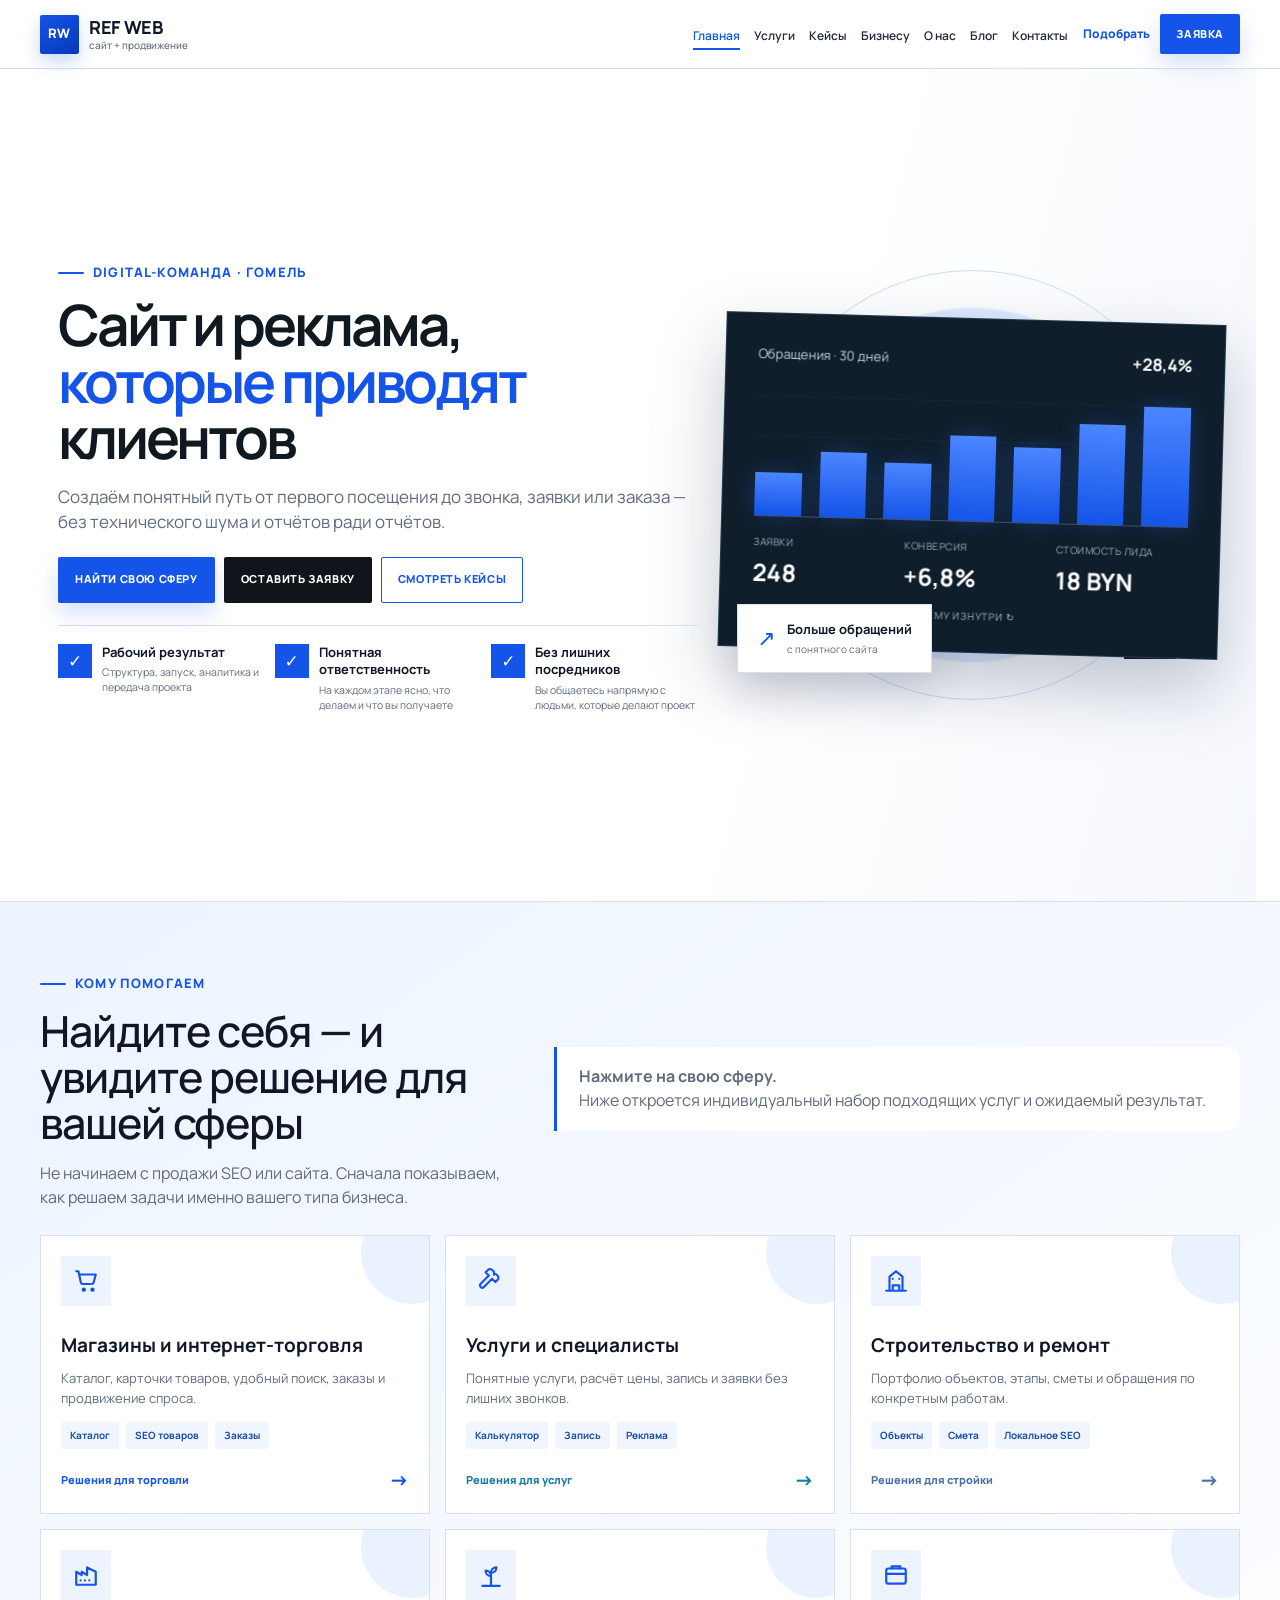
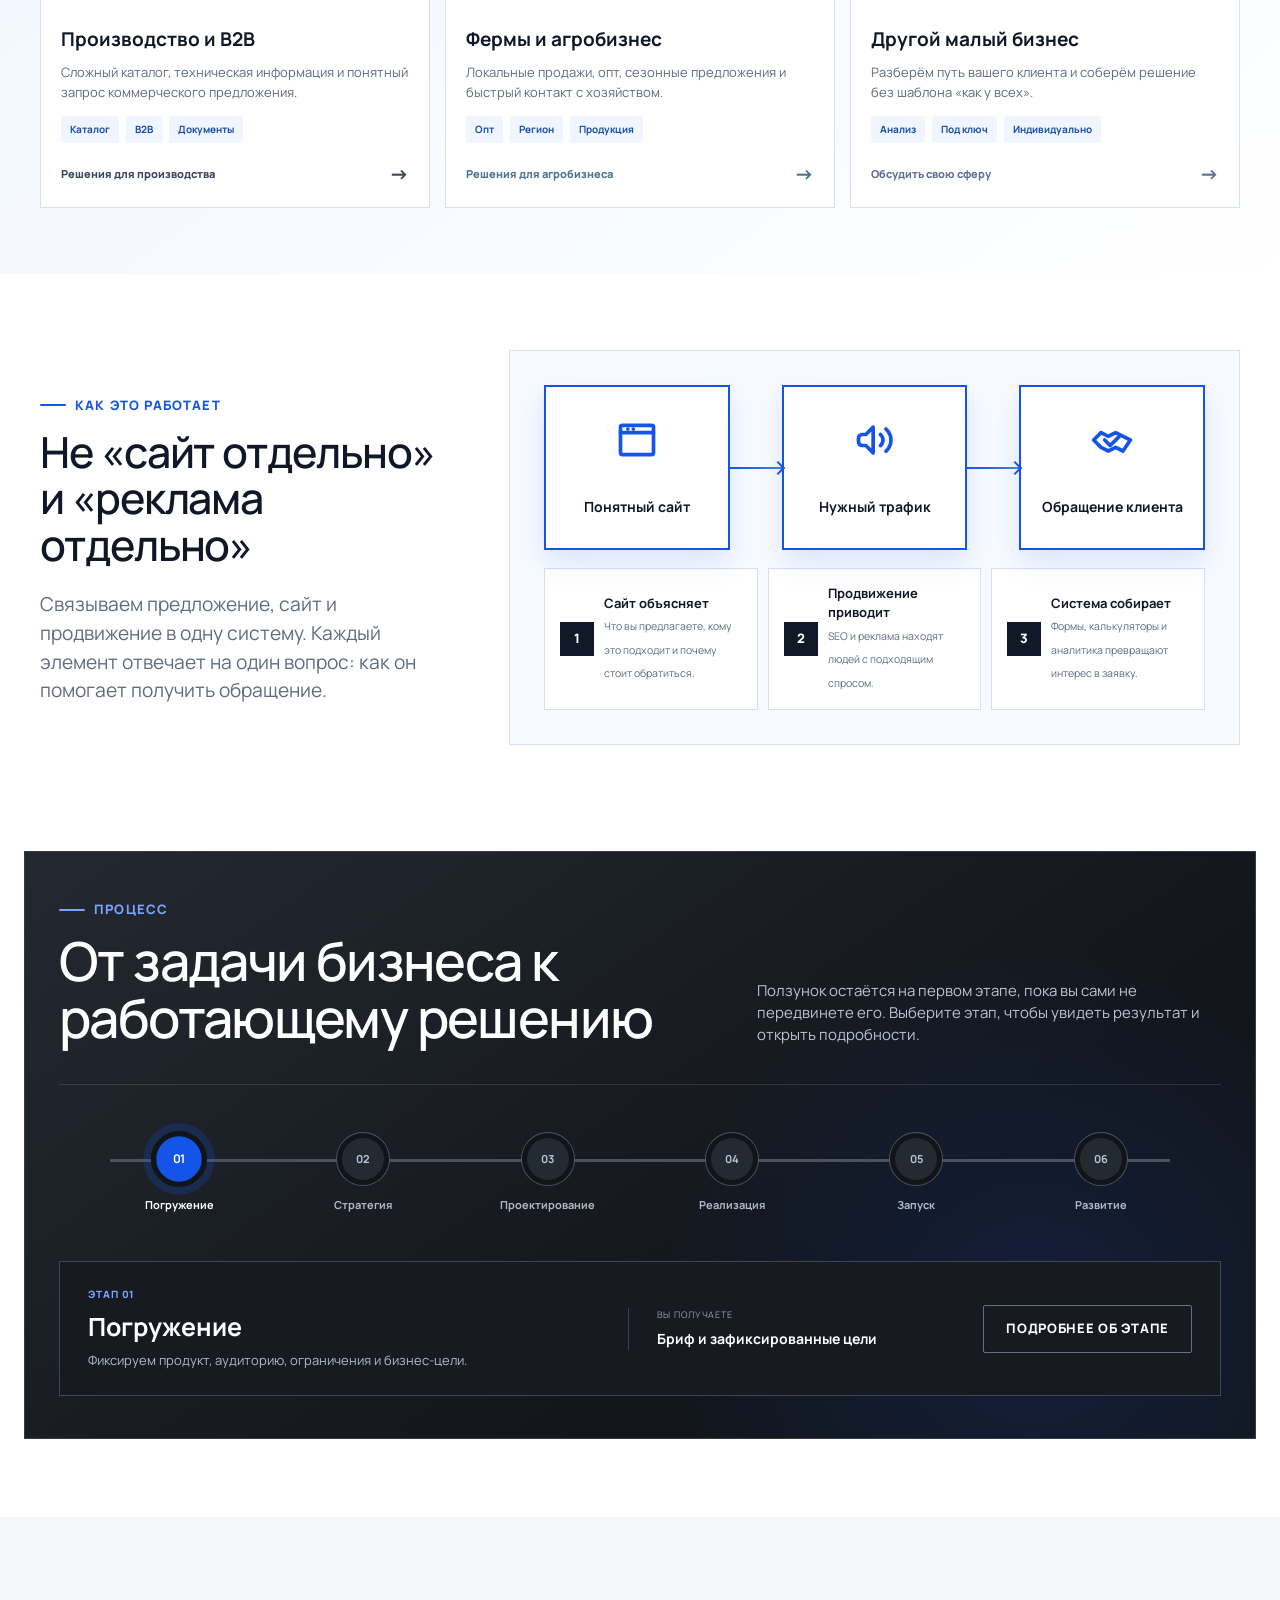
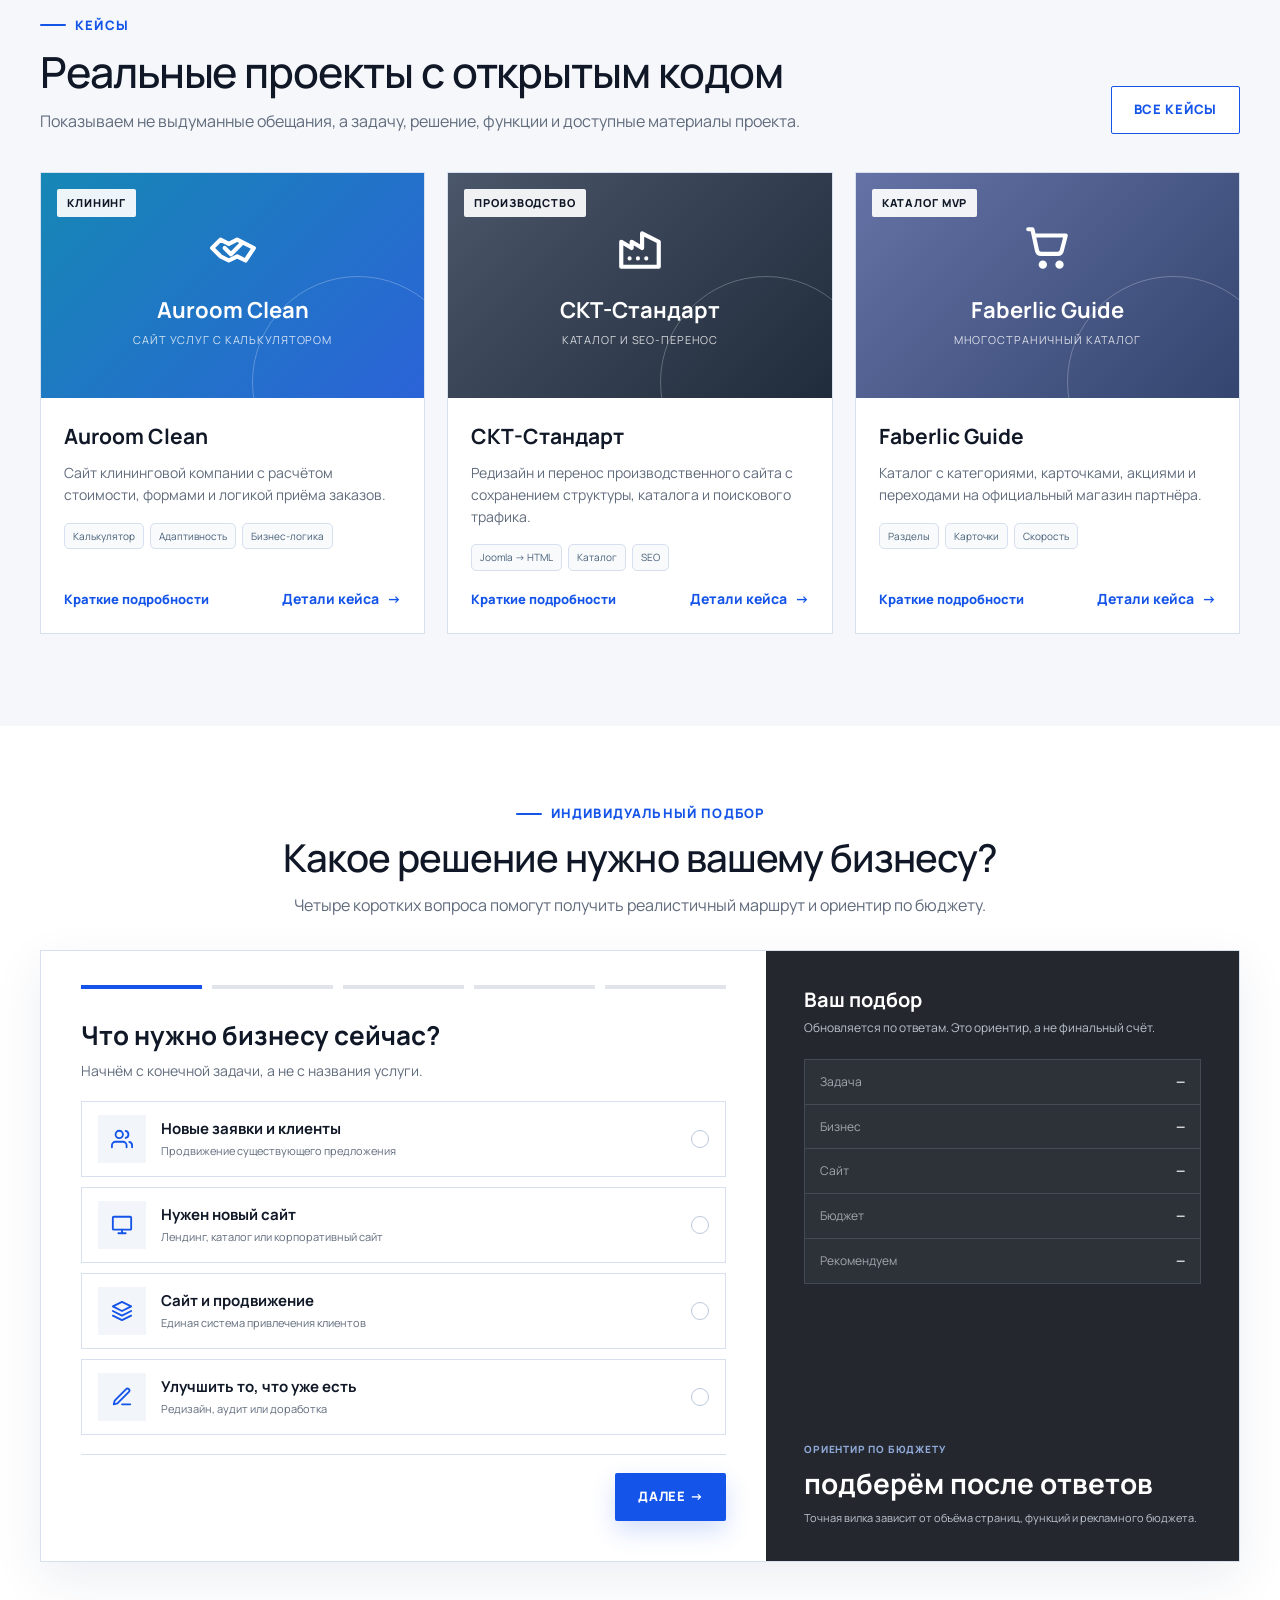
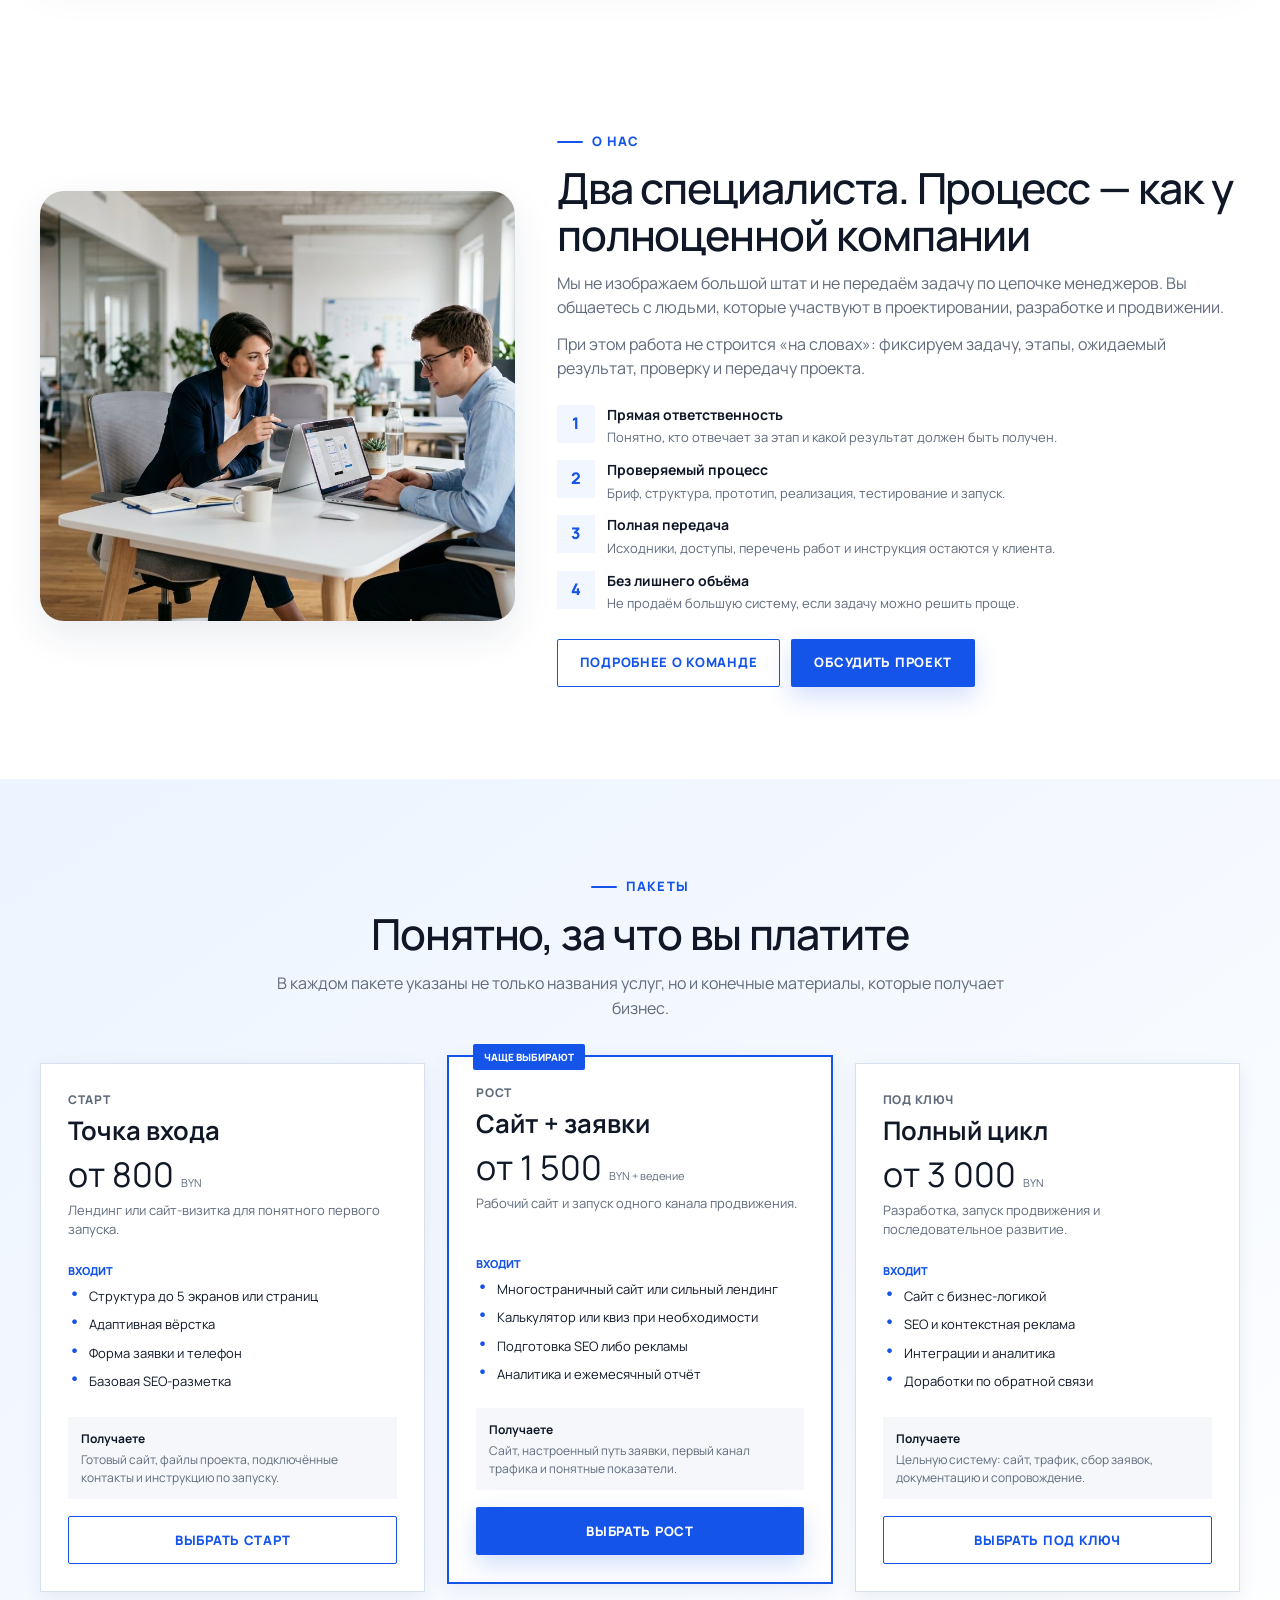
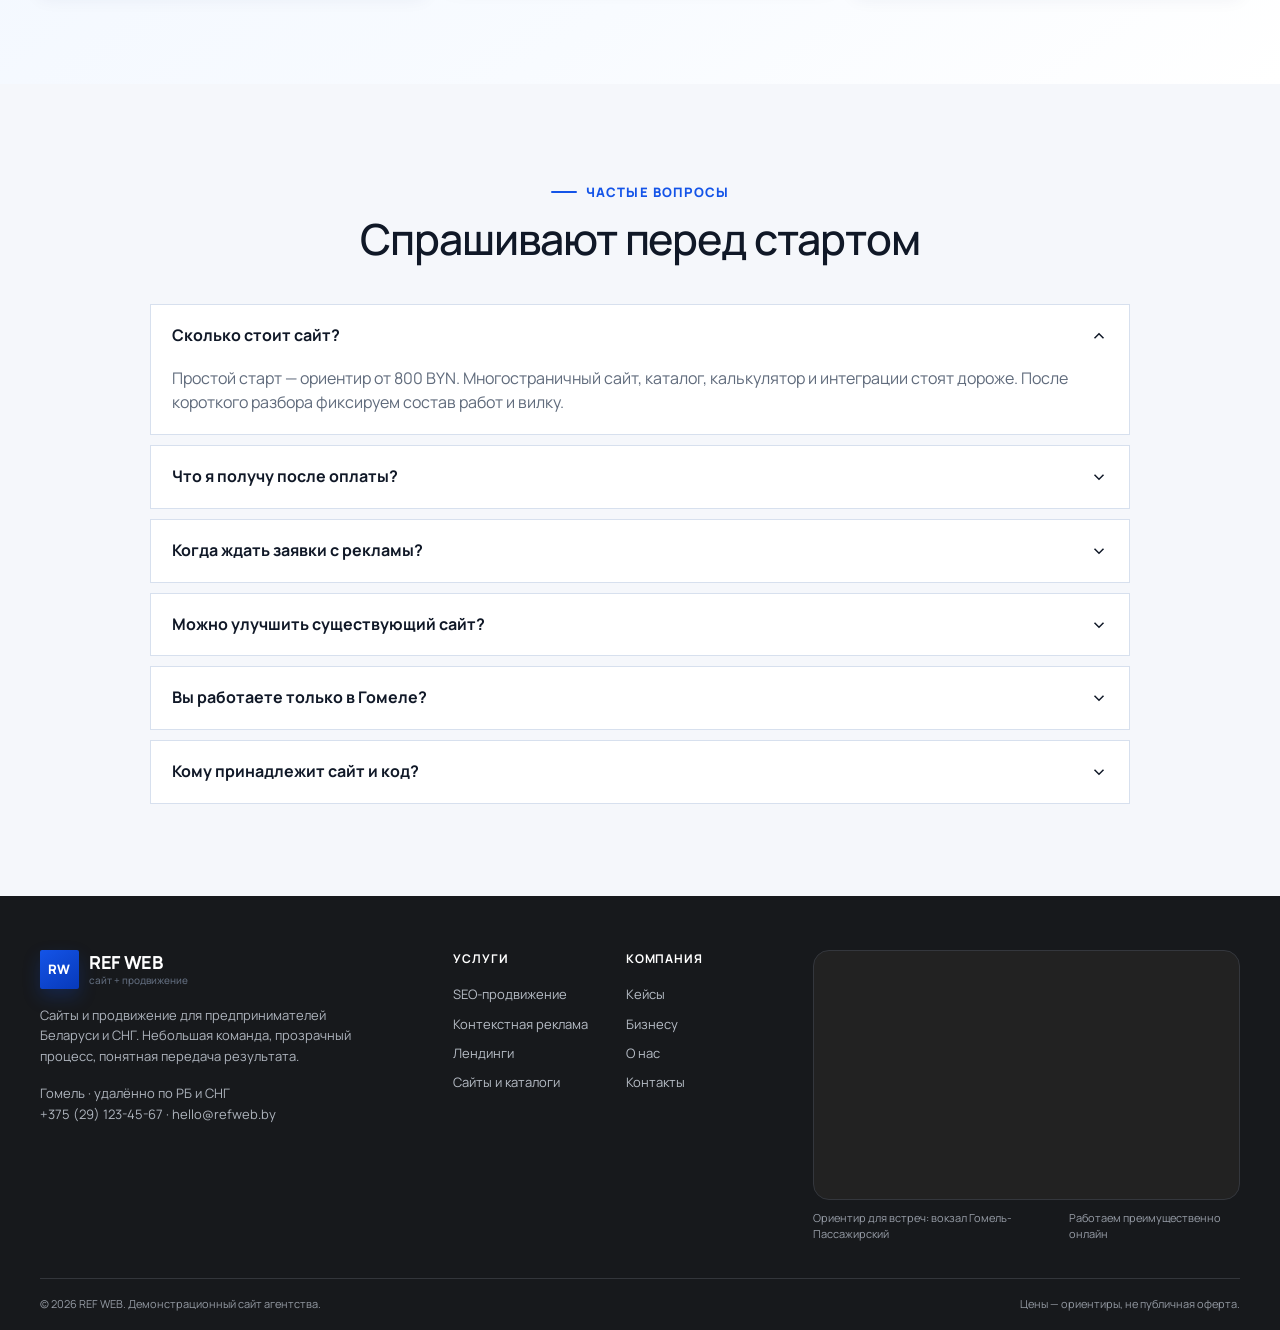
<file: index.html>
<!DOCTYPE html>

<html lang="ru"><head><meta charset="utf-8"/><meta content="width=device-width,initial-scale=1" name="viewport"/><title>REF WEB — сайты и продвижение для бизнеса</title><meta content="Понятные сайты, SEO и контекстная реклама для предпринимателей Беларуси и СНГ." name="description"/><link href="https://fonts.googleapis.com" rel="preconnect"/><link crossorigin="" href="https://fonts.gstatic.com" rel="preconnect"/><link href="https://fonts.googleapis.com/css2?family=Manrope:wght@400;500;600;700;800&amp;display=swap" rel="stylesheet"/><link href="css/styles.css" rel="stylesheet"/><link href="data:image/svg+xml,%3Csvg xmlns='http://www.w3.org/2000/svg' viewBox='0 0 32 32'%3E%3Crect width='32' height='32' rx='7' fill='%231454e8'/%3E%3Ctext x='16' y='21' text-anchor='middle' fill='white' font-family='Arial' font-size='11' font-weight='700'%3ERW%3C/text%3E%3C/svg%3E" rel="icon"/></head><body><a class="skip-link" href="#content">К содержанию</a>
<header class="site-header">
<div class="container nav-bar">
<a aria-label="REF WEB — главная" class="logo" href="index.html"><span class="logo-mark">RW</span><span class="logo-text">REF WEB<span>сайт + продвижение</span></span></a>
<nav aria-label="Основное меню" class="nav-links"><a class="active" href="index.html">Главная</a><a class="" href="pages/services.html">Услуги</a><a class="" href="pages/cases.html">Кейсы</a><a class="" href="pages/entrepreneurs.html">Бизнесу</a><a class="" href="pages/about.html">О нас</a><a class="" href="pages/blog.html">Блог</a><a class="" href="pages/contacts.html">Контакты</a></nav>
<div class="nav-actions"><a class="nav-phone" href="tel:+375291234567">+375 (29) 123-45-67</a><a class="nav-quick-link" href="pages/quiz.html">Подобрать</a><a class="btn btn-primary btn-sm" data-open-modal="" data-service="Заявка с сайта" href="#">Заявка</a><button aria-expanded="false" aria-label="Открыть меню" class="burger" data-burger=""><span></span><span></span><span></span></button></div>
</div>
<nav aria-label="Мобильное меню" class="mobile-nav" data-mobile-nav=""><a href="index.html">Главная</a><a href="pages/services.html">Услуги</a><a href="pages/cases.html">Кейсы</a><a href="pages/entrepreneurs.html">Бизнесу</a><a href="pages/about.html">О нас</a><a href="pages/blog.html">Блог</a><a href="pages/contacts.html">Контакты</a><div class="mobile-nav-actions"><a class="btn btn-outline" href="pages/quiz.html">Подобрать решение</a><a class="btn btn-primary" data-open-modal="" data-service="Заявка с сайта" href="#">Оставить заявку</a></div></nav>
</header>
<main id="content">
<section class="hero hero-v2" data-snap="">
<div class="container-wide">
<div class="hero-v2-grid">
<div class="hero-v2-copy">
<span class="eyebrow">Digital-команда · Гомель</span>
<h1 class="hero-v2-title">Сайт и реклама,<br/><span>которые приводят</span><br/>клиентов</h1>
<p class="body-lg hero-v2-lead">Создаём понятный путь от первого посещения до звонка, заявки или заказа — без технического шума и отчётов ради отчётов.</p>
<div class="hero-v2-actions">
<a class="btn btn-primary" href="#audiences">Найти свою сферу</a>
<a class="btn btn-dark" data-open-modal="" data-service="Быстрая заявка" href="#">Оставить заявку</a>
<a class="btn btn-outline" href="pages/cases.html">Смотреть кейсы</a>
</div>
<div class="hero-v2-benefits">
<div><span class="hero-check">✓</span><p><strong>Рабочий результат</strong><small>Структура, запуск, аналитика и передача проекта</small></p></div>
<div><span class="hero-check">✓</span><p><strong>Понятная ответственность</strong><small>На каждом этапе ясно, что делаем и что вы получаете</small></p></div>
<div><span class="hero-check">✓</span><p><strong>Без лишних посредников</strong><small>Вы общаетесь напрямую с людьми, которые делают проект</small></p></div>
</div>
</div>
<div aria-label="Интерактивная карточка аналитики" class="hero-analytics-wrap">
<div aria-hidden="true" class="hero-orbit"></div>
<button aria-label="Перевернуть карточку аналитики" aria-pressed="false" class="hero-analytics" data-analytics-card="" type="button">
<span class="hero-analytics-inner">
<span class="analytics-face analytics-front">
<span class="analytics-top"><span>Обращения · 30 дней</span><strong data-counter="28.4" data-suffix="%">+0%</strong></span>
<span aria-hidden="true" class="analytics-chart">
<i style="--bar:34%"></i><i style="--bar:51%"></i><i style="--bar:44%"></i><i style="--bar:67%"></i><i style="--bar:59%"></i><i style="--bar:79%"></i><i style="--bar:94%"></i>
</span>
<span class="analytics-grid">
<span><small>Заявки</small><strong data-counter="248">0</strong></span>
<span><small>Конверсия</small><strong data-counter="6.8" data-suffix="%">0%</strong></span>
<span><small>Стоимость лида</small><strong data-counter="18" data-suffix=" BYN">0 BYN</strong></span>
</span>
<span class="analytics-hint">Нажмите — посмотреть систему изнутри ↻</span>
</span>
<span class="analytics-face analytics-back">
<span class="analytics-back-label">Путь клиента</span>
<span class="analytics-pipeline">
<span><b>01</b><em>Предложение</em><small>Человек сразу понимает пользу</small></span>
<span><b>02</b><em>Трафик</em><small>Приходят люди с нужным спросом</small></span>
<span><b>03</b><em>Заявка</em><small>Форма и аналитика фиксируют результат</small></span>
</span>
<span class="analytics-hint">Нажмите — вернуться к показателям ↻</span>
</span>
</span>
</button>
<div class="analytics-callout"><span>↗</span><p><strong>Больше обращений</strong><small>с понятного сайта</small></p></div>
</div>
</div>
</div>
</section>
<section class="section section-blue" data-snap="" id="audiences"><div class="container"><div class="audience-intro"><div class="section-head reveal"><span class="eyebrow">Кому помогаем</span><h2 class="display-lg">Найдите себя — и увидите решение для вашей сферы</h2><p class="body-md">Не начинаем с продажи SEO или сайта. Сначала показываем, как решаем задачи именно вашего типа бизнеса.</p></div><div class="audience-hint reveal"><strong>Нажмите на свою сферу.</strong><br/>Ниже откроется индивидуальный набор подходящих услуг и ожидаемый результат.</div></div><div class="audience-grid">
<button class="audience-card shop reveal" data-business-card="shop"><span class="audience-icon"><svg aria-hidden="true" fill="none" height="26" stroke="currentColor" stroke-linecap="round" stroke-linejoin="round" stroke-width="2" viewbox="0 0 24 24" width="26"><path d="M3 3h2l2.2 10.2a2 2 0 0 0 2 1.6h7.9a2 2 0 0 0 2-1.6L21 6H6"></path><circle cx="10" cy="20" r="1"></circle><circle cx="18" cy="20" r="1"></circle></svg></span><h3>Магазины и интернет-торговля</h3><p>Каталог, карточки товаров, удобный поиск, заказы и продвижение спроса.</p><div class="audience-tags"><span>Каталог</span><span>SEO товаров</span><span>Заказы</span></div><div class="audience-action"><span>Решения для торговли</span><span>→</span></div></button>
<button class="audience-card service reveal" data-business-card="service"><span class="audience-icon"><svg aria-hidden="true" fill="none" height="26" stroke="currentColor" stroke-linecap="round" stroke-linejoin="round" stroke-width="2" viewbox="0 0 24 24" width="26"><path d="M14.7 6.3a4 4 0 0 0-5-5L7 4l3 3-7.5 7.5a2.1 2.1 0 0 0 3 3L13 10l3 3 2.7-2.7a4 4 0 0 0-4-5z"></path></svg></span><h3>Услуги и специалисты</h3><p>Понятные услуги, расчёт цены, запись и заявки без лишних звонков.</p><div class="audience-tags"><span>Калькулятор</span><span>Запись</span><span>Реклама</span></div><div class="audience-action"><span>Решения для услуг</span><span>→</span></div></button>
<button class="audience-card build reveal" data-business-card="build"><span class="audience-icon"><svg aria-hidden="true" fill="none" height="26" stroke="currentColor" stroke-linecap="round" stroke-linejoin="round" stroke-width="2" viewbox="0 0 24 24" width="26"><path d="M3 21h18M6 21V8l6-5 6 5v13M9 21v-5h6v5"></path><path d="M9 10h.01M15 10h.01"></path></svg></span><h3>Строительство и ремонт</h3><p>Портфолио объектов, этапы, сметы и обращения по конкретным работам.</p><div class="audience-tags"><span>Объекты</span><span>Смета</span><span>Локальное SEO</span></div><div class="audience-action"><span>Решения для стройки</span><span>→</span></div></button>
<button class="audience-card industry reveal" data-business-card="industry"><span class="audience-icon"><svg aria-hidden="true" fill="none" height="26" stroke="currentColor" stroke-linecap="round" stroke-linejoin="round" stroke-width="2" viewbox="0 0 24 24" width="26"><path d="M3 21V9l5 3V9l5 3V5l8 4v12z"></path><path d="M7 17h.01M11 17h.01M15 17h.01"></path></svg></span><h3>Производство и B2B</h3><p>Сложный каталог, техническая информация и понятный запрос коммерческого предложения.</p><div class="audience-tags"><span>Каталог</span><span>B2B</span><span>Документы</span></div><div class="audience-action"><span>Решения для производства</span><span>→</span></div></button>
<button class="audience-card farm reveal" data-business-card="farm"><span class="audience-icon"><svg aria-hidden="true" fill="none" height="26" stroke="currentColor" stroke-linecap="round" stroke-linejoin="round" stroke-width="2" viewbox="0 0 24 24" width="26"><path d="M12 22V12"></path><path d="M7 8c3 0 5 2 5 5-3 0-5-2-5-5zM17 5c-3 0-5 2-5 5 3 0 5-2 5-5z"></path><path d="M4 22h16"></path></svg></span><h3>Фермы и агробизнес</h3><p>Локальные продажи, опт, сезонные предложения и быстрый контакт с хозяйством.</p><div class="audience-tags"><span>Опт</span><span>Регион</span><span>Продукция</span></div><div class="audience-action"><span>Решения для агробизнеса</span><span>→</span></div></button>
<button class="audience-card other reveal" data-business-card="other"><span class="audience-icon"><svg aria-hidden="true" fill="none" height="26" stroke="currentColor" stroke-linecap="round" stroke-linejoin="round" stroke-width="2" viewbox="0 0 24 24" width="26"><rect height="14" rx="2" width="18" x="3" y="6"></rect><path d="M8 6V4h8v2M3 11h18"></path></svg></span><h3>Другой малый бизнес</h3><p>Разберём путь вашего клиента и соберём решение без шаблона «как у всех».</p><div class="audience-tags"><span>Анализ</span><span>Под ключ</span><span>Индивидуально</span></div><div class="audience-action"><span>Обсудить свою сферу</span><span>→</span></div></button>
</div><div class="solution-panel" data-solution-panel=""><div class="solution-visual"><div class="solution-symbol" data-solution-icon="">◆</div><div><small data-solution-label="">Сфера</small><h3 data-solution-title="">Решение</h3></div></div><div class="solution-copy"><p data-solution-intro=""></p><ul class="solution-list" data-solution-list=""></ul><div class="solution-result"><strong>Конечный результат</strong><span data-solution-result=""></span></div><div class="solution-actions"><a class="btn btn-primary" data-solution-link="" href="pages/quiz.html">Подобрать решение</a><button class="btn btn-ghost" data-solution-back="" type="button">Назад к сферам</button></div></div></div></div></section>
<section class="section how-v2" data-snap="" id="how">
<div class="container">
<div class="how-v2-grid">
<div class="how-v2-copy reveal">
<span class="eyebrow">Как это работает</span>
<h2 class="display-lg">Не «сайт отдельно» и «реклама отдельно»</h2>
<p class="body-lg">Связываем предложение, сайт и продвижение в одну систему. Каждый элемент отвечает на один вопрос: как он помогает получить обращение.</p>
</div>
<div class="how-v2-system reveal">
<div class="flow-chain flow-chain-v2">
<div class="flow-node"><svg aria-hidden="true" fill="none" height="44" stroke="currentColor" stroke-linecap="round" stroke-linejoin="round" stroke-width="2" viewbox="0 0 24 24" width="44"><rect height="16" rx="1" width="18" x="3" y="4"></rect><path d="M3 8h18M7 6h.01M10 6h.01"></path></svg><strong>Понятный сайт</strong></div>
<div class="flow-arrow"></div>
<div class="flow-node"><svg aria-hidden="true" fill="none" height="44" stroke="currentColor" stroke-linecap="round" stroke-linejoin="round" stroke-width="2" viewbox="0 0 24 24" width="44"><path d="M3 11v2a2 2 0 0 0 2 2h2l4 4V5L7 9H5a2 2 0 0 0-2 2z"></path><path d="M15 9a4 4 0 0 1 0 6M18 6a8 8 0 0 1 0 12"></path></svg><strong>Нужный трафик</strong></div>
<div class="flow-arrow"></div>
<div class="flow-node"><svg aria-hidden="true" fill="none" height="44" stroke="currentColor" stroke-linecap="round" stroke-linejoin="round" stroke-width="2" viewbox="0 0 24 24" width="44"><path d="M8 12l3 3 5-5"></path><path d="M2 12l4-4 4 2 4-2 8 4-4 6-4-2-4 2-4-2z"></path></svg><strong>Обращение клиента</strong></div>
</div>
<div class="flow-points flow-points-v2">
<div class="flow-point"><span class="num">1</span><div><strong>Сайт объясняет</strong><span>Что вы предлагаете, кому это подходит и почему стоит обратиться.</span></div></div>
<div class="flow-point"><span class="num">2</span><div><strong>Продвижение приводит</strong><span>SEO и реклама находят людей с подходящим спросом.</span></div></div>
<div class="flow-point"><span class="num">3</span><div><strong>Система собирает</strong><span>Формы, калькуляторы и аналитика превращают интерес в заявку.</span></div></div>
</div>
</div>
</div>
</div>
</section>
<section class="section process-v2-section" data-snap="" id="process">
<div class="container-wide">
<div class="process-v2 reveal" data-process="">
<div class="process-v2-head">
<div><span class="eyebrow">Процесс</span><h2 class="display-xl">От задачи бизнеса к работающему решению</h2></div>
<p>Ползунок остаётся на первом этапе, пока вы сами не передвинете его. Выберите этап, чтобы увидеть результат и открыть подробности.</p>
</div>
<div class="process-v2-body">
<div class="process-slider-wrap">
<div class="process-progress-line"><span data-process-fill=""></span></div>
<input aria-label="Выбор этапа процесса" class="process-range" data-process-range="" max="6" min="1" step="1" type="range" value="1"/>
<div class="process-markers">
<button class="process-marker active" data-process-step="1" type="button"><b>01</b><span>Погружение</span></button>
<button class="process-marker" data-process-step="2" type="button"><b>02</b><span>Стратегия</span></button>
<button class="process-marker" data-process-step="3" type="button"><b>03</b><span>Проектирование</span></button>
<button class="process-marker" data-process-step="4" type="button"><b>04</b><span>Реализация</span></button>
<button class="process-marker" data-process-step="5" type="button"><b>05</b><span>Запуск</span></button>
<button class="process-marker" data-process-step="6" type="button"><b>06</b><span>Развитие</span></button>
</div>
</div>
<div class="process-stage-card" data-process-card="">
<div><span class="process-stage-index" data-process-index="">Этап 01</span><h3 data-process-title="">Погружение</h3><p data-process-text="">Фиксируем продукт, аудиторию, ограничения и бизнес-цели.</p></div>
<div class="process-stage-result"><small>Вы получаете</small><strong data-process-result="">Бриф и зафиксированные цели</strong></div>
<button class="btn btn-outline-light" data-process-more="" type="button">Подробнее об этапе</button>
</div>
</div>
</div>
</div>
</section>
<section class="section section-cloud" data-snap="" id="cases"><div class="container"><div class="cases-head"><div class="section-head reveal"><span class="eyebrow">Кейсы</span><h2 class="display-lg">Реальные проекты с открытым кодом</h2><p class="body-md">Показываем не выдуманные обещания, а задачу, решение, функции и доступные материалы проекта.</p></div><a class="btn btn-outline" href="pages/cases.html">Все кейсы</a></div><div class="case-grid">
<article class="case-card reveal"><div class="case-cover clean"><span class="case-badge">Клининг</span><div><svg aria-hidden="true" fill="none" height="50" stroke="currentColor" stroke-linecap="round" stroke-linejoin="round" stroke-width="2" viewbox="0 0 24 24" width="50"><path d="M8 12l3 3 5-5"></path><path d="M2 12l4-4 4 2 4-2 8 4-4 6-4-2-4 2-4-2z"></path></svg><strong>Auroom Clean</strong><span>Сайт услуг с калькулятором</span></div></div><div class="case-body"><h3>Auroom Clean</h3><p>Сайт клининговой компании с расчётом стоимости, формами и логикой приёма заказов.</p><div class="case-tags"><span>Калькулятор</span><span>Адаптивность</span><span>Бизнес-логика</span></div><div class="case-details"><div class="case-details-inner"><div class="case-details-content"><span><strong>Задача:</strong> убрать барьер звонка ради цены.</span><span><strong>Решение:</strong> интерактивный расчёт и понятный путь заказа.</span><span><strong>Результат:</strong> клиент получает ориентир до разговора с менеджером.</span></div></div></div><div class="case-footer"><button class="case-toggle" data-case-toggle="">Краткие подробности</button><a class="btn-text" href="pages/case-auroom.html">Детали кейса</a></div></div></article>
<article class="case-card reveal"><div class="case-cover skt"><span class="case-badge">Производство</span><div><svg aria-hidden="true" fill="none" height="50" stroke="currentColor" stroke-linecap="round" stroke-linejoin="round" stroke-width="2" viewbox="0 0 24 24" width="50"><path d="M3 21V9l5 3V9l5 3V5l8 4v12z"></path><path d="M7 17h.01M11 17h.01M15 17h.01"></path></svg><strong>СКТ-Стандарт</strong><span>Каталог и SEO-перенос</span></div></div><div class="case-body"><h3>СКТ-Стандарт</h3><p>Редизайн и перенос производственного сайта с сохранением структуры, каталога и поискового трафика.</p><div class="case-tags"><span>Joomla → HTML</span><span>Каталог</span><span>SEO</span></div><div class="case-details"><div class="case-details-inner"><div class="case-details-content"><span><strong>Задача:</strong> обновить большой устаревший сайт.</span><span><strong>Решение:</strong> новая структура и аккуратный перенос страниц.</span><span><strong>Результат:</strong> быстрый каталог без потери важных URL.</span></div></div></div><div class="case-footer"><button class="case-toggle" data-case-toggle="">Краткие подробности</button><a class="btn-text" href="pages/case-skt.html">Детали кейса</a></div></div></article>
<article class="case-card reveal"><div class="case-cover faberlic"><span class="case-badge">Каталог MVP</span><div><svg aria-hidden="true" fill="none" height="50" stroke="currentColor" stroke-linecap="round" stroke-linejoin="round" stroke-width="2" viewbox="0 0 24 24" width="50"><path d="M3 3h2l2.2 10.2a2 2 0 0 0 2 1.6h7.9a2 2 0 0 0 2-1.6L21 6H6"></path><circle cx="10" cy="20" r="1"></circle><circle cx="18" cy="20" r="1"></circle></svg><strong>Faberlic Guide</strong><span>Многостраничный каталог</span></div></div><div class="case-body"><h3>Faberlic Guide</h3><p>Каталог с категориями, карточками, акциями и переходами на официальный магазин партнёра.</p><div class="case-tags"><span>Разделы</span><span>Карточки</span><span>Скорость</span></div><div class="case-details"><div class="case-details-inner"><div class="case-details-content"><span><strong>Задача:</strong> собрать удобный MVP без собственной корзины.</span><span><strong>Решение:</strong> каталог с партнёрскими переходами.</span><span><strong>Результат:</strong> понятная витрина для дальнейшего SEO-развития.</span></div></div></div><div class="case-footer"><button class="case-toggle" data-case-toggle="">Краткие подробности</button><a class="btn-text" href="pages/case-faberlic.html">Детали кейса</a></div></div></article>
</div></div></section>
<section class="section section-white" data-snap="" id="quiz"><div class="container"><div class="section-head center reveal"><span class="eyebrow">Индивидуальный подбор</span><h2 class="display-lg">Какое решение нужно вашему бизнесу?</h2><p class="body-md">Четыре коротких вопроса помогут получить реалистичный маршрут и ориентир по бюджету.</p></div><div class="quiz-shell" data-quiz="">
<div class="quiz-main"><div class="prefill-note" data-prefill-note=""></div><div class="quiz-progress"></div>
<div class="quiz-step active" data-field="goal" data-requires="goal"><h3>Что нужно бизнесу сейчас?</h3><p>Начнём с конечной задачи, а не с названия услуги.</p><div class="quiz-options"><button class="quiz-option" data-group="goal" data-option="clients" type="button"><span class="quiz-option-icon"><svg viewbox="0 0 24 24"><path d="M17 21v-2a4 4 0 0 0-4-4H5a4 4 0 0 0-4 4v2"></path><circle cx="9" cy="7" r="4"></circle><path d="M23 21v-2a4 4 0 0 0-3-3.87M16 3.13a4 4 0 0 1 0 7.75"></path></svg></span><span><strong>Новые заявки и клиенты</strong><small>Продвижение существующего предложения</small></span></button><button class="quiz-option" data-group="goal" data-option="site" type="button"><span class="quiz-option-icon"><svg viewbox="0 0 24 24"><rect height="14" rx="1" width="20" x="2" y="3"></rect><path d="M8 21h8M12 17v4"></path></svg></span><span><strong>Нужен новый сайт</strong><small>Лендинг, каталог или корпоративный сайт</small></span></button><button class="quiz-option" data-group="goal" data-option="both" type="button"><span class="quiz-option-icon"><svg viewbox="0 0 24 24"><path d="M12 2 2 7l10 5 10-5-10-5Z"></path><path d="m2 17 10 5 10-5M2 12l10 5 10-5"></path></svg></span><span><strong>Сайт и продвижение</strong><small>Единая система привлечения клиентов</small></span></button><button class="quiz-option" data-group="goal" data-option="improve" type="button"><span class="quiz-option-icon"><svg viewbox="0 0 24 24"><path d="M12 20h9M16.5 3.5a2.12 2.12 0 0 1 3 3L7 19l-4 1 1-4L16.5 3.5Z"></path></svg></span><span><strong>Улучшить то, что уже есть</strong><small>Редизайн, аудит или доработка</small></span></button></div></div>
<div class="quiz-step" data-field="business" data-requires="business"><h3>Чем занимается ваш бизнес?</h3><p>Это влияет на структуру сайта и подходящие каналы продвижения.</p><div class="quiz-options"><button class="quiz-option" data-group="business" data-option="shop" type="button"><span class="quiz-option-icon">🛒</span><span><strong>Магазин / торговля</strong><small>Товары, каталог, доставка</small></span></button><button class="quiz-option" data-group="business" data-option="service" type="button"><span class="quiz-option-icon">🛠</span><span><strong>Услуги / специалисты</strong><small>Мастер, клининг, салон, сервис</small></span></button><button class="quiz-option" data-group="business" data-option="build" type="button"><span class="quiz-option-icon">🏗</span><span><strong>Строительство / ремонт</strong><small>Объекты, сметы, региональные заявки</small></span></button><button class="quiz-option" data-group="business" data-option="industry" type="button"><span class="quiz-option-icon">🏭</span><span><strong>Производство / B2B</strong><small>Каталог, документы, запрос КП</small></span></button><button class="quiz-option" data-group="business" data-option="farm" type="button"><span class="quiz-option-icon">🌱</span><span><strong>Ферма / агробизнес</strong><small>Локальные продажи, опт</small></span></button><button class="quiz-option" data-group="business" data-option="other" type="button"><span class="quiz-option-icon">💼</span><span><strong>Другой бизнес</strong><small>Разберём индивидуально</small></span></button></div></div>
<div class="quiz-step" data-field="site" data-requires="site"><h3>Что сейчас с сайтом?</h3><p>Не всегда нужно делать всё заново.</p><div class="quiz-options"><button class="quiz-option" data-group="site" data-option="none" type="button"><span class="quiz-option-icon">＋</span><span><strong>Сайта пока нет</strong><small>Начинаем с структуры и предложения</small></span></button><button class="quiz-option" data-group="site" data-option="old" type="button"><span class="quiz-option-icon">↻</span><span><strong>Есть, но устарел</strong><small>Нужен редизайн или перенос</small></span></button><button class="quiz-option" data-group="site" data-option="ok" type="button"><span class="quiz-option-icon">✓</span><span><strong>Есть и работает</strong><small>Можно усиливать трафик и конверсию</small></span></button><button class="quiz-option" data-group="site" data-option="landing" type="button"><span class="quiz-option-icon">▤</span><span><strong>Есть визитка / лендинг</strong><small>Возможно, требуется развитие</small></span></button></div></div>
<div class="quiz-step" data-field="budget" data-requires="budget"><h3>Какой бюджет комфортен?</h3><p>Это не окончательная цена, а способ подобрать реалистичный старт.</p><div class="quiz-options"><button class="quiz-option" data-group="budget" data-option="start" type="button"><span class="quiz-option-icon">₽</span><span><strong>До 500 BYN в месяц</strong><small>Небольшой тест или точечные работы</small></span></button><button class="quiz-option" data-group="budget" data-option="mid" type="button"><span class="quiz-option-icon">₽₽</span><span><strong>500–1 500 BYN в месяц</strong><small>Рабочий старт для малого бизнеса</small></span></button><button class="quiz-option" data-group="budget" data-option="growth" type="button"><span class="quiz-option-icon">₽₽₽</span><span><strong>1 500–3 000 BYN в месяц</strong><small>Разработка и активное продвижение</small></span></button><button class="quiz-option" data-group="budget" data-option="max" type="button"><span class="quiz-option-icon">↗</span><span><strong>От 3 000 BYN в месяц</strong><small>Полный цикл и развитие</small></span></button><button class="quiz-option" data-group="budget" data-option="unknown" type="button"><span class="quiz-option-icon">?</span><span><strong>Пока не определился</strong><small>Поможем расставить приоритеты</small></span></button></div></div>
<div class="quiz-step" data-field="contact"><h3>Куда прислать рекомендацию?</h3><p>Оставьте контакт — в демо данные никуда не отправляются.</p><form class="form-grid"><div class="field"><label>Имя</label><input name="name" placeholder="Как обращаться"/></div><div class="field"><label>Телефон *</label><input name="phone" placeholder="+375 (__) ___-__-__" required="" type="tel"/></div><div class="field full"><label>Комментарий</label><textarea name="comment" placeholder="Что важно учесть"></textarea></div><div class="field full"><button class="btn btn-primary" type="submit">Получить рекомендацию</button></div></form></div>
<div class="quiz-success"><div style="font-size:46px">✓</div><h3 class="display-sm">Ответы сохранены</h3><p class="body-md">Это демонстрационная версия. После подключения формы заявка сможет уходить в Telegram, CRM или на почту.</p></div>
<div class="quiz-nav"><button class="btn btn-ghost" data-prev="" type="button">Назад</button><button class="btn btn-primary" data-next="" type="button">Далее →</button></div>
</div>
<aside class="quiz-side"><h3>Ваш подбор</h3><p>Обновляется по ответам. Это ориентир, а не финальный счёт.</p><div class="quiz-summary"><div class="quiz-row"><span>Задача</span><strong data-sum-goal="">—</strong></div><div class="quiz-row"><span>Бизнес</span><strong data-sum-business="">—</strong></div><div class="quiz-row"><span>Сайт</span><strong data-sum-site="">—</strong></div><div class="quiz-row"><span>Бюджет</span><strong data-sum-budget="">—</strong></div><div class="quiz-row"><span>Рекомендуем</span><strong data-sum-services="">—</strong></div></div><div class="quiz-estimate"><small>Ориентир по бюджету</small><strong data-estimate="">подберём после ответов</strong><p>Точная вилка зависит от объёма страниц, функций и рекламного бюджета.</p></div></aside>
</div></div></section>
<section class="section" data-snap=""><div class="container"><div class="about-mini"><div class="about-photo reveal"><img alt="Обсуждение проекта небольшой командой" src="images/about-team.jpg"/></div><div class="about-copy reveal"><span class="eyebrow">О нас</span><h2 class="display-lg">Два специалиста. Процесс — как у полноценной компании</h2><p>Мы не изображаем большой штат и не передаём задачу по цепочке менеджеров. Вы общаетесь с людьми, которые участвуют в проектировании, разработке и продвижении.</p><p>При этом работа не строится «на словах»: фиксируем задачу, этапы, ожидаемый результат, проверку и передачу проекта.</p><div class="about-points"><div class="about-point"><i>1</i><div><strong>Прямая ответственность</strong><span>Понятно, кто отвечает за этап и какой результат должен быть получен.</span></div></div><div class="about-point"><i>2</i><div><strong>Проверяемый процесс</strong><span>Бриф, структура, прототип, реализация, тестирование и запуск.</span></div></div><div class="about-point"><i>3</i><div><strong>Полная передача</strong><span>Исходники, доступы, перечень работ и инструкция остаются у клиента.</span></div></div><div class="about-point"><i>4</i><div><strong>Без лишнего объёма</strong><span>Не продаём большую систему, если задачу можно решить проще.</span></div></div></div><div class="about-actions"><a class="btn btn-outline" href="pages/about.html">Подробнее о команде</a><a class="btn btn-primary" data-open-modal="" data-service="Знакомство с REF WEB" href="#">Обсудить проект</a></div></div></div></div></section>
<section class="section section-blue" data-snap="" id="packages"><div class="container"><div class="section-head center reveal"><span class="eyebrow">Пакеты</span><h2 class="display-lg">Понятно, за что вы платите</h2><p class="body-md">В каждом пакете указаны не только названия услуг, но и конечные материалы, которые получает бизнес.</p></div><div class="pricing-grid">
<article class="price-card reveal"><span class="tier">Старт</span><h3 class="display-sm">Точка входа</h3><div class="amount">от 800 <span>BYN</span></div><p class="price-desc">Лендинг или сайт-визитка для понятного первого запуска.</p><div class="price-section-label">Входит</div><ul class="price-list"><li>Структура до 5 экранов или страниц</li><li>Адаптивная вёрстка</li><li>Форма заявки и телефон</li><li>Базовая SEO-разметка</li></ul><div class="price-result"><strong>Получаете</strong>Готовый сайт, файлы проекта, подключённые контакты и инструкцию по запуску.</div><a class="btn btn-outline" data-open-modal="" data-service="Пакет Старт" href="#">Выбрать Старт</a></article>
<article class="price-card featured reveal"><span class="price-badge">Чаще выбирают</span><span class="tier">Рост</span><h3 class="display-sm">Сайт + заявки</h3><div class="amount">от 1 500 <span>BYN + ведение</span></div><p class="price-desc">Рабочий сайт и запуск одного канала продвижения.</p><div class="price-section-label">Входит</div><ul class="price-list"><li>Многостраничный сайт или сильный лендинг</li><li>Калькулятор или квиз при необходимости</li><li>Подготовка SEO либо рекламы</li><li>Аналитика и ежемесячный отчёт</li></ul><div class="price-result"><strong>Получаете</strong>Сайт, настроенный путь заявки, первый канал трафика и понятные показатели.</div><a class="btn btn-primary" data-open-modal="" data-service="Пакет Рост" href="#">Выбрать Рост</a></article>
<article class="price-card reveal"><span class="tier">Под ключ</span><h3 class="display-sm">Полный цикл</h3><div class="amount">от 3 000 <span>BYN</span></div><p class="price-desc">Разработка, запуск продвижения и последовательное развитие.</p><div class="price-section-label">Входит</div><ul class="price-list"><li>Сайт с бизнес-логикой</li><li>SEO и контекстная реклама</li><li>Интеграции и аналитика</li><li>Доработки по обратной связи</li></ul><div class="price-result"><strong>Получаете</strong>Цельную систему: сайт, трафик, сбор заявок, документацию и сопровождение.</div><a class="btn btn-outline" data-open-modal="" data-service="Пакет Под ключ" href="#">Выбрать Под ключ</a></article>
</div></div></section>
<section class="section section-cloud" data-snap="" id="faq"><div class="container"><div class="section-head center reveal"><span class="eyebrow">Частые вопросы</span><h2 class="display-lg">Спрашивают перед стартом</h2></div><div class="faq-list reveal">
<div class="faq-item open"><button class="faq-q">Сколько стоит сайт? <svg fill="none" height="18" stroke="currentColor" stroke-width="2" viewbox="0 0 24 24" width="18"><path d="m6 9 6 6 6-6"></path></svg></button><div class="faq-a"><div>Простой старт — ориентир от 800 BYN. Многостраничный сайт, каталог, калькулятор и интеграции стоят дороже. После короткого разбора фиксируем состав работ и вилку.</div></div></div>
<div class="faq-item"><button class="faq-q">Что я получу после оплаты? <svg fill="none" height="18" stroke="currentColor" stroke-width="2" viewbox="0 0 24 24" width="18"><path d="m6 9 6 6 6-6"></path></svg></button><div class="faq-a"><div>Согласованные страницы и функции, файлы проекта или доступы, подключённые формы, базовые настройки, перечень выполненного и инструкцию. Конкретный список закрепляется до начала работ.</div></div></div>
<div class="faq-item"><button class="faq-q">Когда ждать заявки с рекламы? <svg fill="none" height="18" stroke="currentColor" stroke-width="2" viewbox="0 0 24 24" width="18"><path d="m6 9 6 6 6-6"></path></svg></button><div class="faq-a"><div>Контекстная реклама может дать первые обращения после запуска, но результат зависит от спроса, предложения, сайта и бюджета. SEO требует больше времени и работает как долгосрочный канал.</div></div></div>
<div class="faq-item"><button class="faq-q">Можно улучшить существующий сайт? <svg fill="none" height="18" stroke="currentColor" stroke-width="2" viewbox="0 0 24 24" width="18"><path d="m6 9 6 6 6-6"></path></svg></button><div class="faq-a"><div>Да. Сначала проверим структуру, мобильную версию, скорость, формы и SEO. Иногда выгоднее точечно исправить слабые места, чем полностью переделывать проект.</div></div></div>
<div class="faq-item"><button class="faq-q">Вы работаете только в Гомеле? <svg fill="none" height="18" stroke="currentColor" stroke-width="2" viewbox="0 0 24 24" width="18"><path d="m6 9 6 6 6-6"></path></svg></button><div class="faq-a"><div>Мы базируемся в Гомеле, но проектирование, разработка и продвижение удобно выполняются удалённо по Беларуси и СНГ.</div></div></div>
<div class="faq-item"><button class="faq-q">Кому принадлежит сайт и код? <svg fill="none" height="18" stroke="currentColor" stroke-width="2" viewbox="0 0 24 24" width="18"><path d="m6 9 6 6 6-6"></path></svg></button><div class="faq-a"><div>После выполнения согласованных условий клиент получает проект и доступы в объёме, указанном в договорённости. Для открытых кейсов отдельно размещаем демонстрационный код на GitHub.</div></div></div>
</div></div></section>
</main><footer class="footer">
<div class="container">
<div class="footer-main">
<div class="footer-brand"><a class="logo" href="index.html"><span class="logo-mark">RW</span><span class="logo-text">REF WEB<span>сайт + продвижение</span></span></a><p>Сайты и продвижение для предпринимателей Беларуси и СНГ. Небольшая команда, прозрачный процесс, понятная передача результата.</p><p>Гомель · удалённо по РБ и СНГ<br/><a href="tel:+375291234567">+375 (29) 123-45-67</a> · <a href="mailto:hello@refweb.by">hello@refweb.by</a></p></div>
<div class="footer-links-grid">
<div class="footer-col"><h4>Услуги</h4><a href="pages/services.html#seo">SEO-продвижение</a><a href="pages/services.html#ppc">Контекстная реклама</a><a href="pages/services.html#landing">Лендинги</a><a href="pages/services.html#custom">Сайты и каталоги</a></div>
<div class="footer-col"><h4>Компания</h4><a href="pages/cases.html">Кейсы</a><a href="pages/entrepreneurs.html">Бизнесу</a><a href="pages/about.html">О нас</a><a href="pages/contacts.html">Контакты</a></div>
</div>
<div class="footer-map-wrap"><div class="footer-map"><iframe loading="lazy" src="https://yandex.ru/map-widget/v1/?text=%D0%96%D0%B5%D0%BB%D0%B5%D0%B7%D0%BD%D0%BE%D0%B4%D0%BE%D1%80%D0%BE%D0%B6%D0%BD%D1%8B%D0%B9%20%D0%B2%D0%BE%D0%BA%D0%B7%D0%B0%D0%BB%20%D0%93%D0%BE%D0%BC%D0%B5%D0%BB%D1%8C-%D0%9F%D0%B0%D1%81%D1%81%D0%B0%D0%B6%D0%B8%D1%80%D1%81%D0%BA%D0%B8%D0%B9&amp;z=16" title="Яндекс Карта — железнодорожный вокзал Гомеля"></iframe></div><div class="footer-map-label"><span>Ориентир для встреч: вокзал Гомель-Пассажирский</span><span>Работаем преимущественно онлайн</span></div></div>
</div>
<div class="footer-bottom"><span>© 2026 REF WEB. Демонстрационный сайт агентства.</span><span>Цены — ориентиры, не публичная оферта.</span></div>
</div>
</footer><div class="process-modal" data-process-modal=""><div aria-labelledby="process-modal-title" aria-modal="true" class="process-modal-dialog" role="dialog"><button aria-label="Закрыть" class="process-modal-close" data-process-close="">×</button><span class="eyebrow" data-process-modal-index="">Этап 01</span><h2 class="display-lg" data-process-modal-title="" id="process-modal-title">Погружение</h2><div class="process-modal-grid"><div><h3>Что делаем</h3><p data-process-modal-do=""></p></div><div><h3>Что нужно от клиента</h3><p data-process-modal-client=""></p></div><div><h3>Что передаём</h3><p data-process-modal-result=""></p></div><div><h3>Ориентир по сроку</h3><p data-process-modal-time=""></p></div></div><button class="btn btn-primary" data-open-modal="" data-service="Обсуждение проекта" type="button">Обсудить проект</button></div></div><div class="modal" data-modal=""><div aria-labelledby="modal-title" aria-modal="true" class="modal-dialog" role="dialog"><button aria-label="Закрыть" class="modal-close" data-close-modal="">×</button><span class="eyebrow">Связаться</span><h2 class="display-md" id="modal-title">Расскажите о задаче</h2><p class="body-md" style="margin:10px 0 20px">Перезвоним, уточним задачу и назовём понятный следующий шаг. Без обязательного прохождения подбора.</p><form class="form-grid" data-lead-form=""><div class="field"><label>Ваше имя</label><input name="name" placeholder="Как обращаться"/></div><div class="field"><label>Телефон *</label><input name="phone" placeholder="+375 (__) ___-__-__" required="" type="tel"/></div><div class="field full"><label>Что нужно</label><select name="service"><option>Консультация</option><option>Сайт</option><option>Лендинг</option><option>SEO</option><option>Контекстная реклама</option><option>Сайт + продвижение</option><option>Заявка с сайта</option></select></div><div class="field full"><label>Комментарий</label><textarea name="comment" placeholder="Коротко о бизнесе и задаче"></textarea></div><div class="field full"><label class="consent"><input checked="" required="" type="checkbox"/> <span>Согласен с обработкой персональных данных в РБ.</span></label></div><div class="field full"><button class="btn btn-primary" type="submit">Оставить заявку</button></div></form></div></div><script src="js/main.js"></script></body></html>
</file>
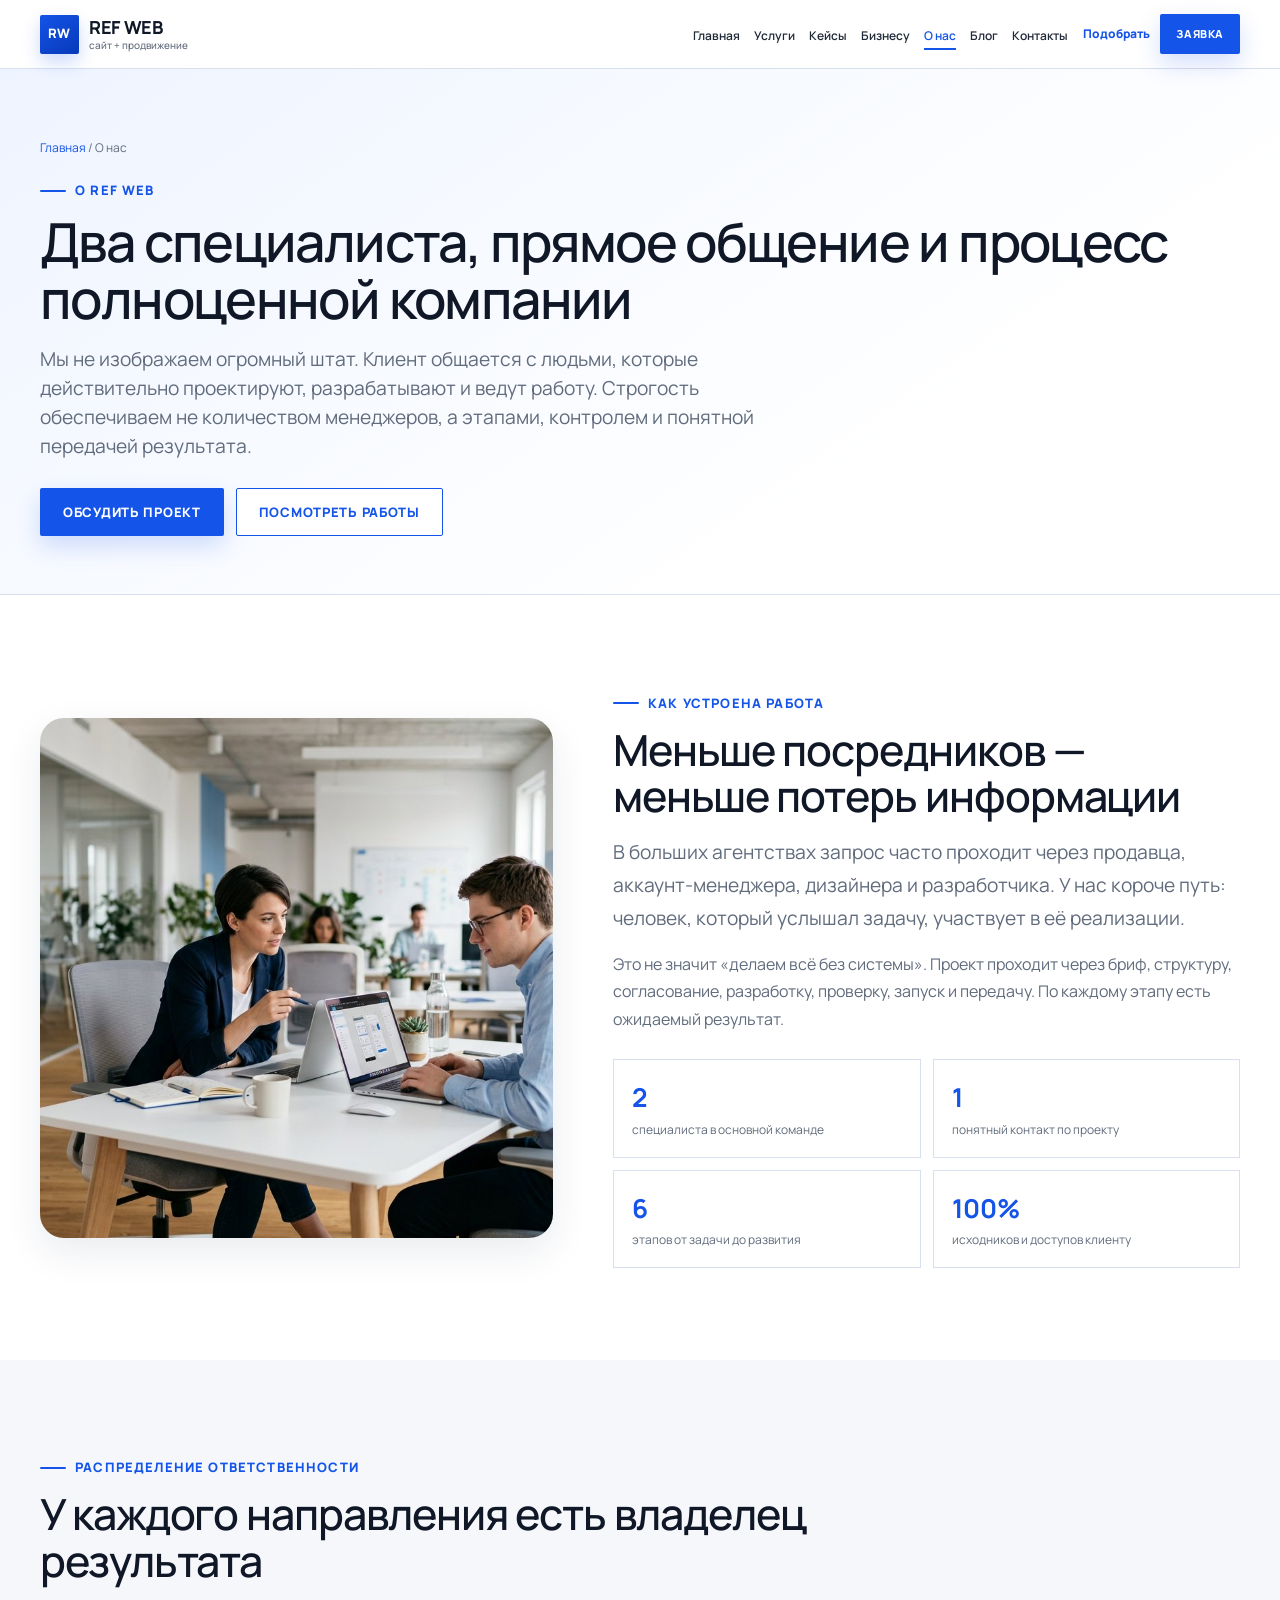
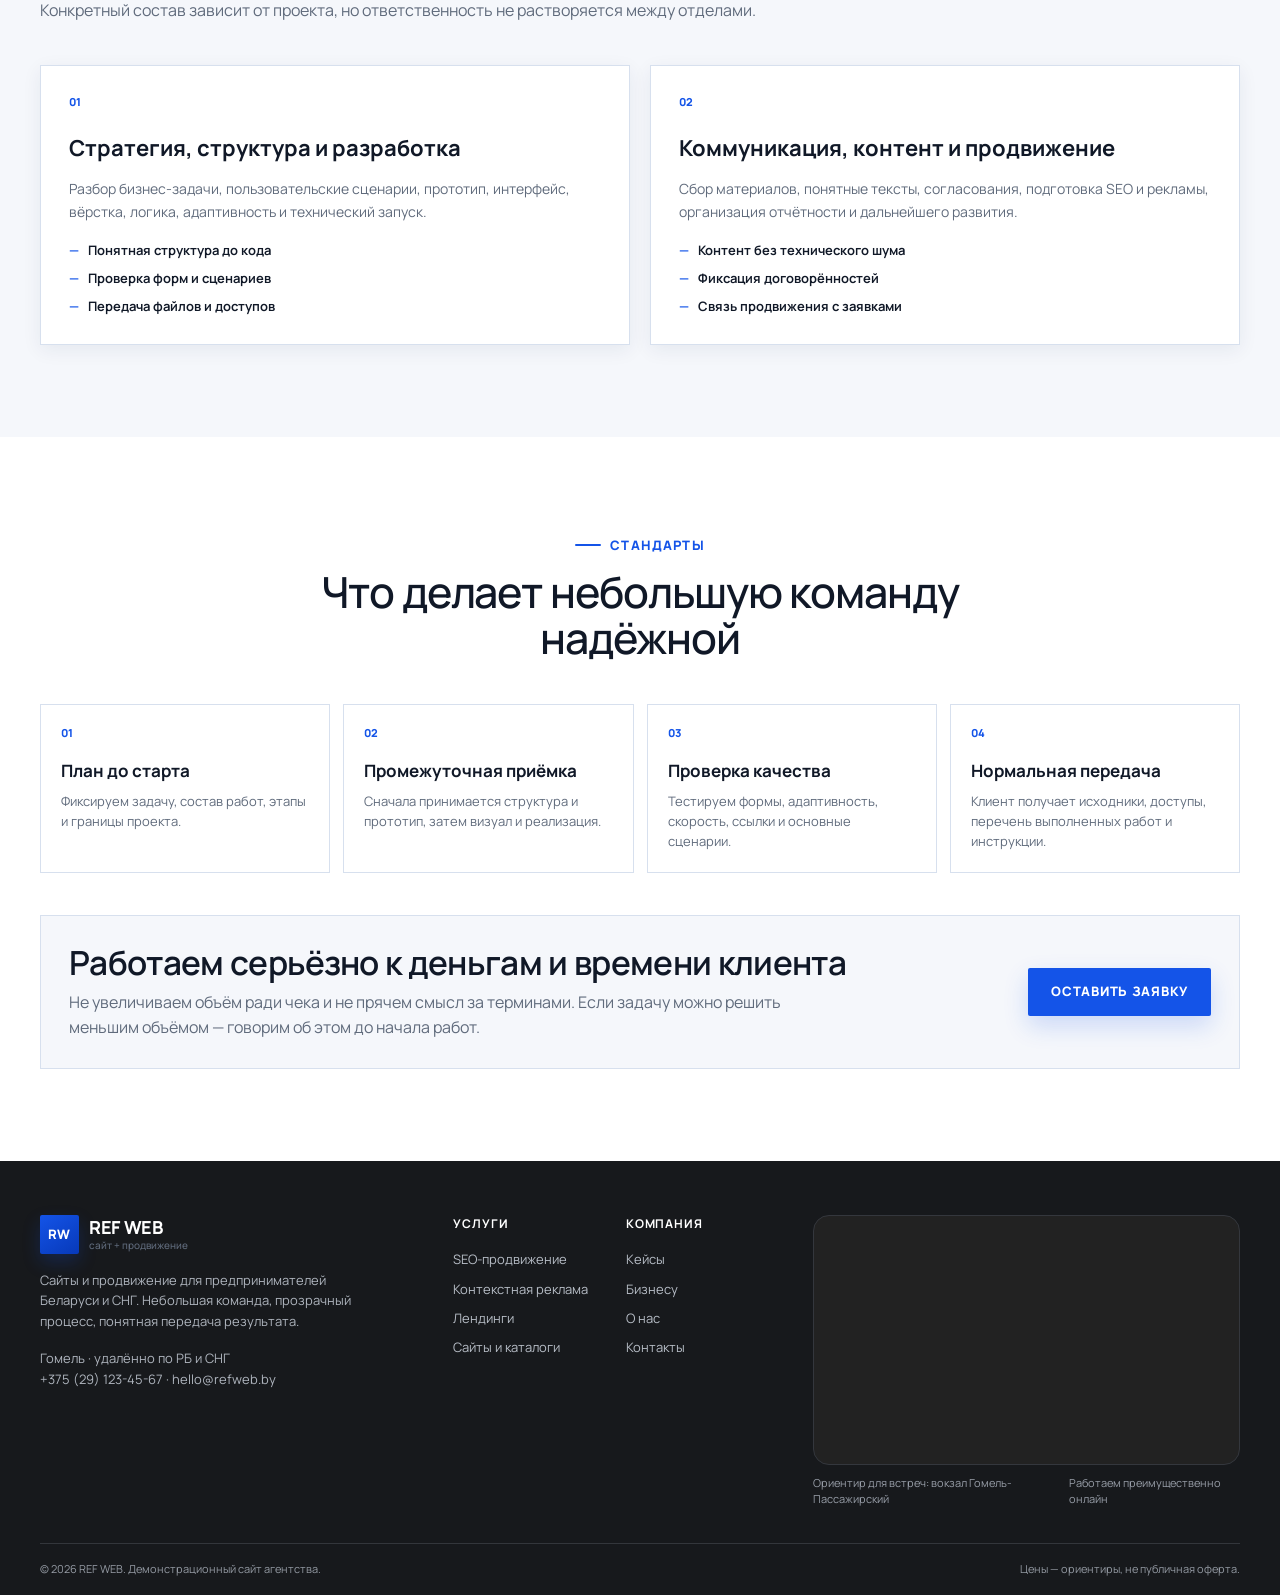
<file: pages/about.html>
<!DOCTYPE html>
<html lang="ru"><head><meta charset="utf-8"/><meta content="width=device-width,initial-scale=1" name="viewport"/><title>О команде REF WEB</title><meta content="Как работает компактная команда REF WEB: роли, этапы, контроль качества и передача результата." name="description"/><link href="https://fonts.googleapis.com" rel="preconnect"/><link crossorigin="" href="https://fonts.gstatic.com" rel="preconnect"/><link href="https://fonts.googleapis.com/css2?family=Manrope:wght@400;500;600;700;800&amp;display=swap" rel="stylesheet"/><link href="../css/styles.css" rel="stylesheet"/><link href="data:image/svg+xml,%3Csvg xmlns='http://www.w3.org/2000/svg' viewBox='0 0 32 32'%3E%3Crect width='32' height='32' rx='6' fill='%231454e8'/%3E%3Ctext x='16' y='21' text-anchor='middle' fill='white' font-family='Arial' font-size='11' font-weight='700'%3ERW%3C/text%3E%3C/svg%3E" rel="icon"/></head><body><a class="skip-link" href="#content">К содержанию</a><header class="site-header">
<div class="container nav-bar">
<a aria-label="REF WEB — главная" class="logo" href="../index.html"><span class="logo-mark">RW</span><span class="logo-text">REF WEB<span>сайт + продвижение</span></span></a>
<nav aria-label="Основное меню" class="nav-links"><a class="" href="../index.html">Главная</a><a class="" href="../pages/services.html">Услуги</a><a class="" href="../pages/cases.html">Кейсы</a><a class="" href="../pages/entrepreneurs.html">Бизнесу</a><a class="active" href="../pages/about.html">О нас</a><a class="" href="../pages/blog.html">Блог</a><a class="" href="../pages/contacts.html">Контакты</a></nav>
<div class="nav-actions"><a class="nav-phone" href="tel:+375291234567">+375 (29) 123-45-67</a><a class="nav-quick-link" href="../pages/quiz.html">Подобрать</a><a class="btn btn-primary btn-sm" data-open-modal="" data-service="Заявка с сайта" href="#">Заявка</a><button aria-expanded="false" aria-label="Открыть меню" class="burger" data-burger=""><span></span><span></span><span></span></button></div>
</div>
<nav aria-label="Мобильное меню" class="mobile-nav" data-mobile-nav=""><a href="../index.html">Главная</a><a href="../pages/services.html">Услуги</a><a href="../pages/cases.html">Кейсы</a><a href="../pages/entrepreneurs.html">Бизнесу</a><a href="../pages/about.html">О нас</a><a href="../pages/blog.html">Блог</a><a href="../pages/contacts.html">Контакты</a><div class="mobile-nav-actions"><a class="btn btn-outline" href="../pages/quiz.html">Подобрать решение</a><a class="btn btn-primary" data-open-modal="" data-service="Заявка с сайта" href="#">Оставить заявку</a></div></nav>
</header><main id="content"><section class="page-hero"><div class="container"><div class="breadcrumbs"><a href="../index.html">Главная</a> / О нас</div><span class="eyebrow">О REF WEB</span><h1 class="display-xl">Два специалиста, прямое общение и процесс полноценной компании</h1><p class="body-lg lead">Мы не изображаем огромный штат. Клиент общается с людьми, которые действительно проектируют, разрабатывают и ведут работу. Строгость обеспечиваем не количеством менеджеров, а этапами, контролем и понятной передачей результата.</p><div class="page-hero-actions"><a class="btn btn-primary" data-open-modal="" data-service="Знакомство с командой" href="#">Обсудить проект</a><a class="btn btn-outline" href="cases.html">Посмотреть работы</a></div></div></section><section class="section"><div class="container about-story"><div class="about-photo reveal"><img alt="Обсуждение цифрового проекта" src="../images/about-team.jpg"/></div><div class="about-story-copy reveal"><span class="eyebrow">Как устроена работа</span><h2 class="display-lg">Меньше посредников — меньше потерь информации</h2><p class="body-lg">В больших агентствах запрос часто проходит через продавца, аккаунт-менеджера, дизайнера и разработчика. У нас короче путь: человек, который услышал задачу, участвует в её реализации.</p><p>Это не значит «делаем всё без системы». Проект проходит через бриф, структуру, согласование, разработку, проверку, запуск и передачу. По каждому этапу есть ожидаемый результат.</p><div class="about-metrics"><div><strong>2</strong><span>специалиста в основной команде</span></div><div><strong>1</strong><span>понятный контакт по проекту</span></div><div><strong>6</strong><span>этапов от задачи до развития</span></div><div><strong>100%</strong><span>исходников и доступов клиенту</span></div></div></div></div></section><section class="section section-cloud"><div class="container"><div class="section-head"><span class="eyebrow">Распределение ответственности</span><h2 class="display-lg">У каждого направления есть владелец результата</h2><p class="body-md">Конкретный состав зависит от проекта, но ответственность не растворяется между отделами.</p></div><div class="role-grid"><article class="role-card reveal"><span>01</span><h3>Стратегия, структура и разработка</h3><p>Разбор бизнес-задачи, пользовательские сценарии, прототип, интерфейс, вёрстка, логика, адаптивность и технический запуск.</p><ul><li>Понятная структура до кода</li><li>Проверка форм и сценариев</li><li>Передача файлов и доступов</li></ul></article><article class="role-card reveal"><span>02</span><h3>Коммуникация, контент и продвижение</h3><p>Сбор материалов, понятные тексты, согласования, подготовка SEO и рекламы, организация отчётности и дальнейшего развития.</p><ul><li>Контент без технического шума</li><li>Фиксация договорённостей</li><li>Связь продвижения с заявками</li></ul></article></div></div></section><section class="section"><div class="container"><div class="section-head center"><span class="eyebrow">Стандарты</span><h2 class="display-lg">Что делает небольшую команду надёжной</h2></div><div class="standards-grid standards-wide"><article class="reveal"><span>01</span><h3>План до старта</h3><p>Фиксируем задачу, состав работ, этапы и границы проекта.</p></article><article class="reveal"><span>02</span><h3>Промежуточная приёмка</h3><p>Сначала принимается структура и прототип, затем визуал и реализация.</p></article><article class="reveal"><span>03</span><h3>Проверка качества</h3><p>Тестируем формы, адаптивность, скорость, ссылки и основные сценарии.</p></article><article class="reveal"><span>04</span><h3>Нормальная передача</h3><p>Клиент получает исходники, доступы, перечень выполненных работ и инструкции.</p></article></div><div class="about-final reveal"><div><h2 class="display-md">Работаем серьёзно к деньгам и времени клиента</h2><p class="body-md">Не увеличиваем объём ради чека и не прячем смысл за терминами. Если задачу можно решить меньшим объёмом — говорим об этом до начала работ.</p></div><a class="btn btn-primary" data-open-modal="" data-service="Проект с REF WEB" href="#">Оставить заявку</a></div></div></section></main><footer class="footer">
<div class="container">
<div class="footer-main">
<div class="footer-brand"><a class="logo" href="../index.html"><span class="logo-mark">RW</span><span class="logo-text">REF WEB<span>сайт + продвижение</span></span></a><p>Сайты и продвижение для предпринимателей Беларуси и СНГ. Небольшая команда, прозрачный процесс, понятная передача результата.</p><p>Гомель · удалённо по РБ и СНГ<br/><a href="tel:+375291234567">+375 (29) 123-45-67</a> · <a href="mailto:hello@refweb.by">hello@refweb.by</a></p></div>
<div class="footer-links-grid">
<div class="footer-col"><h4>Услуги</h4><a href="../pages/services.html#seo">SEO-продвижение</a><a href="../pages/services.html#ppc">Контекстная реклама</a><a href="../pages/services.html#landing">Лендинги</a><a href="../pages/services.html#custom">Сайты и каталоги</a></div>
<div class="footer-col"><h4>Компания</h4><a href="../pages/cases.html">Кейсы</a><a href="../pages/entrepreneurs.html">Бизнесу</a><a href="../pages/about.html">О нас</a><a href="../pages/contacts.html">Контакты</a></div>
</div>
<div class="footer-map-wrap"><div class="footer-map"><iframe loading="lazy" src="https://yandex.ru/map-widget/v1/?text=%D0%96%D0%B5%D0%BB%D0%B5%D0%B7%D0%BD%D0%BE%D0%B4%D0%BE%D1%80%D0%BE%D0%B6%D0%BD%D1%8B%D0%B9%20%D0%B2%D0%BE%D0%BA%D0%B7%D0%B0%D0%BB%20%D0%93%D0%BE%D0%BC%D0%B5%D0%BB%D1%8C-%D0%9F%D0%B0%D1%81%D1%81%D0%B0%D0%B6%D0%B8%D1%80%D1%81%D0%BA%D0%B8%D0%B9&amp;z=16" title="Яндекс Карта — железнодорожный вокзал Гомеля"></iframe></div><div class="footer-map-label"><span>Ориентир для встреч: вокзал Гомель-Пассажирский</span><span>Работаем преимущественно онлайн</span></div></div>
</div>
<div class="footer-bottom"><span>© 2026 REF WEB. Демонстрационный сайт агентства.</span><span>Цены — ориентиры, не публичная оферта.</span></div>
</div>
</footer><div class="modal" data-modal=""><div aria-labelledby="modal-title" aria-modal="true" class="modal-dialog" role="dialog"><button aria-label="Закрыть" class="modal-close" data-close-modal="">×</button><span class="eyebrow">Связаться</span><h2 class="display-md" id="modal-title">Расскажите о задаче</h2><p class="body-md" style="margin:10px 0 20px">Перезвоним, уточним задачу и назовём понятный следующий шаг. Без обязательного прохождения подбора.</p><form class="form-grid" data-lead-form=""><div class="field"><label>Ваше имя</label><input name="name" placeholder="Как обращаться"/></div><div class="field"><label>Телефон *</label><input name="phone" placeholder="+375 (__) ___-__-__" required="" type="tel"/></div><div class="field full"><label>Что нужно</label><select name="service"><option>Консультация</option><option>Сайт</option><option>Лендинг</option><option>SEO</option><option>Контекстная реклама</option><option>Сайт + продвижение</option><option>Заявка с сайта</option></select></div><div class="field full"><label>Комментарий</label><textarea name="comment" placeholder="Коротко о бизнесе и задаче"></textarea></div><div class="field full"><label class="consent"><input checked="" required="" type="checkbox"/> <span>Согласен с обработкой персональных данных в РБ.</span></label></div><div class="field full"><button class="btn btn-primary" type="submit">Оставить заявку</button></div></form></div></div><script src="../js/main.js"></script></body></html>
</file>
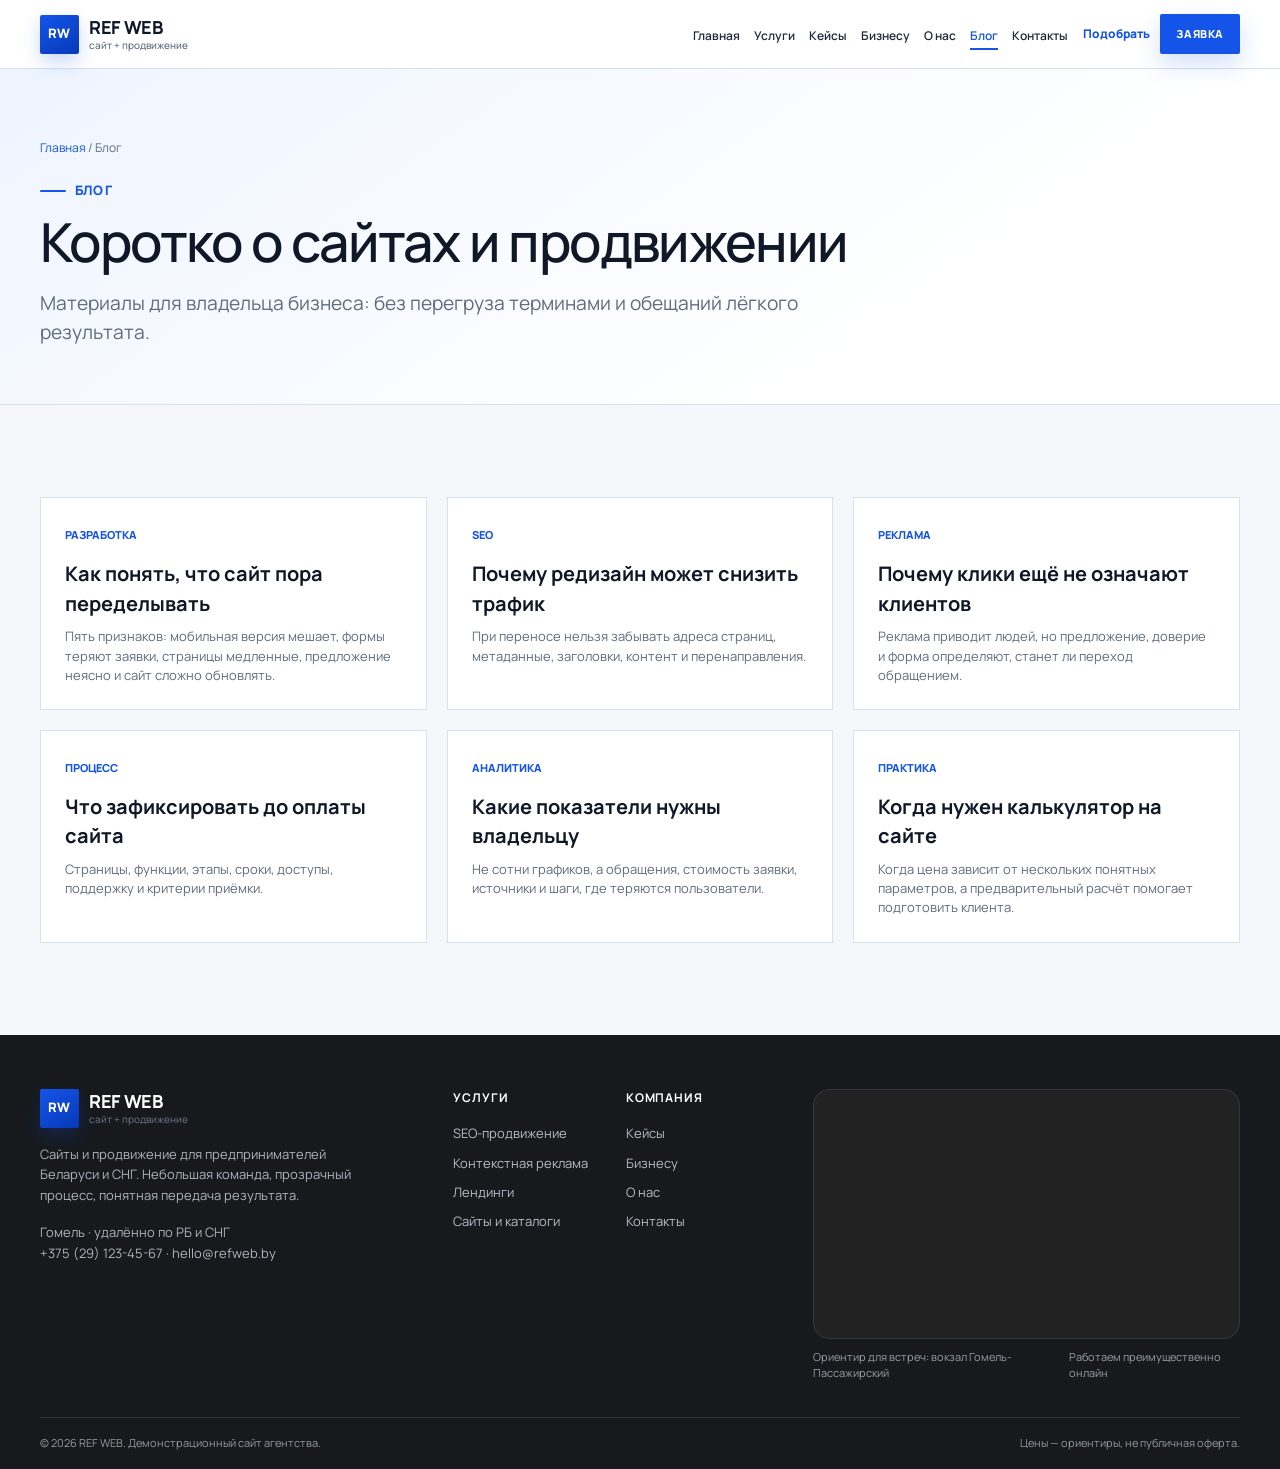
<file: pages/blog.html>
<!DOCTYPE html>

<html lang="ru"><head><meta charset="utf-8"/><meta content="width=device-width,initial-scale=1" name="viewport"/><title>Блог REF WEB</title><meta content="Короткие материалы о разработке сайтов, SEO, рекламе и аналитике для бизнеса." name="description"/><link href="https://fonts.googleapis.com" rel="preconnect"/><link crossorigin="" href="https://fonts.gstatic.com" rel="preconnect"/><link href="https://fonts.googleapis.com/css2?family=Manrope:wght@400;500;600;700;800&amp;display=swap" rel="stylesheet"/><link href="../css/styles.css" rel="stylesheet"/><link href="data:image/svg+xml,%3Csvg xmlns='http://www.w3.org/2000/svg' viewBox='0 0 32 32'%3E%3Crect width='32' height='32' rx='7' fill='%231454e8'/%3E%3Ctext x='16' y='21' text-anchor='middle' fill='white' font-family='Arial' font-size='11' font-weight='700'%3ERW%3C/text%3E%3C/svg%3E" rel="icon"/></head><body><a class="skip-link" href="#content">К содержанию</a>
<header class="site-header">
<div class="container nav-bar">
<a aria-label="REF WEB — главная" class="logo" href="../index.html"><span class="logo-mark">RW</span><span class="logo-text">REF WEB<span>сайт + продвижение</span></span></a>
<nav aria-label="Основное меню" class="nav-links"><a class="" href="../index.html">Главная</a><a class="" href="../pages/services.html">Услуги</a><a class="" href="../pages/cases.html">Кейсы</a><a class="" href="../pages/entrepreneurs.html">Бизнесу</a><a class="" href="../pages/about.html">О нас</a><a class="active" href="../pages/blog.html">Блог</a><a class="" href="../pages/contacts.html">Контакты</a></nav>
<div class="nav-actions"><a class="nav-phone" href="tel:+375291234567">+375 (29) 123-45-67</a><a class="nav-quick-link" href="../pages/quiz.html">Подобрать</a><a class="btn btn-primary btn-sm" data-open-modal="" data-service="Заявка с сайта" href="#">Заявка</a><button aria-expanded="false" aria-label="Открыть меню" class="burger" data-burger=""><span></span><span></span><span></span></button></div>
</div>
<nav aria-label="Мобильное меню" class="mobile-nav" data-mobile-nav=""><a href="../index.html">Главная</a><a href="../pages/services.html">Услуги</a><a href="../pages/cases.html">Кейсы</a><a href="../pages/entrepreneurs.html">Бизнесу</a><a href="../pages/about.html">О нас</a><a href="../pages/blog.html">Блог</a><a href="../pages/contacts.html">Контакты</a><div class="mobile-nav-actions"><a class="btn btn-outline" href="../pages/quiz.html">Подобрать решение</a><a class="btn btn-primary" data-open-modal="" data-service="Заявка с сайта" href="#">Оставить заявку</a></div></nav>
</header><main id="content"><section class="page-hero"><div class="container"><div class="breadcrumbs"><a href="../index.html">Главная</a> / Блог</div><span class="eyebrow">Блог</span><h1 class="display-xl">Коротко о сайтах и продвижении</h1><p class="body-lg lead">Материалы для владельца бизнеса: без перегруза терминами и обещаний лёгкого результата.</p></div></section><section class="section section-cloud"><div class="container"><div class="blog-grid"><article class="blog-card"><small>Разработка</small><h3>Как понять, что сайт пора переделывать</h3><p>Пять признаков: мобильная версия мешает, формы теряют заявки, страницы медленные, предложение неясно и сайт сложно обновлять.</p></article><article class="blog-card"><small>SEO</small><h3>Почему редизайн может снизить трафик</h3><p>При переносе нельзя забывать адреса страниц, метаданные, заголовки, контент и перенаправления.</p></article><article class="blog-card"><small>Реклама</small><h3>Почему клики ещё не означают клиентов</h3><p>Реклама приводит людей, но предложение, доверие и форма определяют, станет ли переход обращением.</p></article><article class="blog-card"><small>Процесс</small><h3>Что зафиксировать до оплаты сайта</h3><p>Страницы, функции, этапы, сроки, доступы, поддержку и критерии приёмки.</p></article><article class="blog-card"><small>Аналитика</small><h3>Какие показатели нужны владельцу</h3><p>Не сотни графиков, а обращения, стоимость заявки, источники и шаги, где теряются пользователи.</p></article><article class="blog-card"><small>Практика</small><h3>Когда нужен калькулятор на сайте</h3><p>Когда цена зависит от нескольких понятных параметров, а предварительный расчёт помогает подготовить клиента.</p></article></div></div></section></main><footer class="footer">
<div class="container">
<div class="footer-main">
<div class="footer-brand"><a class="logo" href="../index.html"><span class="logo-mark">RW</span><span class="logo-text">REF WEB<span>сайт + продвижение</span></span></a><p>Сайты и продвижение для предпринимателей Беларуси и СНГ. Небольшая команда, прозрачный процесс, понятная передача результата.</p><p>Гомель · удалённо по РБ и СНГ<br/><a href="tel:+375291234567">+375 (29) 123-45-67</a> · <a href="mailto:hello@refweb.by">hello@refweb.by</a></p></div>
<div class="footer-links-grid">
<div class="footer-col"><h4>Услуги</h4><a href="../pages/services.html#seo">SEO-продвижение</a><a href="../pages/services.html#ppc">Контекстная реклама</a><a href="../pages/services.html#landing">Лендинги</a><a href="../pages/services.html#custom">Сайты и каталоги</a></div>
<div class="footer-col"><h4>Компания</h4><a href="../pages/cases.html">Кейсы</a><a href="../pages/entrepreneurs.html">Бизнесу</a><a href="../pages/about.html">О нас</a><a href="../pages/contacts.html">Контакты</a></div>
</div>
<div class="footer-map-wrap"><div class="footer-map"><iframe loading="lazy" src="https://yandex.ru/map-widget/v1/?text=%D0%96%D0%B5%D0%BB%D0%B5%D0%B7%D0%BD%D0%BE%D0%B4%D0%BE%D1%80%D0%BE%D0%B6%D0%BD%D1%8B%D0%B9%20%D0%B2%D0%BE%D0%BA%D0%B7%D0%B0%D0%BB%20%D0%93%D0%BE%D0%BC%D0%B5%D0%BB%D1%8C-%D0%9F%D0%B0%D1%81%D1%81%D0%B0%D0%B6%D0%B8%D1%80%D1%81%D0%BA%D0%B8%D0%B9&amp;z=16" title="Яндекс Карта — железнодорожный вокзал Гомеля"></iframe></div><div class="footer-map-label"><span>Ориентир для встреч: вокзал Гомель-Пассажирский</span><span>Работаем преимущественно онлайн</span></div></div>
</div>
<div class="footer-bottom"><span>© 2026 REF WEB. Демонстрационный сайт агентства.</span><span>Цены — ориентиры, не публичная оферта.</span></div>
</div>
</footer><div class="modal" data-modal=""><div aria-labelledby="modal-title" aria-modal="true" class="modal-dialog" role="dialog"><button aria-label="Закрыть" class="modal-close" data-close-modal="">×</button><span class="eyebrow">Связаться</span><h2 class="display-md" id="modal-title">Расскажите о задаче</h2><p class="body-md" style="margin:10px 0 20px">Перезвоним, уточним задачу и назовём понятный следующий шаг. Без обязательного прохождения подбора.</p><form class="form-grid" data-lead-form=""><div class="field"><label>Ваше имя</label><input name="name" placeholder="Как обращаться"/></div><div class="field"><label>Телефон *</label><input name="phone" placeholder="+375 (__) ___-__-__" required="" type="tel"/></div><div class="field full"><label>Что нужно</label><select name="service"><option>Консультация</option><option>Сайт</option><option>Лендинг</option><option>SEO</option><option>Контекстная реклама</option><option>Сайт + продвижение</option><option>Заявка с сайта</option></select></div><div class="field full"><label>Комментарий</label><textarea name="comment" placeholder="Коротко о бизнесе и задаче"></textarea></div><div class="field full"><label class="consent"><input checked="" required="" type="checkbox"/> <span>Согласен с обработкой персональных данных в РБ.</span></label></div><div class="field full"><button class="btn btn-primary" type="submit">Оставить заявку</button></div></form></div></div><script src="../js/main.js"></script></body></html>
</file>
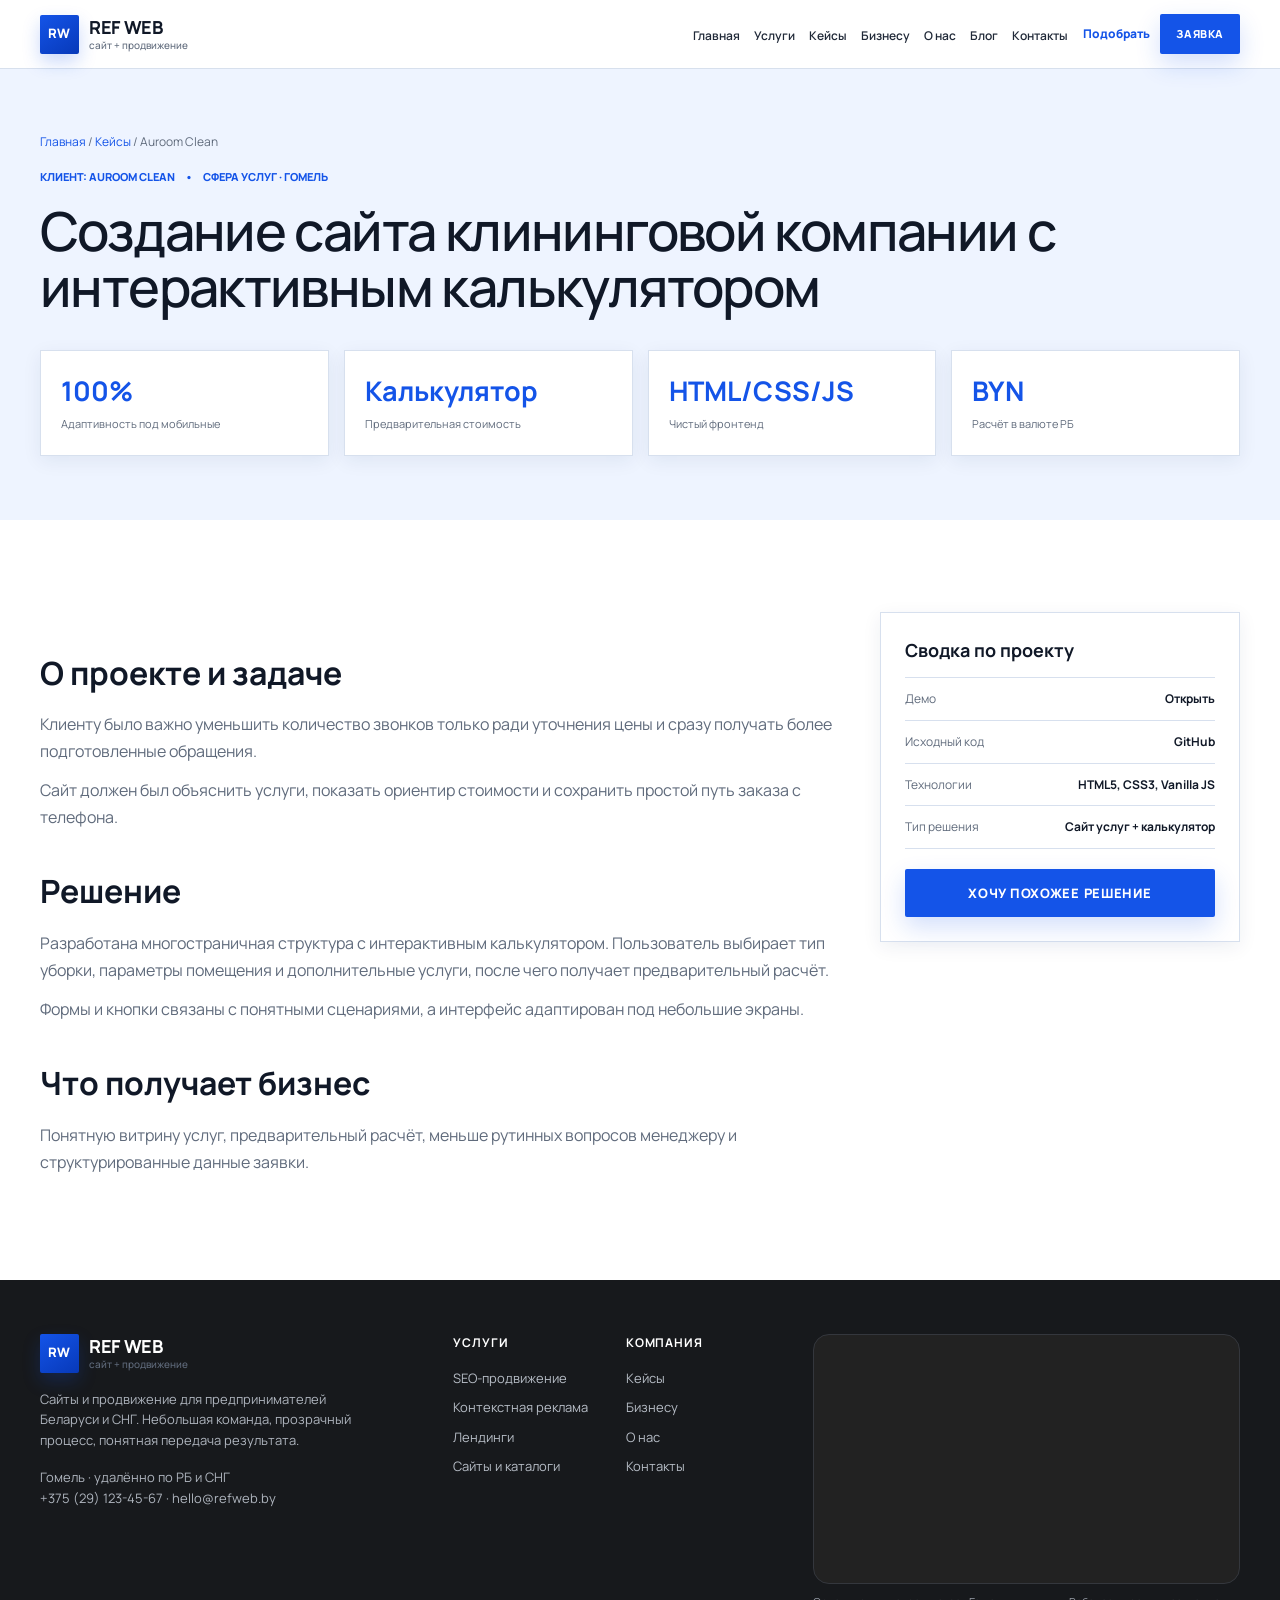
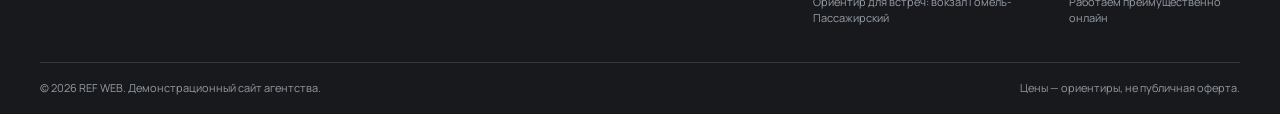
<file: pages/case-auroom.html>
<!DOCTYPE html>

<html lang="ru"><head><meta charset="utf-8"/><meta content="width=device-width,initial-scale=1" name="viewport"/><title>Auroom Clean — кейс REF WEB</title><meta content="Создание сайта клининговой компании с интерактивным калькулятором" name="description"/><link href="https://fonts.googleapis.com" rel="preconnect"/><link crossorigin="" href="https://fonts.gstatic.com" rel="preconnect"/><link href="https://fonts.googleapis.com/css2?family=Manrope:wght@400;500;600;700;800&amp;display=swap" rel="stylesheet"/><link href="../css/styles.css" rel="stylesheet"/><link href="data:image/svg+xml,%3Csvg xmlns='http://www.w3.org/2000/svg' viewBox='0 0 32 32'%3E%3Crect width='32' height='32' rx='7' fill='%231454e8'/%3E%3Ctext x='16' y='21' text-anchor='middle' fill='white' font-family='Arial' font-size='11' font-weight='700'%3ERW%3C/text%3E%3C/svg%3E" rel="icon"/></head><body><a class="skip-link" href="#content">К содержанию</a>
<header class="site-header">
<div class="container nav-bar">
<a aria-label="REF WEB — главная" class="logo" href="../index.html"><span class="logo-mark">RW</span><span class="logo-text">REF WEB<span>сайт + продвижение</span></span></a>
<nav aria-label="Основное меню" class="nav-links"><a class="" href="../index.html">Главная</a><a class="" href="../pages/services.html">Услуги</a><a class="" href="../pages/cases.html">Кейсы</a><a class="" href="../pages/entrepreneurs.html">Бизнесу</a><a class="" href="../pages/about.html">О нас</a><a class="" href="../pages/blog.html">Блог</a><a class="" href="../pages/contacts.html">Контакты</a></nav>
<div class="nav-actions"><a class="nav-phone" href="tel:+375291234567">+375 (29) 123-45-67</a><a class="nav-quick-link" href="../pages/quiz.html">Подобрать</a><a class="btn btn-primary btn-sm" data-open-modal="" data-service="Заявка с сайта" href="#">Заявка</a><button aria-expanded="false" aria-label="Открыть меню" class="burger" data-burger=""><span></span><span></span><span></span></button></div>
</div>
<nav aria-label="Мобильное меню" class="mobile-nav" data-mobile-nav=""><a href="../index.html">Главная</a><a href="../pages/services.html">Услуги</a><a href="../pages/cases.html">Кейсы</a><a href="../pages/entrepreneurs.html">Бизнесу</a><a href="../pages/about.html">О нас</a><a href="../pages/blog.html">Блог</a><a href="../pages/contacts.html">Контакты</a><div class="mobile-nav-actions"><a class="btn btn-outline" href="../pages/quiz.html">Подобрать решение</a><a class="btn btn-primary" data-open-modal="" data-service="Заявка с сайта" href="#">Оставить заявку</a></div></nav>
</header><main id="content"><section class="case-hero"><div class="container"><div class="breadcrumbs"><a href="../index.html">Главная</a> / <a href="cases.html">Кейсы</a> / Auroom Clean</div><div class="case-meta"><span>Клиент: Auroom Clean</span><span>•</span><span>Сфера услуг · Гомель</span></div><h1 class="display-xl">Создание сайта клининговой компании с интерактивным калькулятором</h1><div class="case-stats"><div class="case-stat"><strong>100%</strong><span>Адаптивность под мобильные</span></div><div class="case-stat"><strong>Калькулятор</strong><span>Предварительная стоимость</span></div><div class="case-stat"><strong>HTML/CSS/JS</strong><span>Чистый фронтенд</span></div><div class="case-stat"><strong>BYN</strong><span>Расчёт в валюте РБ</span></div></div></div></section><section class="section"><div class="container case-layout"><article class="prose"><h2>О проекте и задаче</h2><p>Клиенту было важно уменьшить количество звонков только ради уточнения цены и сразу получать более подготовленные обращения.</p><p>Сайт должен был объяснить услуги, показать ориентир стоимости и сохранить простой путь заказа с телефона.</p><h2>Решение</h2><p>Разработана многостраничная структура с интерактивным калькулятором. Пользователь выбирает тип уборки, параметры помещения и дополнительные услуги, после чего получает предварительный расчёт.</p><p>Формы и кнопки связаны с понятными сценариями, а интерфейс адаптирован под небольшие экраны.</p><h2>Что получает бизнес</h2><p>Понятную витрину услуг, предварительный расчёт, меньше рутинных вопросов менеджеру и структурированные данные заявки.</p></article><aside class="case-sidebar"><h3>Сводка по проекту</h3><div class="sidebar-row"><span>Демо</span><strong><a href="https://gomel-premium-clean.vercel.app/" target="_blank">Открыть</a></strong></div><div class="sidebar-row"><span>Исходный код</span><strong><a href="https://github.com/bobrinovbebra-tech/gomel-premium-clean" target="_blank">GitHub</a></strong></div><div class="sidebar-row"><span>Технологии</span><strong>HTML5, CSS3, Vanilla JS</strong></div><div class="sidebar-row"><span>Тип решения</span><strong>Сайт услуг + калькулятор</strong></div><a class="btn btn-primary" href="quiz.html">Хочу похожее решение</a></aside></div></section></main><footer class="footer">
<div class="container">
<div class="footer-main">
<div class="footer-brand"><a class="logo" href="../index.html"><span class="logo-mark">RW</span><span class="logo-text">REF WEB<span>сайт + продвижение</span></span></a><p>Сайты и продвижение для предпринимателей Беларуси и СНГ. Небольшая команда, прозрачный процесс, понятная передача результата.</p><p>Гомель · удалённо по РБ и СНГ<br/><a href="tel:+375291234567">+375 (29) 123-45-67</a> · <a href="mailto:hello@refweb.by">hello@refweb.by</a></p></div>
<div class="footer-links-grid">
<div class="footer-col"><h4>Услуги</h4><a href="../pages/services.html#seo">SEO-продвижение</a><a href="../pages/services.html#ppc">Контекстная реклама</a><a href="../pages/services.html#landing">Лендинги</a><a href="../pages/services.html#custom">Сайты и каталоги</a></div>
<div class="footer-col"><h4>Компания</h4><a href="../pages/cases.html">Кейсы</a><a href="../pages/entrepreneurs.html">Бизнесу</a><a href="../pages/about.html">О нас</a><a href="../pages/contacts.html">Контакты</a></div>
</div>
<div class="footer-map-wrap"><div class="footer-map"><iframe loading="lazy" src="https://yandex.ru/map-widget/v1/?text=%D0%96%D0%B5%D0%BB%D0%B5%D0%B7%D0%BD%D0%BE%D0%B4%D0%BE%D1%80%D0%BE%D0%B6%D0%BD%D1%8B%D0%B9%20%D0%B2%D0%BE%D0%BA%D0%B7%D0%B0%D0%BB%20%D0%93%D0%BE%D0%BC%D0%B5%D0%BB%D1%8C-%D0%9F%D0%B0%D1%81%D1%81%D0%B0%D0%B6%D0%B8%D1%80%D1%81%D0%BA%D0%B8%D0%B9&amp;z=16" title="Яндекс Карта — железнодорожный вокзал Гомеля"></iframe></div><div class="footer-map-label"><span>Ориентир для встреч: вокзал Гомель-Пассажирский</span><span>Работаем преимущественно онлайн</span></div></div>
</div>
<div class="footer-bottom"><span>© 2026 REF WEB. Демонстрационный сайт агентства.</span><span>Цены — ориентиры, не публичная оферта.</span></div>
</div>
</footer><div class="modal" data-modal=""><div aria-labelledby="modal-title" aria-modal="true" class="modal-dialog" role="dialog"><button aria-label="Закрыть" class="modal-close" data-close-modal="">×</button><span class="eyebrow">Связаться</span><h2 class="display-md" id="modal-title">Расскажите о задаче</h2><p class="body-md" style="margin:10px 0 20px">Перезвоним, уточним задачу и назовём понятный следующий шаг. Без обязательного прохождения подбора.</p><form class="form-grid" data-lead-form=""><div class="field"><label>Ваше имя</label><input name="name" placeholder="Как обращаться"/></div><div class="field"><label>Телефон *</label><input name="phone" placeholder="+375 (__) ___-__-__" required="" type="tel"/></div><div class="field full"><label>Что нужно</label><select name="service"><option>Консультация</option><option>Сайт</option><option>Лендинг</option><option>SEO</option><option>Контекстная реклама</option><option>Сайт + продвижение</option><option>Заявка с сайта</option></select></div><div class="field full"><label>Комментарий</label><textarea name="comment" placeholder="Коротко о бизнесе и задаче"></textarea></div><div class="field full"><label class="consent"><input checked="" required="" type="checkbox"/> <span>Согласен с обработкой персональных данных в РБ.</span></label></div><div class="field full"><button class="btn btn-primary" type="submit">Оставить заявку</button></div></form></div></div><script src="../js/main.js"></script></body></html>
</file>
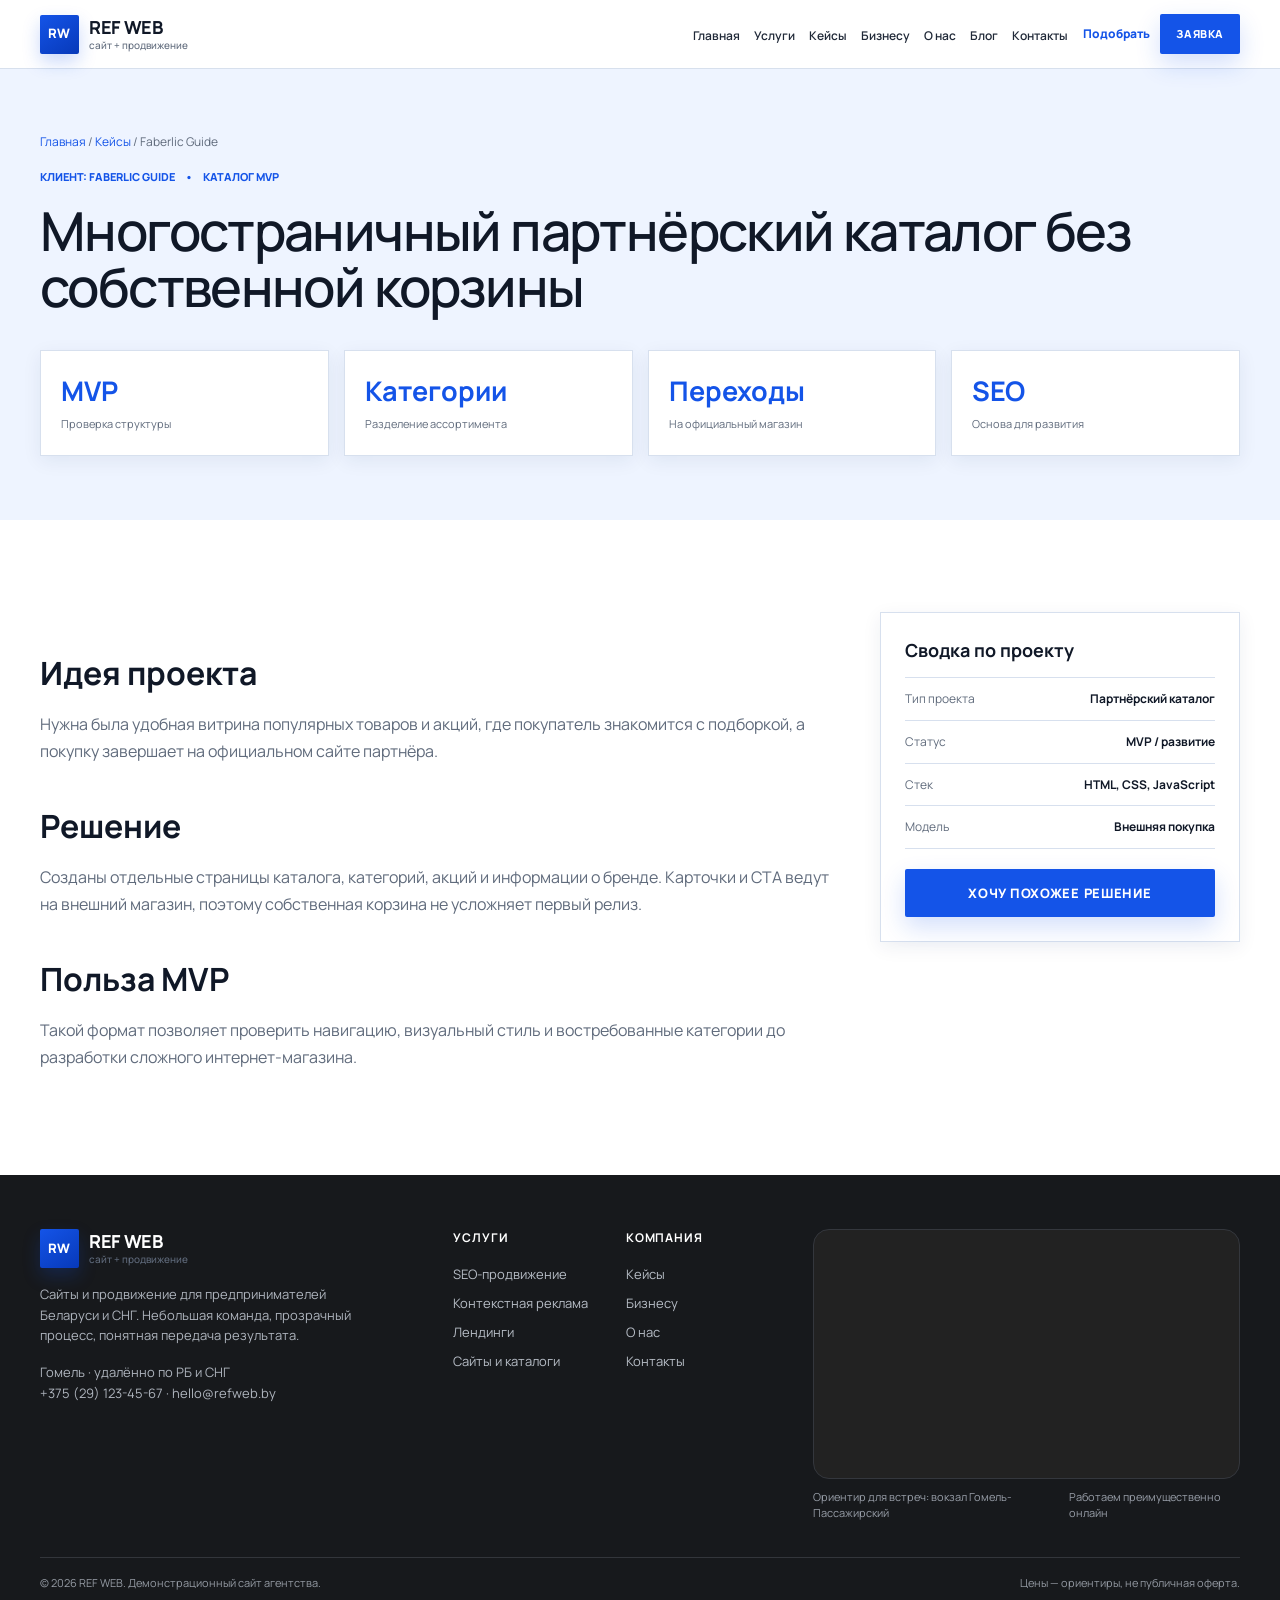
<file: pages/case-faberlic.html>
<!DOCTYPE html>

<html lang="ru"><head><meta charset="utf-8"/><meta content="width=device-width,initial-scale=1" name="viewport"/><title>Faberlic Guide — кейс REF WEB</title><meta content="Многостраничный партнёрский каталог без собственной корзины" name="description"/><link href="https://fonts.googleapis.com" rel="preconnect"/><link crossorigin="" href="https://fonts.gstatic.com" rel="preconnect"/><link href="https://fonts.googleapis.com/css2?family=Manrope:wght@400;500;600;700;800&amp;display=swap" rel="stylesheet"/><link href="../css/styles.css" rel="stylesheet"/><link href="data:image/svg+xml,%3Csvg xmlns='http://www.w3.org/2000/svg' viewBox='0 0 32 32'%3E%3Crect width='32' height='32' rx='7' fill='%231454e8'/%3E%3Ctext x='16' y='21' text-anchor='middle' fill='white' font-family='Arial' font-size='11' font-weight='700'%3ERW%3C/text%3E%3C/svg%3E" rel="icon"/></head><body><a class="skip-link" href="#content">К содержанию</a>
<header class="site-header">
<div class="container nav-bar">
<a aria-label="REF WEB — главная" class="logo" href="../index.html"><span class="logo-mark">RW</span><span class="logo-text">REF WEB<span>сайт + продвижение</span></span></a>
<nav aria-label="Основное меню" class="nav-links"><a class="" href="../index.html">Главная</a><a class="" href="../pages/services.html">Услуги</a><a class="" href="../pages/cases.html">Кейсы</a><a class="" href="../pages/entrepreneurs.html">Бизнесу</a><a class="" href="../pages/about.html">О нас</a><a class="" href="../pages/blog.html">Блог</a><a class="" href="../pages/contacts.html">Контакты</a></nav>
<div class="nav-actions"><a class="nav-phone" href="tel:+375291234567">+375 (29) 123-45-67</a><a class="nav-quick-link" href="../pages/quiz.html">Подобрать</a><a class="btn btn-primary btn-sm" data-open-modal="" data-service="Заявка с сайта" href="#">Заявка</a><button aria-expanded="false" aria-label="Открыть меню" class="burger" data-burger=""><span></span><span></span><span></span></button></div>
</div>
<nav aria-label="Мобильное меню" class="mobile-nav" data-mobile-nav=""><a href="../index.html">Главная</a><a href="../pages/services.html">Услуги</a><a href="../pages/cases.html">Кейсы</a><a href="../pages/entrepreneurs.html">Бизнесу</a><a href="../pages/about.html">О нас</a><a href="../pages/blog.html">Блог</a><a href="../pages/contacts.html">Контакты</a><div class="mobile-nav-actions"><a class="btn btn-outline" href="../pages/quiz.html">Подобрать решение</a><a class="btn btn-primary" data-open-modal="" data-service="Заявка с сайта" href="#">Оставить заявку</a></div></nav>
</header><main id="content"><section class="case-hero"><div class="container"><div class="breadcrumbs"><a href="../index.html">Главная</a> / <a href="cases.html">Кейсы</a> / Faberlic Guide</div><div class="case-meta"><span>Клиент: Faberlic Guide</span><span>•</span><span>Каталог MVP</span></div><h1 class="display-xl">Многостраничный партнёрский каталог без собственной корзины</h1><div class="case-stats"><div class="case-stat"><strong>MVP</strong><span>Проверка структуры</span></div><div class="case-stat"><strong>Категории</strong><span>Разделение ассортимента</span></div><div class="case-stat"><strong>Переходы</strong><span>На официальный магазин</span></div><div class="case-stat"><strong>SEO</strong><span>Основа для развития</span></div></div></div></section><section class="section"><div class="container case-layout"><article class="prose"><h2>Идея проекта</h2><p>Нужна была удобная витрина популярных товаров и акций, где покупатель знакомится с подборкой, а покупку завершает на официальном сайте партнёра.</p><h2>Решение</h2><p>Созданы отдельные страницы каталога, категорий, акций и информации о бренде. Карточки и CTA ведут на внешний магазин, поэтому собственная корзина не усложняет первый релиз.</p><h2>Польза MVP</h2><p>Такой формат позволяет проверить навигацию, визуальный стиль и востребованные категории до разработки сложного интернет-магазина.</p></article><aside class="case-sidebar"><h3>Сводка по проекту</h3><div class="sidebar-row"><span>Тип проекта</span><strong>Партнёрский каталог</strong></div><div class="sidebar-row"><span>Статус</span><strong>MVP / развитие</strong></div><div class="sidebar-row"><span>Стек</span><strong>HTML, CSS, JavaScript</strong></div><div class="sidebar-row"><span>Модель</span><strong>Внешняя покупка</strong></div><a class="btn btn-primary" href="quiz.html">Хочу похожее решение</a></aside></div></section></main><footer class="footer">
<div class="container">
<div class="footer-main">
<div class="footer-brand"><a class="logo" href="../index.html"><span class="logo-mark">RW</span><span class="logo-text">REF WEB<span>сайт + продвижение</span></span></a><p>Сайты и продвижение для предпринимателей Беларуси и СНГ. Небольшая команда, прозрачный процесс, понятная передача результата.</p><p>Гомель · удалённо по РБ и СНГ<br/><a href="tel:+375291234567">+375 (29) 123-45-67</a> · <a href="mailto:hello@refweb.by">hello@refweb.by</a></p></div>
<div class="footer-links-grid">
<div class="footer-col"><h4>Услуги</h4><a href="../pages/services.html#seo">SEO-продвижение</a><a href="../pages/services.html#ppc">Контекстная реклама</a><a href="../pages/services.html#landing">Лендинги</a><a href="../pages/services.html#custom">Сайты и каталоги</a></div>
<div class="footer-col"><h4>Компания</h4><a href="../pages/cases.html">Кейсы</a><a href="../pages/entrepreneurs.html">Бизнесу</a><a href="../pages/about.html">О нас</a><a href="../pages/contacts.html">Контакты</a></div>
</div>
<div class="footer-map-wrap"><div class="footer-map"><iframe loading="lazy" src="https://yandex.ru/map-widget/v1/?text=%D0%96%D0%B5%D0%BB%D0%B5%D0%B7%D0%BD%D0%BE%D0%B4%D0%BE%D1%80%D0%BE%D0%B6%D0%BD%D1%8B%D0%B9%20%D0%B2%D0%BE%D0%BA%D0%B7%D0%B0%D0%BB%20%D0%93%D0%BE%D0%BC%D0%B5%D0%BB%D1%8C-%D0%9F%D0%B0%D1%81%D1%81%D0%B0%D0%B6%D0%B8%D1%80%D1%81%D0%BA%D0%B8%D0%B9&amp;z=16" title="Яндекс Карта — железнодорожный вокзал Гомеля"></iframe></div><div class="footer-map-label"><span>Ориентир для встреч: вокзал Гомель-Пассажирский</span><span>Работаем преимущественно онлайн</span></div></div>
</div>
<div class="footer-bottom"><span>© 2026 REF WEB. Демонстрационный сайт агентства.</span><span>Цены — ориентиры, не публичная оферта.</span></div>
</div>
</footer><div class="modal" data-modal=""><div aria-labelledby="modal-title" aria-modal="true" class="modal-dialog" role="dialog"><button aria-label="Закрыть" class="modal-close" data-close-modal="">×</button><span class="eyebrow">Связаться</span><h2 class="display-md" id="modal-title">Расскажите о задаче</h2><p class="body-md" style="margin:10px 0 20px">Перезвоним, уточним задачу и назовём понятный следующий шаг. Без обязательного прохождения подбора.</p><form class="form-grid" data-lead-form=""><div class="field"><label>Ваше имя</label><input name="name" placeholder="Как обращаться"/></div><div class="field"><label>Телефон *</label><input name="phone" placeholder="+375 (__) ___-__-__" required="" type="tel"/></div><div class="field full"><label>Что нужно</label><select name="service"><option>Консультация</option><option>Сайт</option><option>Лендинг</option><option>SEO</option><option>Контекстная реклама</option><option>Сайт + продвижение</option><option>Заявка с сайта</option></select></div><div class="field full"><label>Комментарий</label><textarea name="comment" placeholder="Коротко о бизнесе и задаче"></textarea></div><div class="field full"><label class="consent"><input checked="" required="" type="checkbox"/> <span>Согласен с обработкой персональных данных в РБ.</span></label></div><div class="field full"><button class="btn btn-primary" type="submit">Оставить заявку</button></div></form></div></div><script src="../js/main.js"></script></body></html>
</file>
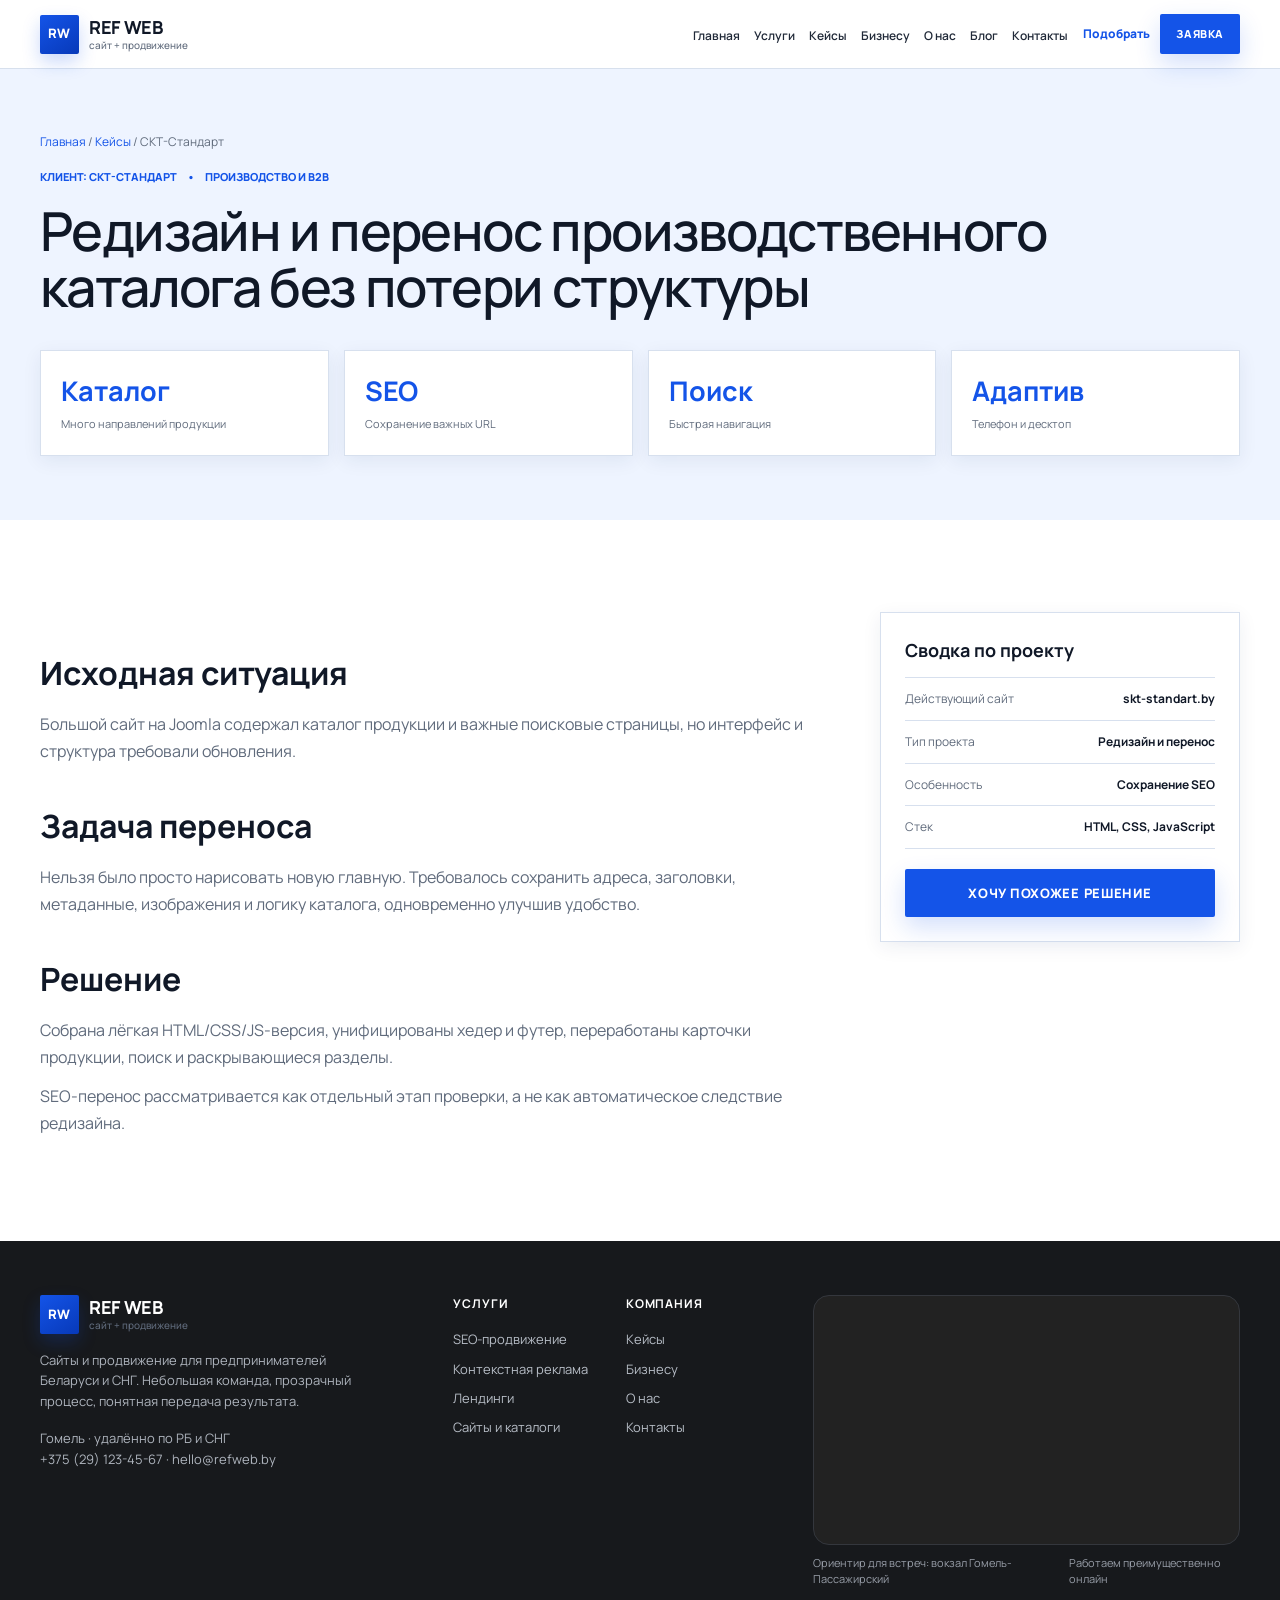
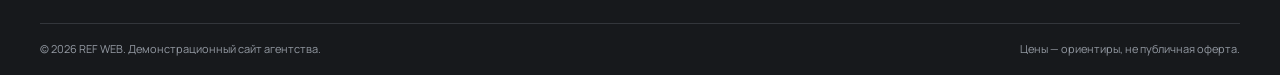
<file: pages/case-skt.html>
<!DOCTYPE html>

<html lang="ru"><head><meta charset="utf-8"/><meta content="width=device-width,initial-scale=1" name="viewport"/><title>СКТ-Стандарт — кейс REF WEB</title><meta content="Редизайн и перенос производственного каталога без потери структуры" name="description"/><link href="https://fonts.googleapis.com" rel="preconnect"/><link crossorigin="" href="https://fonts.gstatic.com" rel="preconnect"/><link href="https://fonts.googleapis.com/css2?family=Manrope:wght@400;500;600;700;800&amp;display=swap" rel="stylesheet"/><link href="../css/styles.css" rel="stylesheet"/><link href="data:image/svg+xml,%3Csvg xmlns='http://www.w3.org/2000/svg' viewBox='0 0 32 32'%3E%3Crect width='32' height='32' rx='7' fill='%231454e8'/%3E%3Ctext x='16' y='21' text-anchor='middle' fill='white' font-family='Arial' font-size='11' font-weight='700'%3ERW%3C/text%3E%3C/svg%3E" rel="icon"/></head><body><a class="skip-link" href="#content">К содержанию</a>
<header class="site-header">
<div class="container nav-bar">
<a aria-label="REF WEB — главная" class="logo" href="../index.html"><span class="logo-mark">RW</span><span class="logo-text">REF WEB<span>сайт + продвижение</span></span></a>
<nav aria-label="Основное меню" class="nav-links"><a class="" href="../index.html">Главная</a><a class="" href="../pages/services.html">Услуги</a><a class="" href="../pages/cases.html">Кейсы</a><a class="" href="../pages/entrepreneurs.html">Бизнесу</a><a class="" href="../pages/about.html">О нас</a><a class="" href="../pages/blog.html">Блог</a><a class="" href="../pages/contacts.html">Контакты</a></nav>
<div class="nav-actions"><a class="nav-phone" href="tel:+375291234567">+375 (29) 123-45-67</a><a class="nav-quick-link" href="../pages/quiz.html">Подобрать</a><a class="btn btn-primary btn-sm" data-open-modal="" data-service="Заявка с сайта" href="#">Заявка</a><button aria-expanded="false" aria-label="Открыть меню" class="burger" data-burger=""><span></span><span></span><span></span></button></div>
</div>
<nav aria-label="Мобильное меню" class="mobile-nav" data-mobile-nav=""><a href="../index.html">Главная</a><a href="../pages/services.html">Услуги</a><a href="../pages/cases.html">Кейсы</a><a href="../pages/entrepreneurs.html">Бизнесу</a><a href="../pages/about.html">О нас</a><a href="../pages/blog.html">Блог</a><a href="../pages/contacts.html">Контакты</a><div class="mobile-nav-actions"><a class="btn btn-outline" href="../pages/quiz.html">Подобрать решение</a><a class="btn btn-primary" data-open-modal="" data-service="Заявка с сайта" href="#">Оставить заявку</a></div></nav>
</header><main id="content"><section class="case-hero"><div class="container"><div class="breadcrumbs"><a href="../index.html">Главная</a> / <a href="cases.html">Кейсы</a> / СКТ-Стандарт</div><div class="case-meta"><span>Клиент: СКТ-Стандарт</span><span>•</span><span>Производство и B2B</span></div><h1 class="display-xl">Редизайн и перенос производственного каталога без потери структуры</h1><div class="case-stats"><div class="case-stat"><strong>Каталог</strong><span>Много направлений продукции</span></div><div class="case-stat"><strong>SEO</strong><span>Сохранение важных URL</span></div><div class="case-stat"><strong>Поиск</strong><span>Быстрая навигация</span></div><div class="case-stat"><strong>Адаптив</strong><span>Телефон и десктоп</span></div></div></div></section><section class="section"><div class="container case-layout"><article class="prose"><h2>Исходная ситуация</h2><p>Большой сайт на Joomla содержал каталог продукции и важные поисковые страницы, но интерфейс и структура требовали обновления.</p><h2>Задача переноса</h2><p>Нельзя было просто нарисовать новую главную. Требовалось сохранить адреса, заголовки, метаданные, изображения и логику каталога, одновременно улучшив удобство.</p><h2>Решение</h2><p>Собрана лёгкая HTML/CSS/JS-версия, унифицированы хедер и футер, переработаны карточки продукции, поиск и раскрывающиеся разделы.</p><p>SEO-перенос рассматривается как отдельный этап проверки, а не как автоматическое следствие редизайна.</p></article><aside class="case-sidebar"><h3>Сводка по проекту</h3><div class="sidebar-row"><span>Действующий сайт</span><strong><a href="https://skt-standart.by/" target="_blank">skt-standart.by</a></strong></div><div class="sidebar-row"><span>Тип проекта</span><strong>Редизайн и перенос</strong></div><div class="sidebar-row"><span>Особенность</span><strong>Сохранение SEO</strong></div><div class="sidebar-row"><span>Стек</span><strong>HTML, CSS, JavaScript</strong></div><a class="btn btn-primary" href="quiz.html">Хочу похожее решение</a></aside></div></section></main><footer class="footer">
<div class="container">
<div class="footer-main">
<div class="footer-brand"><a class="logo" href="../index.html"><span class="logo-mark">RW</span><span class="logo-text">REF WEB<span>сайт + продвижение</span></span></a><p>Сайты и продвижение для предпринимателей Беларуси и СНГ. Небольшая команда, прозрачный процесс, понятная передача результата.</p><p>Гомель · удалённо по РБ и СНГ<br/><a href="tel:+375291234567">+375 (29) 123-45-67</a> · <a href="mailto:hello@refweb.by">hello@refweb.by</a></p></div>
<div class="footer-links-grid">
<div class="footer-col"><h4>Услуги</h4><a href="../pages/services.html#seo">SEO-продвижение</a><a href="../pages/services.html#ppc">Контекстная реклама</a><a href="../pages/services.html#landing">Лендинги</a><a href="../pages/services.html#custom">Сайты и каталоги</a></div>
<div class="footer-col"><h4>Компания</h4><a href="../pages/cases.html">Кейсы</a><a href="../pages/entrepreneurs.html">Бизнесу</a><a href="../pages/about.html">О нас</a><a href="../pages/contacts.html">Контакты</a></div>
</div>
<div class="footer-map-wrap"><div class="footer-map"><iframe loading="lazy" src="https://yandex.ru/map-widget/v1/?text=%D0%96%D0%B5%D0%BB%D0%B5%D0%B7%D0%BD%D0%BE%D0%B4%D0%BE%D1%80%D0%BE%D0%B6%D0%BD%D1%8B%D0%B9%20%D0%B2%D0%BE%D0%BA%D0%B7%D0%B0%D0%BB%20%D0%93%D0%BE%D0%BC%D0%B5%D0%BB%D1%8C-%D0%9F%D0%B0%D1%81%D1%81%D0%B0%D0%B6%D0%B8%D1%80%D1%81%D0%BA%D0%B8%D0%B9&amp;z=16" title="Яндекс Карта — железнодорожный вокзал Гомеля"></iframe></div><div class="footer-map-label"><span>Ориентир для встреч: вокзал Гомель-Пассажирский</span><span>Работаем преимущественно онлайн</span></div></div>
</div>
<div class="footer-bottom"><span>© 2026 REF WEB. Демонстрационный сайт агентства.</span><span>Цены — ориентиры, не публичная оферта.</span></div>
</div>
</footer><div class="modal" data-modal=""><div aria-labelledby="modal-title" aria-modal="true" class="modal-dialog" role="dialog"><button aria-label="Закрыть" class="modal-close" data-close-modal="">×</button><span class="eyebrow">Связаться</span><h2 class="display-md" id="modal-title">Расскажите о задаче</h2><p class="body-md" style="margin:10px 0 20px">Перезвоним, уточним задачу и назовём понятный следующий шаг. Без обязательного прохождения подбора.</p><form class="form-grid" data-lead-form=""><div class="field"><label>Ваше имя</label><input name="name" placeholder="Как обращаться"/></div><div class="field"><label>Телефон *</label><input name="phone" placeholder="+375 (__) ___-__-__" required="" type="tel"/></div><div class="field full"><label>Что нужно</label><select name="service"><option>Консультация</option><option>Сайт</option><option>Лендинг</option><option>SEO</option><option>Контекстная реклама</option><option>Сайт + продвижение</option><option>Заявка с сайта</option></select></div><div class="field full"><label>Комментарий</label><textarea name="comment" placeholder="Коротко о бизнесе и задаче"></textarea></div><div class="field full"><label class="consent"><input checked="" required="" type="checkbox"/> <span>Согласен с обработкой персональных данных в РБ.</span></label></div><div class="field full"><button class="btn btn-primary" type="submit">Оставить заявку</button></div></form></div></div><script src="../js/main.js"></script></body></html>
</file>
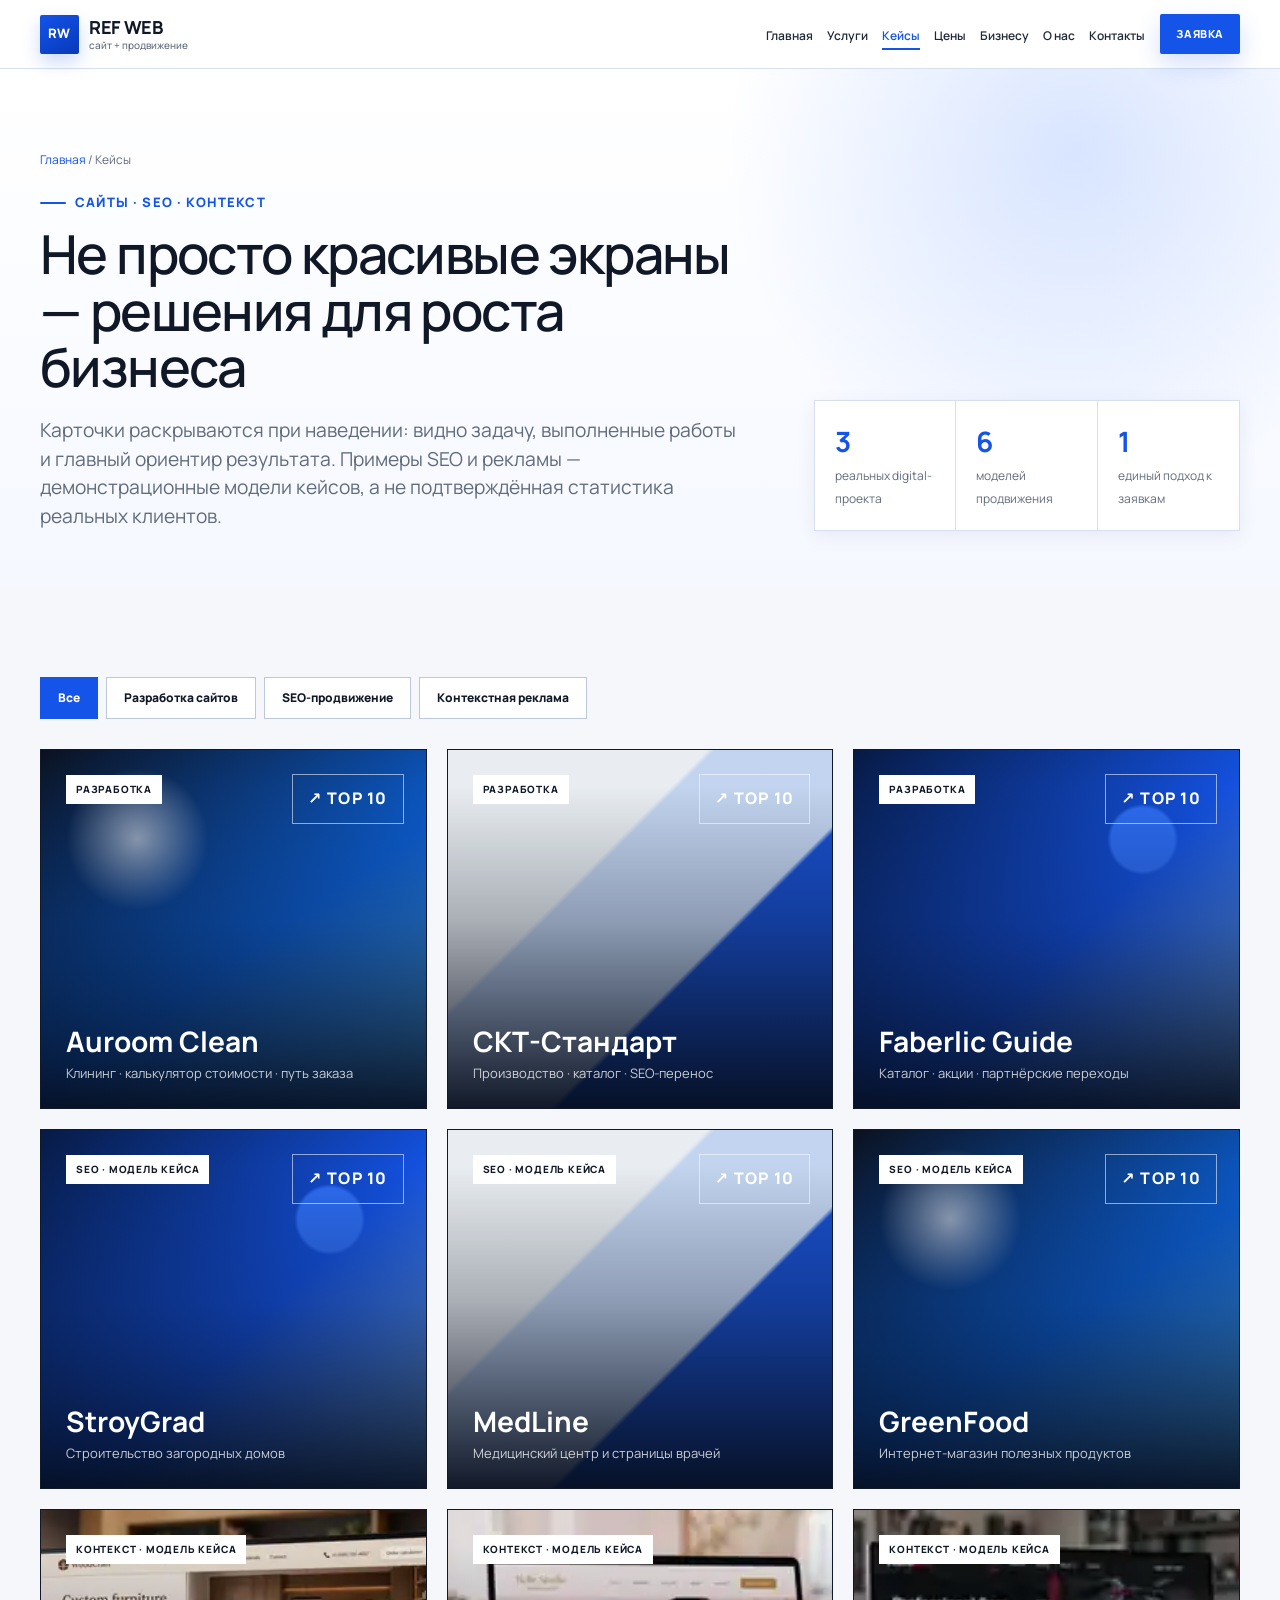
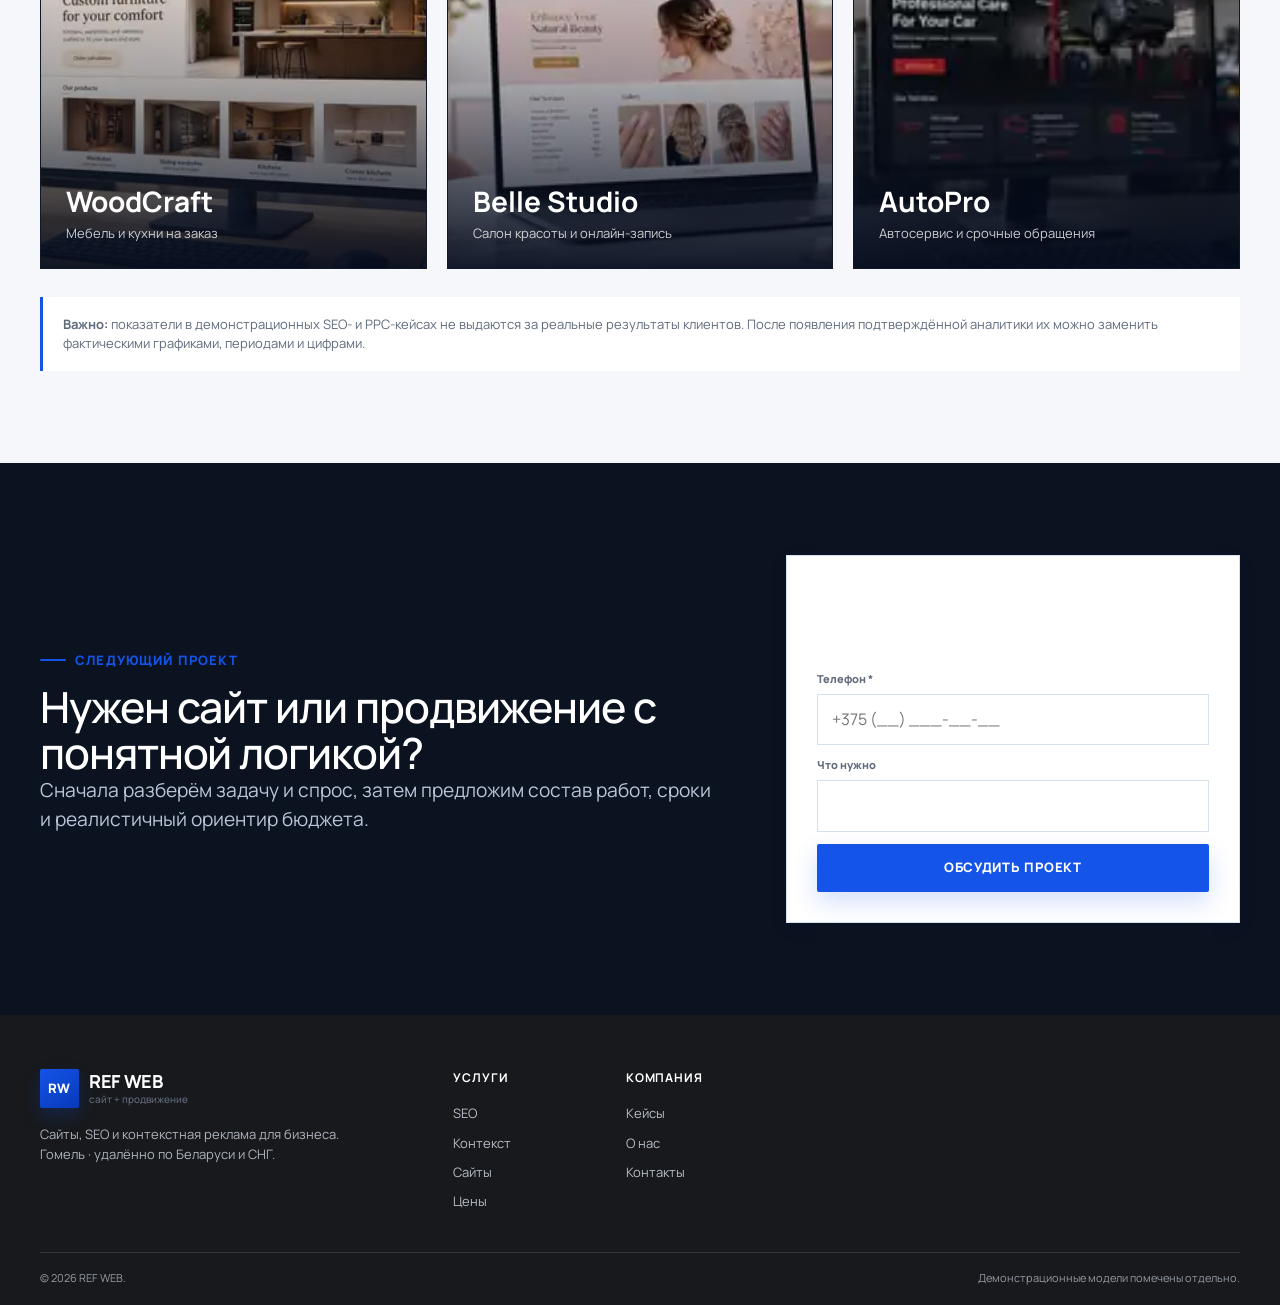
<file: pages/cases.html>
<!DOCTYPE html>
<html lang="ru">
<head>
  <meta charset="utf-8">
  <meta name="viewport" content="width=device-width,initial-scale=1">
  <title>Кейсы REF WEB — сайты, SEO и контекстная реклама</title>
  <meta name="description" content="Кейсы REF WEB: разработка сайтов, SEO-продвижение и контекстная реклама для бизнеса.">
  <link rel="preconnect" href="https://fonts.googleapis.com">
  <link rel="preconnect" href="https://fonts.gstatic.com" crossorigin>
  <link href="https://fonts.googleapis.com/css2?family=Manrope:wght@400;500;600;700;800&display=swap" rel="stylesheet">
  <link href="../css/styles.css" rel="stylesheet">
  <style>
    .portfolio-hero{padding:82px 0 54px;background:radial-gradient(circle at 84% 16%,rgba(47,114,255,.18),transparent 30%),linear-gradient(180deg,#fff,#f5f8ff)}
    .portfolio-hero-grid{display:grid;grid-template-columns:minmax(0,1.25fr) minmax(300px,.75fr);gap:64px;align-items:end}
    .portfolio-hero h1{max-width:920px}.portfolio-hero .lead{max-width:760px;margin-top:20px}
    .portfolio-summary{display:grid;grid-template-columns:repeat(3,1fr);border:1px solid var(--line);background:#fff;box-shadow:var(--shadow-soft)}
    .portfolio-summary div{padding:20px;border-right:1px solid var(--line)}.portfolio-summary div:last-child{border:0}
    .portfolio-summary strong{display:block;font-size:28px;color:var(--primary)}.portfolio-summary span{font-size:12px;color:var(--muted)}
    .case-filter{display:flex;gap:8px;flex-wrap:wrap;margin:0 0 30px}
    .case-filter button{min-height:42px;padding:10px 17px;border:1px solid var(--line-strong);background:#fff;font-weight:800;font-size:12px;cursor:pointer;transition:.2s}
    .case-filter button:hover,.case-filter button.active{background:var(--primary);border-color:var(--primary);color:#fff}
    .portfolio-grid{display:grid;grid-template-columns:repeat(3,minmax(0,1fr));gap:20px}
    .portfolio-card{position:relative;min-height:360px;overflow:hidden;background:#111827;border:1px solid rgba(17,24,39,.14);color:#fff;isolation:isolate;transition:transform .35s cubic-bezier(.2,.75,.2,1),box-shadow .35s ease;opacity:0;transform:translateY(32px);transition-delay:var(--delay,0ms)}
    .portfolio-card.visible{opacity:1;transform:none}.portfolio-card:hover{transform:translateY(-7px);box-shadow:0 24px 54px rgba(10,35,90,.22)}
    .portfolio-card[hidden]{display:none}
    .case-media{position:absolute;inset:0}.case-media img{width:100%;height:100%;object-fit:cover;transition:transform .65s cubic-bezier(.2,.7,.2,1),filter .35s ease}
    .case-media::after{content:"";position:absolute;inset:0;background:linear-gradient(180deg,rgba(5,13,30,.06) 10%,rgba(5,13,30,.32) 48%,rgba(5,13,30,.94) 100%);transition:background .35s ease}
    .portfolio-card:hover .case-media img,.portfolio-card:focus-within .case-media img{transform:scale(1.055);filter:brightness(.62)}
    .portfolio-card:hover .case-media::after,.portfolio-card:focus-within .case-media::after{background:rgba(5,13,30,.78)}
    .case-media.seo-a{background:radial-gradient(circle at 75% 25%,#2f72ff 0 8%,transparent 9%),linear-gradient(135deg,#071b46,#1454e8 55%,#7bb7ff)}
    .case-media.seo-b{background:linear-gradient(135deg,#f7fbff 0 35%,#cce0ff 36% 62%,#1454e8 63%);filter:saturate(.9)}
    .case-media.seo-c{background:radial-gradient(circle at 25% 25%,rgba(255,255,255,.6),transparent 18%),linear-gradient(145deg,#0b1220,#0d61d8 55%,#55b8ff)}
    .case-media.seo-a::before,.case-media.seo-b::before,.case-media.seo-c::before{content:"↗  TOP 10";position:absolute;right:22px;top:24px;z-index:1;padding:12px 15px;border:1px solid rgba(255,255,255,.55);color:#fff;font-weight:800;letter-spacing:.08em}
    .case-content{position:absolute;inset:0;z-index:2;display:flex;flex-direction:column;justify-content:flex-end;padding:25px}
    .case-kind{align-self:flex-start;margin-bottom:auto;padding:7px 10px;background:#fff;color:#111827;font-size:10px;font-weight:800;text-transform:uppercase;letter-spacing:.08em}
    .case-content h2{font-size:clamp(25px,2.2vw,36px);line-height:1.02;margin-bottom:8px;transition:transform .35s ease}
    .case-short{font-size:13px;color:rgba(255,255,255,.78);margin-bottom:0}
    .case-hover{display:grid;grid-template-rows:0fr;opacity:0;transition:grid-template-rows .4s ease,opacity .3s ease,margin .4s ease}
    .case-hover>div{overflow:hidden}.case-hover ul{display:grid;gap:7px;padding-top:15px;margin-top:15px;border-top:1px solid rgba(255,255,255,.25)}
    .case-hover li{font-size:13px;display:flex;gap:8px}.case-hover li::before{content:"✓";color:#75a8ff;font-weight:800}
    .portfolio-card:hover .case-hover,.portfolio-card:focus-within .case-hover{grid-template-rows:1fr;opacity:1}
    .case-metric{display:flex;justify-content:space-between;align-items:end;gap:12px;margin-top:17px}.case-metric strong{font-size:20px}.case-metric a{color:#fff;font-size:12px;font-weight:800;text-transform:uppercase;letter-spacing:.06em}
    .cases-note{margin-top:28px;padding:18px 20px;border-left:3px solid var(--primary);background:#fff;color:var(--muted);font-size:13px}
    .portfolio-cta{background:#0b1220;color:#fff}.portfolio-cta .body-lg{color:#b9c5d8}
    @media(max-width:980px){.portfolio-hero-grid{grid-template-columns:1fr}.portfolio-grid{grid-template-columns:1fr 1fr}.portfolio-summary{max-width:600px}}
    @media(max-width:640px){.portfolio-hero{padding:54px 0 38px}.portfolio-grid{grid-template-columns:1fr}.portfolio-summary{grid-template-columns:1fr}.portfolio-summary div{border-right:0;border-bottom:1px solid var(--line)}.portfolio-card{min-height:390px}.case-hover{grid-template-rows:1fr;opacity:1}.case-media img{filter:brightness(.72)}}
    @media(prefers-reduced-motion:reduce){.portfolio-card{opacity:1;transform:none;transition:none}.case-media img,.case-hover{transition:none}}
  </style>
</head>
<body>
<a class="skip-link" href="#content">К содержанию</a>
<header class="site-header">
  <div class="container nav-bar">
    <a aria-label="REF WEB — главная" class="logo" href="../index.html"><span class="logo-mark">RW</span><span class="logo-text">REF WEB<span>сайт + продвижение</span></span></a>
    <nav aria-label="Основное меню" class="nav-links"><a href="../index.html">Главная</a><a href="services.html">Услуги</a><a class="active" href="cases.html">Кейсы</a><a href="pricing.html">Цены</a><a href="entrepreneurs.html">Бизнесу</a><a href="about.html">О нас</a><a href="contacts.html">Контакты</a></nav>
    <div class="nav-actions"><a class="nav-phone" href="tel:+375291234567">+375 (29) 123-45-67</a><a class="btn btn-primary btn-sm" data-open-modal data-service="Заявка с кейсов" href="#">Заявка</a><button aria-expanded="false" aria-label="Открыть меню" class="burger" data-burger><span></span><span></span><span></span></button></div>
  </div>
  <nav aria-label="Мобильное меню" class="mobile-nav" data-mobile-nav><a href="../index.html">Главная</a><a href="services.html">Услуги</a><a href="cases.html">Кейсы</a><a href="pricing.html">Цены</a><a href="entrepreneurs.html">Бизнесу</a><a href="about.html">О нас</a><a href="contacts.html">Контакты</a></nav>
</header>
<main id="content">
  <section class="portfolio-hero">
    <div class="container portfolio-hero-grid">
      <div class="reveal"><div class="breadcrumbs"><a href="../index.html">Главная</a> / Кейсы</div><span class="eyebrow">Сайты · SEO · Контекст</span><h1 class="display-xl">Не просто красивые экраны — решения для роста бизнеса</h1><p class="body-lg lead">Карточки раскрываются при наведении: видно задачу, выполненные работы и главный ориентир результата. Примеры SEO и рекламы — демонстрационные модели кейсов, а не подтверждённая статистика реальных клиентов.</p></div>
      <div class="portfolio-summary reveal"><div><strong>3</strong><span>реальных digital-проекта</span></div><div><strong>6</strong><span>моделей продвижения</span></div><div><strong>1</strong><span>единый подход к заявкам</span></div></div>
    </div>
  </section>
  <section class="section section-cloud">
    <div class="container">
      <div class="case-filter reveal" aria-label="Фильтр кейсов"><button class="active" data-filter="all">Все</button><button data-filter="web">Разработка сайтов</button><button data-filter="seo">SEO-продвижение</button><button data-filter="ppc">Контекстная реклама</button></div>
      <div class="portfolio-grid" data-portfolio-grid>
        <article class="portfolio-card" data-category="web"><div class="case-media seo-c"></div><div class="case-content"><span class="case-kind">Разработка</span><h2>Auroom Clean</h2><p class="case-short">Клининг · калькулятор стоимости · путь заказа</p><div class="case-hover"><div><ul><li>Расчёт уборки без обязательного звонка</li><li>Адаптивный интерфейс и бизнес-логика</li><li>Формы и подготовка к интеграциям</li></ul><div class="case-metric"><strong>Готовый MVP</strong><a href="case-auroom.html">Подробнее →</a></div></div></div></div></article>
        <article class="portfolio-card" data-category="web"><div class="case-media seo-b"></div><div class="case-content"><span class="case-kind">Разработка</span><h2>СКТ-Стандарт</h2><p class="case-short">Производство · каталог · SEO-перенос</p><div class="case-hover"><div><ul><li>Новая структура большого каталога</li><li>Сохранение важных URL и метаданных</li><li>Удобная подача технической продукции</li></ul><div class="case-metric"><strong>Joomla → HTML</strong><a href="case-skt.html">Подробнее →</a></div></div></div></div></article>
        <article class="portfolio-card" data-category="web"><div class="case-media seo-a"></div><div class="case-content"><span class="case-kind">Разработка</span><h2>Faberlic Guide</h2><p class="case-short">Каталог · акции · партнёрские переходы</p><div class="case-hover"><div><ul><li>Многостраничная витрина без своей корзины</li><li>Категории, карточки и мобильный UI</li><li>Основа для дальнейшего SEO-развития</li></ul><div class="case-metric"><strong>Каталог MVP</strong><a href="case-faberlic.html">Подробнее →</a></div></div></div></div></article>
        <article class="portfolio-card" data-category="seo"><div class="case-media seo-a"></div><div class="case-content"><span class="case-kind">SEO · модель кейса</span><h2>StroyGrad</h2><p class="case-short">Строительство загородных домов</p><div class="case-hover"><div><ul><li>Семантика по типам домов и регионам</li><li>Посадочные страницы под горячий спрос</li><li>Исправление индексации и перелинковки</li></ul><div class="case-metric"><strong>Рост видимости</strong><a href="services.html#seo">SEO-подход →</a></div></div></div></div></article>
        <article class="portfolio-card" data-category="seo"><div class="case-media seo-b"></div><div class="case-content"><span class="case-kind">SEO · модель кейса</span><h2>MedLine</h2><p class="case-short">Медицинский центр и страницы врачей</p><div class="case-hover"><div><ul><li>Структура услуг, врачей и симптомов</li><li>Локальное продвижение клиники</li><li>Контент с понятной экспертной проверкой</li></ul><div class="case-metric"><strong>Целевой трафик</strong><a href="services.html#seo">SEO-подход →</a></div></div></div></div></article>
        <article class="portfolio-card" data-category="seo"><div class="case-media seo-c"></div><div class="case-content"><span class="case-kind">SEO · модель кейса</span><h2>GreenFood</h2><p class="case-short">Интернет-магазин полезных продуктов</p><div class="case-hover"><div><ul><li>Категорийная семантика и фильтры</li><li>Оптимизация карточек и микроразметки</li><li>Статьи под информационный спрос</li></ul><div class="case-metric"><strong>Рост каталога</strong><a href="services.html#seo">SEO-подход →</a></div></div></div></div></article>
        <article class="portfolio-card" data-category="ppc"><div class="case-media"><img src="../images/cases/woodcraft.webp" alt="Сайт мебельной компании WoodCraft на мониторе" loading="lazy"></div><div class="case-content"><span class="case-kind">Контекст · модель кейса</span><h2>WoodCraft</h2><p class="case-short">Мебель и кухни на заказ</p><div class="case-hover"><div><ul><li>Кампании по отдельным видам мебели</li><li>Минус-слова и географическая сегментация</li><li>Отслеживание звонков и заявок на расчёт</li></ul><div class="case-metric"><strong>Заявки на расчёт</strong><a href="services.html#ppc">Рекламный подход →</a></div></div></div></div></article>
        <article class="portfolio-card" data-category="ppc"><div class="case-media"><img src="../images/cases/belle.webp" alt="Сайт салона красоты Belle Studio на ноутбуке" loading="lazy"></div><div class="case-content"><span class="case-kind">Контекст · модель кейса</span><h2>Belle Studio</h2><p class="case-short">Салон красоты и онлайн-запись</p><div class="case-hover"><div><ul><li>Реклама по услугам и мастерам</li><li>Разделение новых и постоянных клиентов</li><li>Связка объявлений с онлайн-записью</li></ul><div class="case-metric"><strong>Записи из поиска</strong><a href="services.html#ppc">Рекламный подход →</a></div></div></div></div></article>
        <article class="portfolio-card" data-category="ppc"><div class="case-media"><img src="../images/cases/autopro.webp" alt="Сайт автосервиса AutoPro на мониторе" loading="lazy"></div><div class="case-content"><span class="case-kind">Контекст · модель кейса</span><h2>AutoPro</h2><p class="case-short">Автосервис и срочные обращения</p><div class="case-hover"><div><ul><li>Кампании по ремонту и диагностике</li><li>Приоритет мобильных звонков рядом с сервисом</li><li>Корректировки по времени и районам</li></ul><div class="case-metric"><strong>Горячие лиды</strong><a href="services.html#ppc">Рекламный подход →</a></div></div></div></div></article>
      </div>
      <p class="cases-note reveal"><strong>Важно:</strong> показатели в демонстрационных SEO- и PPC-кейсах не выдаются за реальные результаты клиентов. После появления подтверждённой аналитики их можно заменить фактическими графиками, периодами и цифрами.</p>
    </div>
  </section>
  <section class="section portfolio-cta"><div class="container lead-cta-grid"><div class="reveal"><span class="eyebrow">Следующий проект</span><h2 class="display-lg">Нужен сайт или продвижение с понятной логикой?</h2><p class="body-lg">Сначала разберём задачу и спрос, затем предложим состав работ, сроки и реалистичный ориентир бюджета.</p></div><div class="inline-form-card reveal"><h3>Получить предварительный разбор</h3><form class="form-grid" data-lead-form><div class="field full"><label>Телефон *</label><input name="phone" type="tel" required placeholder="+375 (__) ___-__-__"></div><div class="field full"><label>Что нужно</label><select name="service"><option>Разработка сайта</option><option>SEO-продвижение</option><option>Контекстная реклама</option><option>Сайт + продвижение</option></select></div><div class="field full"><button class="btn btn-primary" type="submit">Обсудить проект</button></div></form></div></div></section>
</main>
<footer class="footer"><div class="container"><div class="footer-main"><div class="footer-brand"><a class="logo" href="../index.html"><span class="logo-mark">RW</span><span class="logo-text">REF WEB<span>сайт + продвижение</span></span></a><p>Сайты, SEO и контекстная реклама для бизнеса. Гомель · удалённо по Беларуси и СНГ.</p></div><div class="footer-links-grid"><div class="footer-col"><h4>Услуги</h4><a href="services.html#seo">SEO</a><a href="services.html#ppc">Контекст</a><a href="services.html#custom">Сайты</a><a href="pricing.html">Цены</a></div><div class="footer-col"><h4>Компания</h4><a href="cases.html">Кейсы</a><a href="about.html">О нас</a><a href="contacts.html">Контакты</a></div></div></div><div class="footer-bottom"><span>© 2026 REF WEB.</span><span>Демонстрационные модели помечены отдельно.</span></div></div></footer>
<div class="modal" data-modal><div class="modal-dialog" role="dialog" aria-modal="true" aria-labelledby="modal-title"><button class="modal-close" data-close-modal aria-label="Закрыть">×</button><span class="eyebrow">Связаться</span><h2 class="display-md" id="modal-title">Расскажите о задаче</h2><form class="form-grid" data-lead-form><div class="field"><label>Имя</label><input name="name"></div><div class="field"><label>Телефон *</label><input name="phone" type="tel" required></div><div class="field full"><label>Что нужно</label><select name="service"><option>Консультация</option><option>Сайт</option><option>SEO</option><option>Контекстная реклама</option><option>Сайт + продвижение</option></select></div><div class="field full"><button class="btn btn-primary" type="submit">Оставить заявку</button></div></form></div></div>
<script src="../js/main.js"></script>
<script>
(function(){
  const cards=[...document.querySelectorAll('.portfolio-card')];
  cards.forEach((card,index)=>card.style.setProperty('--delay',`${Math.min(index%3,2)*90}ms`));
  const observer=new IntersectionObserver(entries=>entries.forEach(entry=>{if(entry.isIntersecting){entry.target.classList.add('visible');observer.unobserve(entry.target)}}),{threshold:.12,rootMargin:'0px 0px -30px'});
  cards.forEach(card=>observer.observe(card));
  document.querySelectorAll('[data-filter]').forEach(button=>button.addEventListener('click',()=>{
    document.querySelectorAll('[data-filter]').forEach(item=>item.classList.toggle('active',item===button));
    const filter=button.dataset.filter;
    cards.forEach((card,index)=>{const show=filter==='all'||card.dataset.category===filter;card.hidden=!show;if(show){card.classList.remove('visible');card.style.setProperty('--delay',`${Math.min(index%3,2)*70}ms`);requestAnimationFrame(()=>requestAnimationFrame(()=>card.classList.add('visible')))}});
  }));
})();
</script>
</body>
</html>
</file>
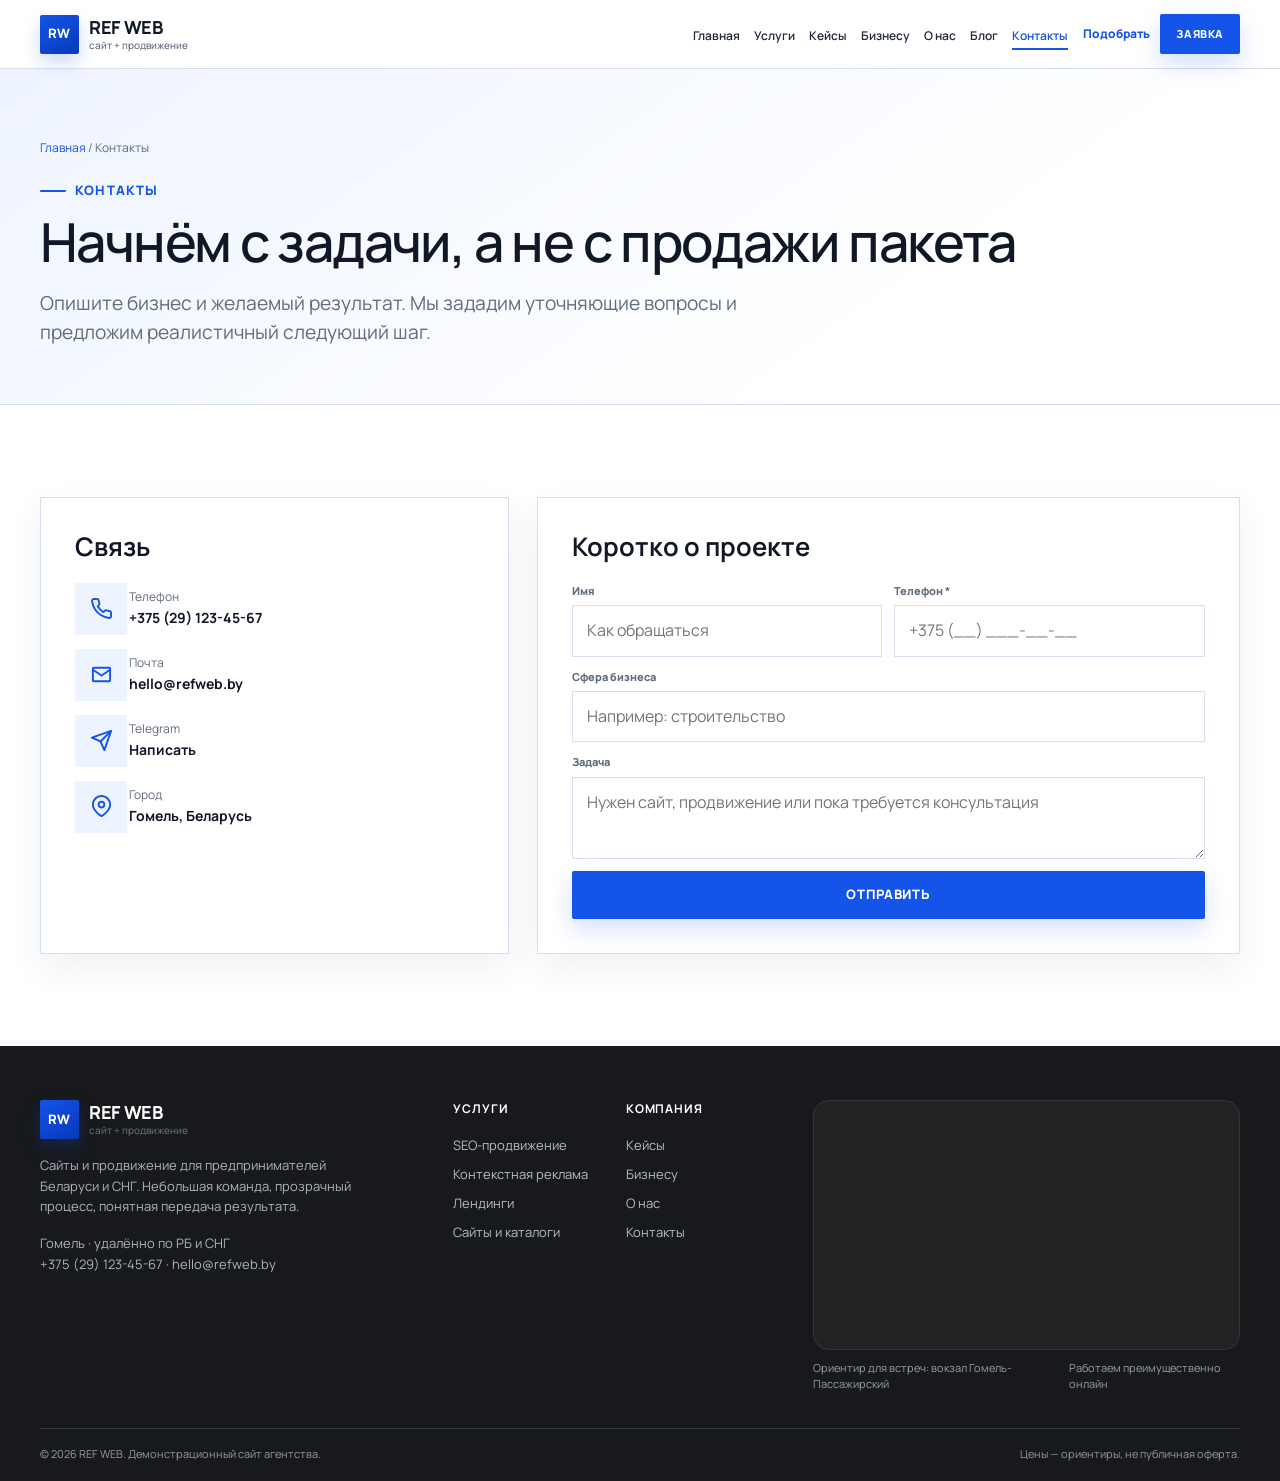
<file: pages/contacts.html>
<!DOCTYPE html>

<html lang="ru"><head><meta charset="utf-8"/><meta content="width=device-width,initial-scale=1" name="viewport"/><title>Контакты REF WEB</title><meta content="Связаться с REF WEB и обсудить сайт, SEO или контекстную рекламу." name="description"/><link href="https://fonts.googleapis.com" rel="preconnect"/><link crossorigin="" href="https://fonts.gstatic.com" rel="preconnect"/><link href="https://fonts.googleapis.com/css2?family=Manrope:wght@400;500;600;700;800&amp;display=swap" rel="stylesheet"/><link href="../css/styles.css" rel="stylesheet"/><link href="data:image/svg+xml,%3Csvg xmlns='http://www.w3.org/2000/svg' viewBox='0 0 32 32'%3E%3Crect width='32' height='32' rx='7' fill='%231454e8'/%3E%3Ctext x='16' y='21' text-anchor='middle' fill='white' font-family='Arial' font-size='11' font-weight='700'%3ERW%3C/text%3E%3C/svg%3E" rel="icon"/></head><body><a class="skip-link" href="#content">К содержанию</a>
<header class="site-header">
<div class="container nav-bar">
<a aria-label="REF WEB — главная" class="logo" href="../index.html"><span class="logo-mark">RW</span><span class="logo-text">REF WEB<span>сайт + продвижение</span></span></a>
<nav aria-label="Основное меню" class="nav-links"><a class="" href="../index.html">Главная</a><a class="" href="../pages/services.html">Услуги</a><a class="" href="../pages/cases.html">Кейсы</a><a class="" href="../pages/entrepreneurs.html">Бизнесу</a><a class="" href="../pages/about.html">О нас</a><a class="" href="../pages/blog.html">Блог</a><a class="active" href="../pages/contacts.html">Контакты</a></nav>
<div class="nav-actions"><a class="nav-phone" href="tel:+375291234567">+375 (29) 123-45-67</a><a class="nav-quick-link" href="../pages/quiz.html">Подобрать</a><a class="btn btn-primary btn-sm" data-open-modal="" data-service="Заявка с сайта" href="#">Заявка</a><button aria-expanded="false" aria-label="Открыть меню" class="burger" data-burger=""><span></span><span></span><span></span></button></div>
</div>
<nav aria-label="Мобильное меню" class="mobile-nav" data-mobile-nav=""><a href="../index.html">Главная</a><a href="../pages/services.html">Услуги</a><a href="../pages/cases.html">Кейсы</a><a href="../pages/entrepreneurs.html">Бизнесу</a><a href="../pages/about.html">О нас</a><a href="../pages/blog.html">Блог</a><a href="../pages/contacts.html">Контакты</a><div class="mobile-nav-actions"><a class="btn btn-outline" href="../pages/quiz.html">Подобрать решение</a><a class="btn btn-primary" data-open-modal="" data-service="Заявка с сайта" href="#">Оставить заявку</a></div></nav>
</header><main id="content"><section class="page-hero"><div class="container"><div class="breadcrumbs"><a href="../index.html">Главная</a> / Контакты</div><span class="eyebrow">Контакты</span><h1 class="display-xl">Начнём с задачи, а не с продажи пакета</h1><p class="body-lg lead">Опишите бизнес и желаемый результат. Мы зададим уточняющие вопросы и предложим реалистичный следующий шаг.</p></div></section><section class="section"><div class="container contact-grid"><div class="contact-card"><h2 class="display-sm">Связь</h2><div class="contact-list"><div class="contact-item"><i><svg viewbox="0 0 24 24"><path d="M22 16.92v3a2 2 0 0 1-2.18 2 19.79 19.79 0 0 1-8.63-3.07 19.5 19.5 0 0 1-6-6A19.79 19.79 0 0 1 2.12 4.18 2 2 0 0 1 4.11 2h3a2 2 0 0 1 2 1.72c.12.9.33 1.78.62 2.63a2 2 0 0 1-.45 2.11L8 9.73a16 16 0 0 0 6 6l1.27-1.27a2 2 0 0 1 2.11-.45c.85.29 1.73.5 2.63.62A2 2 0 0 1 22 16.92Z"></path></svg></i><div><span>Телефон</span><strong><a href="tel:+375291234567">+375 (29) 123-45-67</a></strong></div></div><div class="contact-item"><i><svg viewbox="0 0 24 24"><rect height="14" rx="1" width="18" x="3" y="5"></rect><path d="m3 7 9 6 9-6"></path></svg></i><div><span>Почта</span><strong><a href="mailto:hello@refweb.by">hello@refweb.by</a></strong></div></div><div class="contact-item"><i><svg viewbox="0 0 24 24"><path d="m22 2-7 20-4-9-9-4Z"></path><path d="M22 2 11 13"></path></svg></i><div><span>Telegram</span><strong><a href="https://t.me/" target="_blank">Написать</a></strong></div></div><div class="contact-item"><i><svg viewbox="0 0 24 24"><path d="M21 10c0 7-9 12-9 12S3 17 3 10a9 9 0 1 1 18 0Z"></path><circle cx="12" cy="10" r="3"></circle></svg></i><div><span>Город</span><strong>Гомель, Беларусь</strong></div></div></div></div><div class="contact-card"><h2 class="display-sm">Коротко о проекте</h2><form class="form-grid" data-lead-form="" style="margin-top:20px"><div class="field"><label>Имя</label><input name="name" placeholder="Как обращаться"/></div><div class="field"><label>Телефон *</label><input name="phone" placeholder="+375 (__) ___-__-__" required="" type="tel"/></div><div class="field full"><label>Сфера бизнеса</label><input name="business" placeholder="Например: строительство"/></div><div class="field full"><label>Задача</label><textarea name="comment" placeholder="Нужен сайт, продвижение или пока требуется консультация"></textarea></div><div class="field full"><button class="btn btn-primary" type="submit">Отправить</button></div></form></div></div></section></main><footer class="footer">
<div class="container">
<div class="footer-main">
<div class="footer-brand"><a class="logo" href="../index.html"><span class="logo-mark">RW</span><span class="logo-text">REF WEB<span>сайт + продвижение</span></span></a><p>Сайты и продвижение для предпринимателей Беларуси и СНГ. Небольшая команда, прозрачный процесс, понятная передача результата.</p><p>Гомель · удалённо по РБ и СНГ<br/><a href="tel:+375291234567">+375 (29) 123-45-67</a> · <a href="mailto:hello@refweb.by">hello@refweb.by</a></p></div>
<div class="footer-links-grid">
<div class="footer-col"><h4>Услуги</h4><a href="../pages/services.html#seo">SEO-продвижение</a><a href="../pages/services.html#ppc">Контекстная реклама</a><a href="../pages/services.html#landing">Лендинги</a><a href="../pages/services.html#custom">Сайты и каталоги</a></div>
<div class="footer-col"><h4>Компания</h4><a href="../pages/cases.html">Кейсы</a><a href="../pages/entrepreneurs.html">Бизнесу</a><a href="../pages/about.html">О нас</a><a href="../pages/contacts.html">Контакты</a></div>
</div>
<div class="footer-map-wrap"><div class="footer-map"><iframe loading="lazy" src="https://yandex.ru/map-widget/v1/?text=%D0%96%D0%B5%D0%BB%D0%B5%D0%B7%D0%BD%D0%BE%D0%B4%D0%BE%D1%80%D0%BE%D0%B6%D0%BD%D1%8B%D0%B9%20%D0%B2%D0%BE%D0%BA%D0%B7%D0%B0%D0%BB%20%D0%93%D0%BE%D0%BC%D0%B5%D0%BB%D1%8C-%D0%9F%D0%B0%D1%81%D1%81%D0%B0%D0%B6%D0%B8%D1%80%D1%81%D0%BA%D0%B8%D0%B9&amp;z=16" title="Яндекс Карта — железнодорожный вокзал Гомеля"></iframe></div><div class="footer-map-label"><span>Ориентир для встреч: вокзал Гомель-Пассажирский</span><span>Работаем преимущественно онлайн</span></div></div>
</div>
<div class="footer-bottom"><span>© 2026 REF WEB. Демонстрационный сайт агентства.</span><span>Цены — ориентиры, не публичная оферта.</span></div>
</div>
</footer><div class="modal" data-modal=""><div aria-labelledby="modal-title" aria-modal="true" class="modal-dialog" role="dialog"><button aria-label="Закрыть" class="modal-close" data-close-modal="">×</button><span class="eyebrow">Связаться</span><h2 class="display-md" id="modal-title">Расскажите о задаче</h2><p class="body-md" style="margin:10px 0 20px">Перезвоним, уточним задачу и назовём понятный следующий шаг. Без обязательного прохождения подбора.</p><form class="form-grid" data-lead-form=""><div class="field"><label>Ваше имя</label><input name="name" placeholder="Как обращаться"/></div><div class="field"><label>Телефон *</label><input name="phone" placeholder="+375 (__) ___-__-__" required="" type="tel"/></div><div class="field full"><label>Что нужно</label><select name="service"><option>Консультация</option><option>Сайт</option><option>Лендинг</option><option>SEO</option><option>Контекстная реклама</option><option>Сайт + продвижение</option><option>Заявка с сайта</option></select></div><div class="field full"><label>Комментарий</label><textarea name="comment" placeholder="Коротко о бизнесе и задаче"></textarea></div><div class="field full"><label class="consent"><input checked="" required="" type="checkbox"/> <span>Согласен с обработкой персональных данных в РБ.</span></label></div><div class="field full"><button class="btn btn-primary" type="submit">Оставить заявку</button></div></form></div></div><script src="../js/main.js"></script></body></html>
</file>
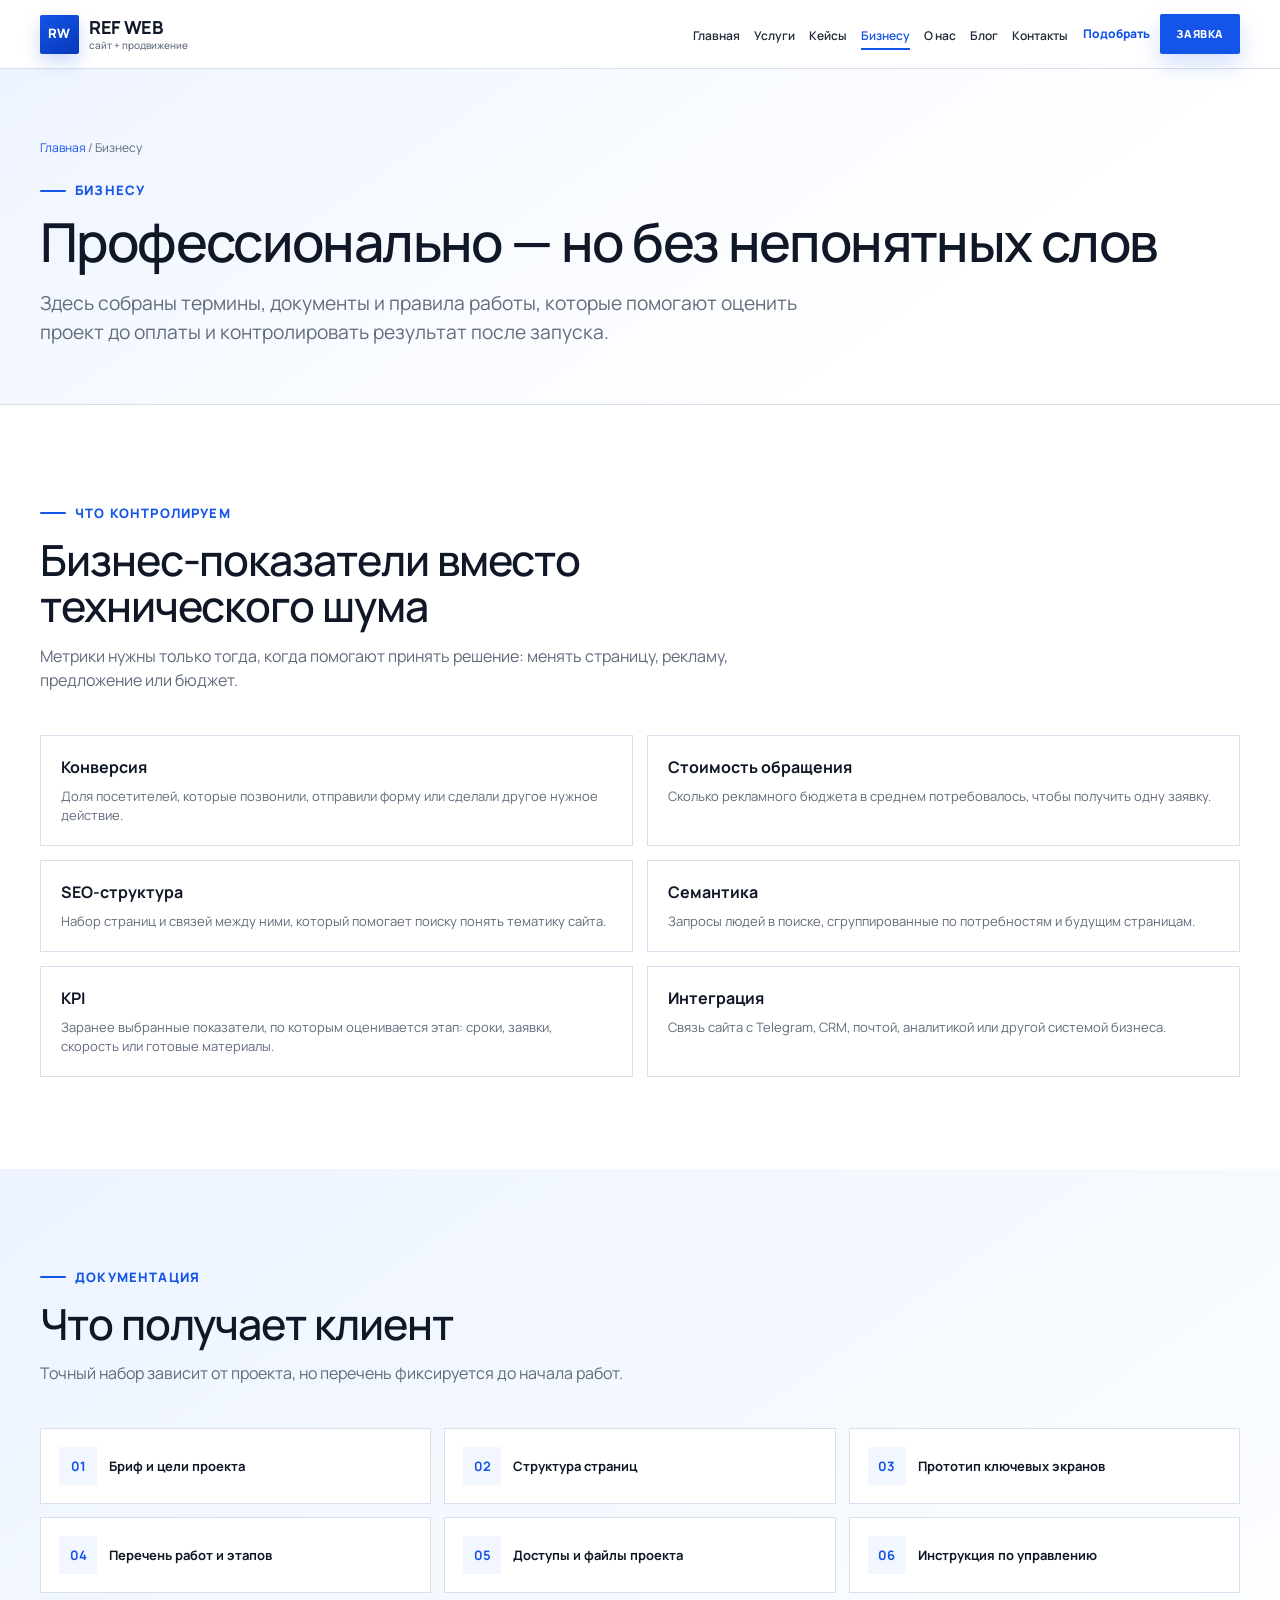
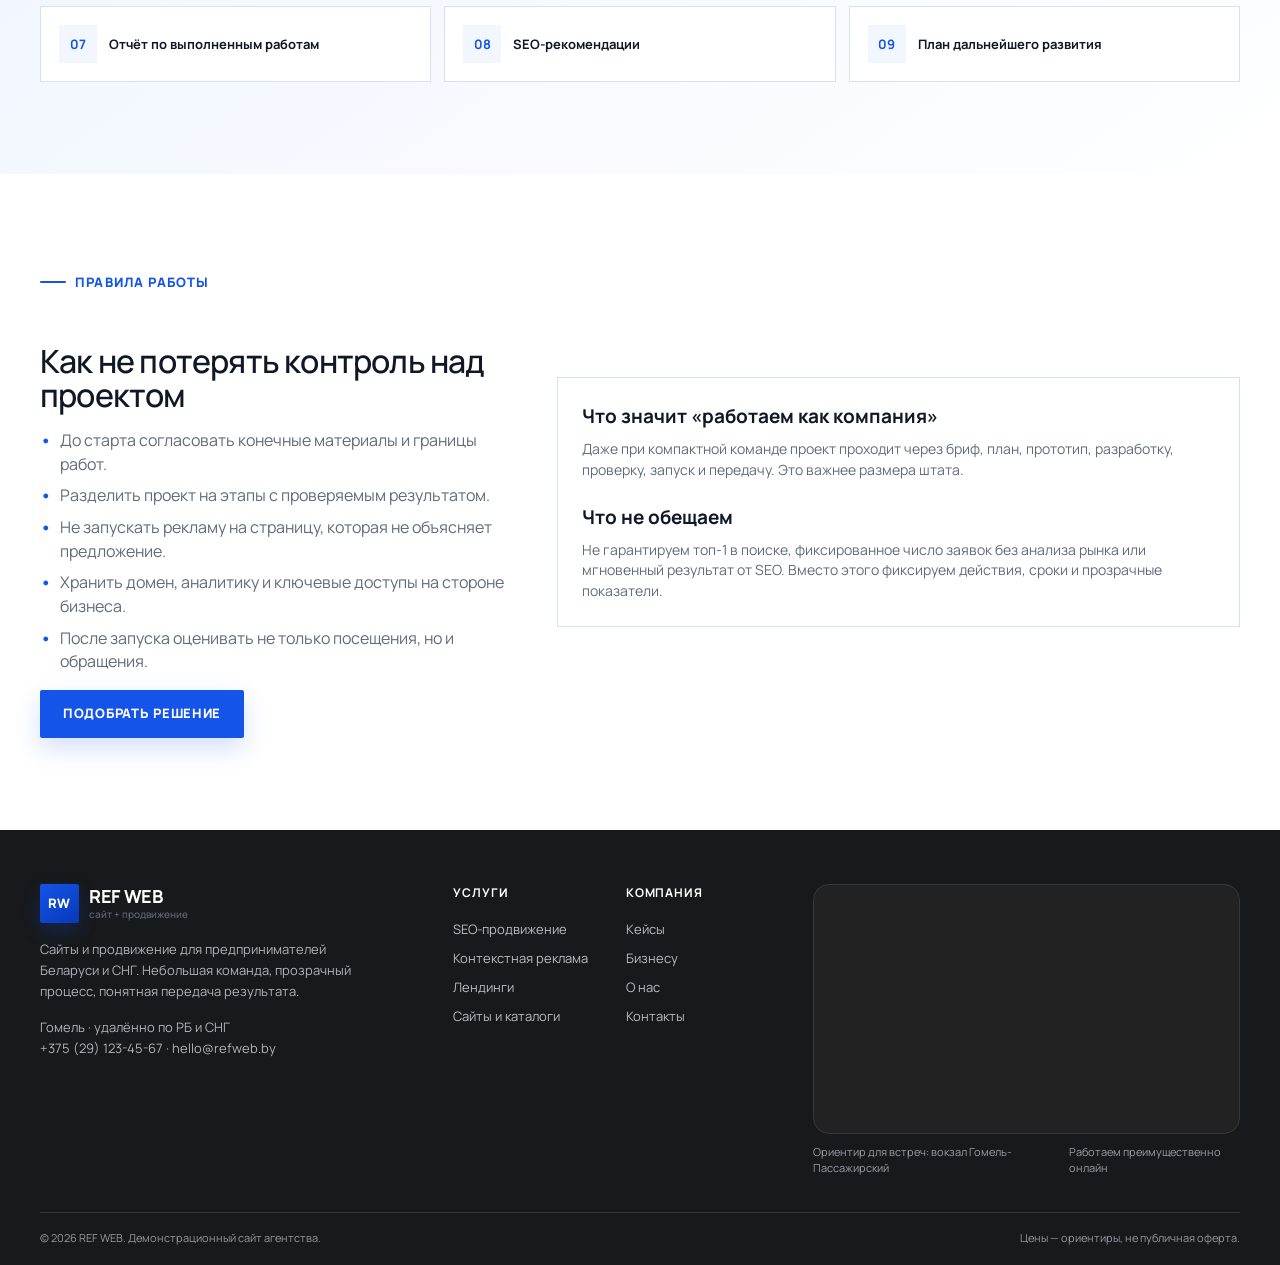
<file: pages/entrepreneurs.html>
<!DOCTYPE html>

<html lang="ru"><head><meta charset="utf-8"/><meta content="width=device-width,initial-scale=1" name="viewport"/><title>Бизнесу — REF WEB</title><meta content="Термины, документы, показатели и прозрачный процесс работы над сайтом и продвижением." name="description"/><link href="https://fonts.googleapis.com" rel="preconnect"/><link crossorigin="" href="https://fonts.gstatic.com" rel="preconnect"/><link href="https://fonts.googleapis.com/css2?family=Manrope:wght@400;500;600;700;800&amp;display=swap" rel="stylesheet"/><link href="../css/styles.css" rel="stylesheet"/><link href="data:image/svg+xml,%3Csvg xmlns='http://www.w3.org/2000/svg' viewBox='0 0 32 32'%3E%3Crect width='32' height='32' rx='7' fill='%231454e8'/%3E%3Ctext x='16' y='21' text-anchor='middle' fill='white' font-family='Arial' font-size='11' font-weight='700'%3ERW%3C/text%3E%3C/svg%3E" rel="icon"/></head><body><a class="skip-link" href="#content">К содержанию</a>
<header class="site-header">
<div class="container nav-bar">
<a aria-label="REF WEB — главная" class="logo" href="../index.html"><span class="logo-mark">RW</span><span class="logo-text">REF WEB<span>сайт + продвижение</span></span></a>
<nav aria-label="Основное меню" class="nav-links"><a class="" href="../index.html">Главная</a><a class="" href="../pages/services.html">Услуги</a><a class="" href="../pages/cases.html">Кейсы</a><a class="active" href="../pages/entrepreneurs.html">Бизнесу</a><a class="" href="../pages/about.html">О нас</a><a class="" href="../pages/blog.html">Блог</a><a class="" href="../pages/contacts.html">Контакты</a></nav>
<div class="nav-actions"><a class="nav-phone" href="tel:+375291234567">+375 (29) 123-45-67</a><a class="nav-quick-link" href="../pages/quiz.html">Подобрать</a><a class="btn btn-primary btn-sm" data-open-modal="" data-service="Заявка с сайта" href="#">Заявка</a><button aria-expanded="false" aria-label="Открыть меню" class="burger" data-burger=""><span></span><span></span><span></span></button></div>
</div>
<nav aria-label="Мобильное меню" class="mobile-nav" data-mobile-nav=""><a href="../index.html">Главная</a><a href="../pages/services.html">Услуги</a><a href="../pages/cases.html">Кейсы</a><a href="../pages/entrepreneurs.html">Бизнесу</a><a href="../pages/about.html">О нас</a><a href="../pages/blog.html">Блог</a><a href="../pages/contacts.html">Контакты</a><div class="mobile-nav-actions"><a class="btn btn-outline" href="../pages/quiz.html">Подобрать решение</a><a class="btn btn-primary" data-open-modal="" data-service="Заявка с сайта" href="#">Оставить заявку</a></div></nav>
</header><main id="content"><section class="page-hero"><div class="container"><div class="breadcrumbs"><a href="../index.html">Главная</a> / Бизнесу</div><span class="eyebrow">Бизнесу</span><h1 class="display-xl">Профессионально — но без непонятных слов</h1><p class="body-lg lead">Здесь собраны термины, документы и правила работы, которые помогают оценить проект до оплаты и контролировать результат после запуска.</p></div></section>
<section class="section"><div class="container"><div class="section-head"><span class="eyebrow">Что контролируем</span><h2 class="display-lg">Бизнес-показатели вместо технического шума</h2><p class="body-md">Метрики нужны только тогда, когда помогают принять решение: менять страницу, рекламу, предложение или бюджет.</p></div><div class="term-grid"><div class="term-card"><strong>Конверсия</strong><p>Доля посетителей, которые позвонили, отправили форму или сделали другое нужное действие.</p></div><div class="term-card"><strong>Стоимость обращения</strong><p>Сколько рекламного бюджета в среднем потребовалось, чтобы получить одну заявку.</p></div><div class="term-card"><strong>SEO-структура</strong><p>Набор страниц и связей между ними, который помогает поиску понять тематику сайта.</p></div><div class="term-card"><strong>Семантика</strong><p>Запросы людей в поиске, сгруппированные по потребностям и будущим страницам.</p></div><div class="term-card"><strong>KPI</strong><p>Заранее выбранные показатели, по которым оценивается этап: сроки, заявки, скорость или готовые материалы.</p></div><div class="term-card"><strong>Интеграция</strong><p>Связь сайта с Telegram, CRM, почтой, аналитикой или другой системой бизнеса.</p></div></div></div></section>
<section class="section section-blue"><div class="container"><div class="section-head"><span class="eyebrow">Документация</span><h2 class="display-lg">Что получает клиент</h2><p class="body-md">Точный набор зависит от проекта, но перечень фиксируется до начала работ.</p></div><div class="doc-list"><div class="doc-item"><i>01</i>Бриф и цели проекта</div><div class="doc-item"><i>02</i>Структура страниц</div><div class="doc-item"><i>03</i>Прототип ключевых экранов</div><div class="doc-item"><i>04</i>Перечень работ и этапов</div><div class="doc-item"><i>05</i>Доступы и файлы проекта</div><div class="doc-item"><i>06</i>Инструкция по управлению</div><div class="doc-item"><i>07</i>Отчёт по выполненным работам</div><div class="doc-item"><i>08</i>SEO-рекомендации</div><div class="doc-item"><i>09</i>План дальнейшего развития</div></div></div></section>
<section class="section"><div class="container"><div class="about-mini"><div class="prose"><span class="eyebrow">Правила работы</span><h2 class="display-lg">Как не потерять контроль над проектом</h2><ul><li>До старта согласовать конечные материалы и границы работ.</li><li>Разделить проект на этапы с проверяемым результатом.</li><li>Не запускать рекламу на страницу, которая не объясняет предложение.</li><li>Хранить домен, аналитику и ключевые доступы на стороне бизнеса.</li><li>После запуска оценивать не только посещения, но и обращения.</li></ul><a class="btn btn-primary" href="quiz.html">Подобрать решение</a></div><div class="info-card"><h3>Что значит «работаем как компания»</h3><p>Даже при компактной команде проект проходит через бриф, план, прототип, разработку, проверку, запуск и передачу. Это важнее размера штата.</p><h3 style="margin-top:22px">Что не обещаем</h3><p>Не гарантируем топ-1 в поиске, фиксированное число заявок без анализа рынка или мгновенный результат от SEO. Вместо этого фиксируем действия, сроки и прозрачные показатели.</p></div></div></div></section></main><footer class="footer">
<div class="container">
<div class="footer-main">
<div class="footer-brand"><a class="logo" href="../index.html"><span class="logo-mark">RW</span><span class="logo-text">REF WEB<span>сайт + продвижение</span></span></a><p>Сайты и продвижение для предпринимателей Беларуси и СНГ. Небольшая команда, прозрачный процесс, понятная передача результата.</p><p>Гомель · удалённо по РБ и СНГ<br/><a href="tel:+375291234567">+375 (29) 123-45-67</a> · <a href="mailto:hello@refweb.by">hello@refweb.by</a></p></div>
<div class="footer-links-grid">
<div class="footer-col"><h4>Услуги</h4><a href="../pages/services.html#seo">SEO-продвижение</a><a href="../pages/services.html#ppc">Контекстная реклама</a><a href="../pages/services.html#landing">Лендинги</a><a href="../pages/services.html#custom">Сайты и каталоги</a></div>
<div class="footer-col"><h4>Компания</h4><a href="../pages/cases.html">Кейсы</a><a href="../pages/entrepreneurs.html">Бизнесу</a><a href="../pages/about.html">О нас</a><a href="../pages/contacts.html">Контакты</a></div>
</div>
<div class="footer-map-wrap"><div class="footer-map"><iframe loading="lazy" src="https://yandex.ru/map-widget/v1/?text=%D0%96%D0%B5%D0%BB%D0%B5%D0%B7%D0%BD%D0%BE%D0%B4%D0%BE%D1%80%D0%BE%D0%B6%D0%BD%D1%8B%D0%B9%20%D0%B2%D0%BE%D0%BA%D0%B7%D0%B0%D0%BB%20%D0%93%D0%BE%D0%BC%D0%B5%D0%BB%D1%8C-%D0%9F%D0%B0%D1%81%D1%81%D0%B0%D0%B6%D0%B8%D1%80%D1%81%D0%BA%D0%B8%D0%B9&amp;z=16" title="Яндекс Карта — железнодорожный вокзал Гомеля"></iframe></div><div class="footer-map-label"><span>Ориентир для встреч: вокзал Гомель-Пассажирский</span><span>Работаем преимущественно онлайн</span></div></div>
</div>
<div class="footer-bottom"><span>© 2026 REF WEB. Демонстрационный сайт агентства.</span><span>Цены — ориентиры, не публичная оферта.</span></div>
</div>
</footer><div class="modal" data-modal=""><div aria-labelledby="modal-title" aria-modal="true" class="modal-dialog" role="dialog"><button aria-label="Закрыть" class="modal-close" data-close-modal="">×</button><span class="eyebrow">Связаться</span><h2 class="display-md" id="modal-title">Расскажите о задаче</h2><p class="body-md" style="margin:10px 0 20px">Перезвоним, уточним задачу и назовём понятный следующий шаг. Без обязательного прохождения подбора.</p><form class="form-grid" data-lead-form=""><div class="field"><label>Ваше имя</label><input name="name" placeholder="Как обращаться"/></div><div class="field"><label>Телефон *</label><input name="phone" placeholder="+375 (__) ___-__-__" required="" type="tel"/></div><div class="field full"><label>Что нужно</label><select name="service"><option>Консультация</option><option>Сайт</option><option>Лендинг</option><option>SEO</option><option>Контекстная реклама</option><option>Сайт + продвижение</option><option>Заявка с сайта</option></select></div><div class="field full"><label>Комментарий</label><textarea name="comment" placeholder="Коротко о бизнесе и задаче"></textarea></div><div class="field full"><label class="consent"><input checked="" required="" type="checkbox"/> <span>Согласен с обработкой персональных данных в РБ.</span></label></div><div class="field full"><button class="btn btn-primary" type="submit">Оставить заявку</button></div></form></div></div><script src="../js/main.js"></script></body></html>
</file>
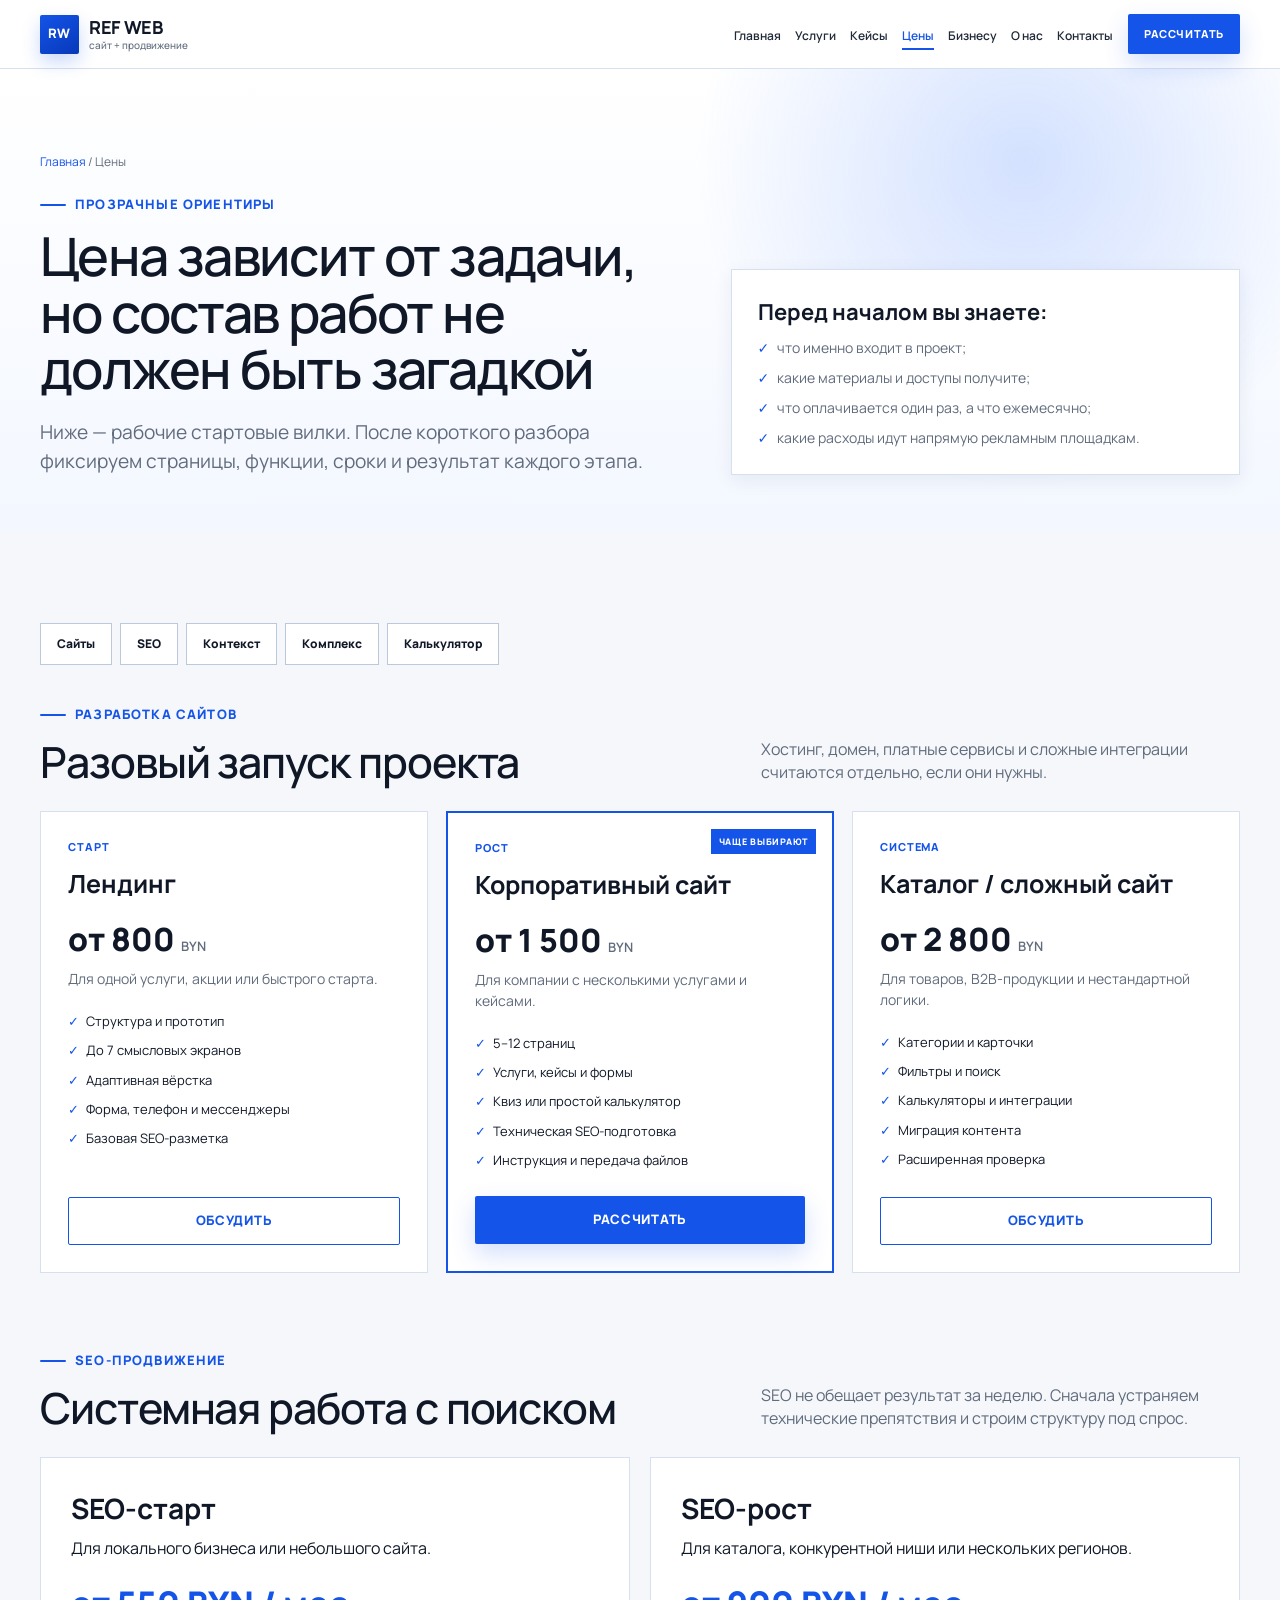
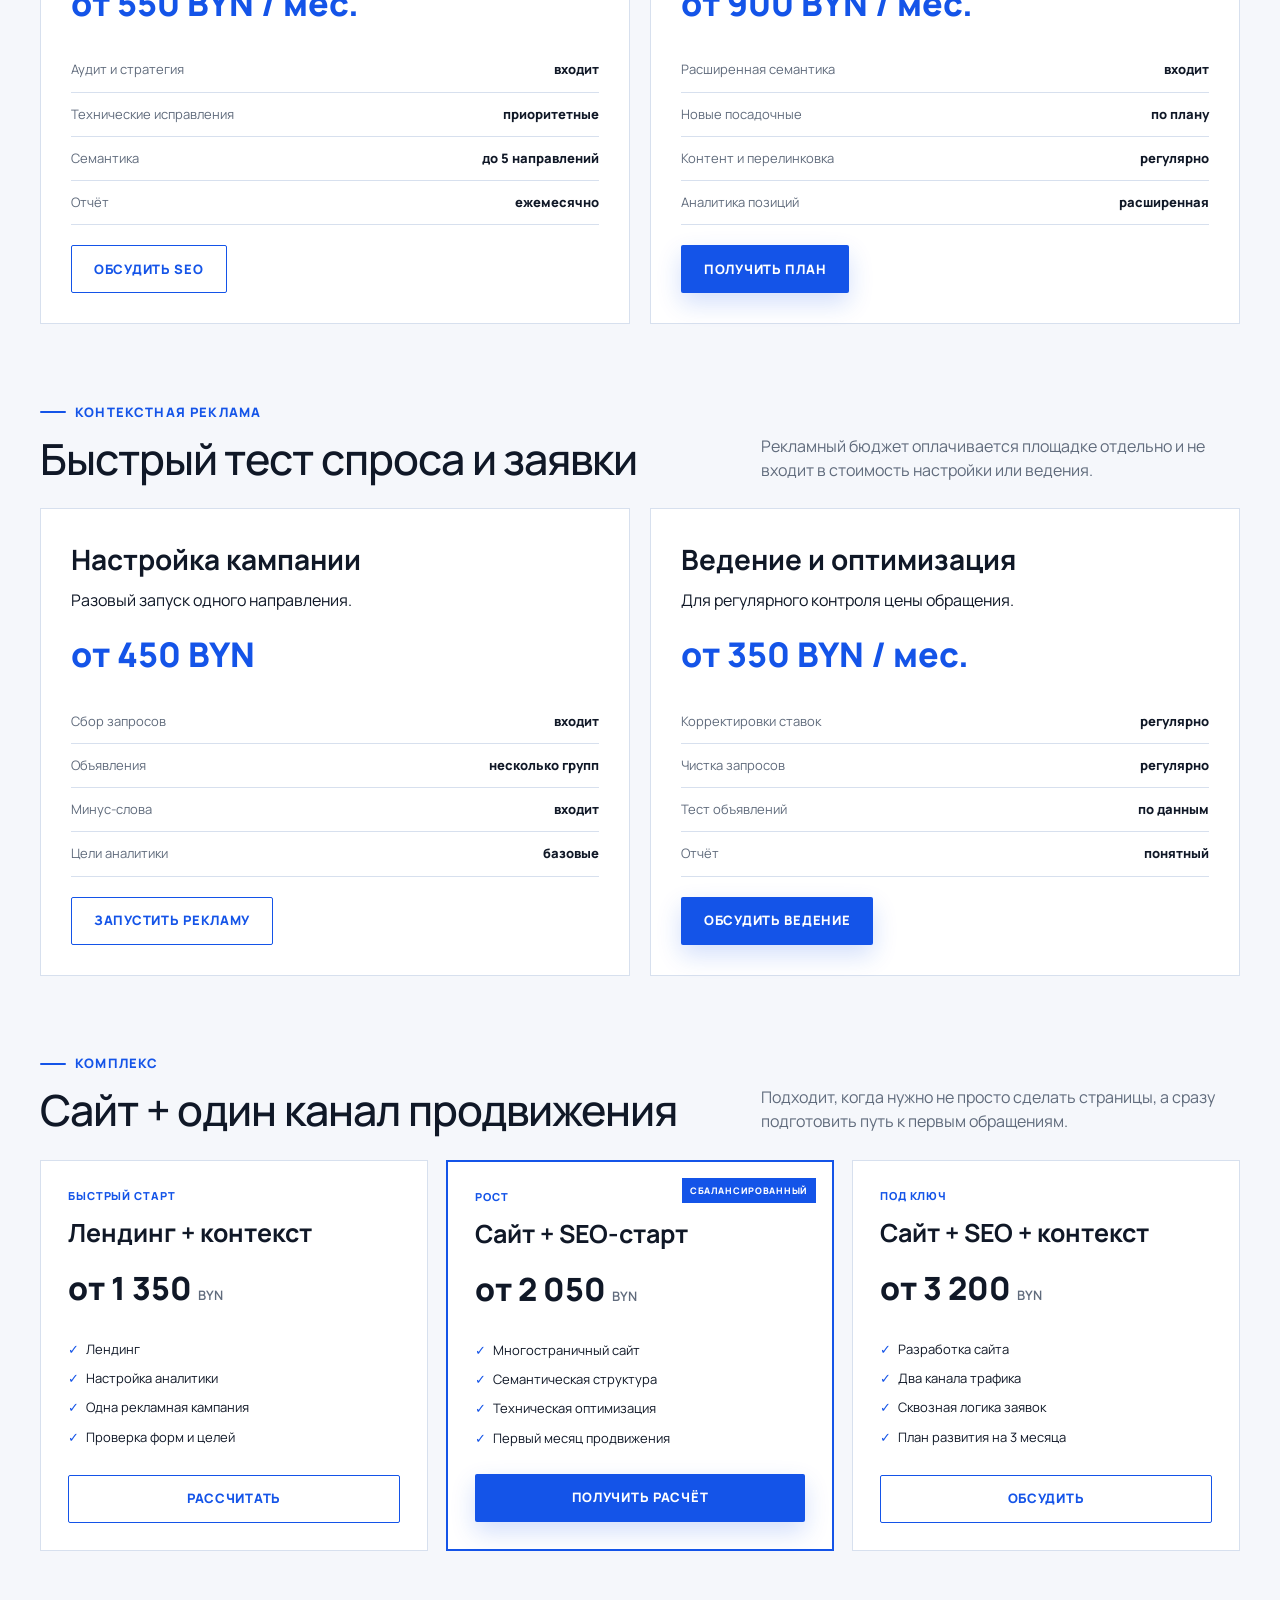
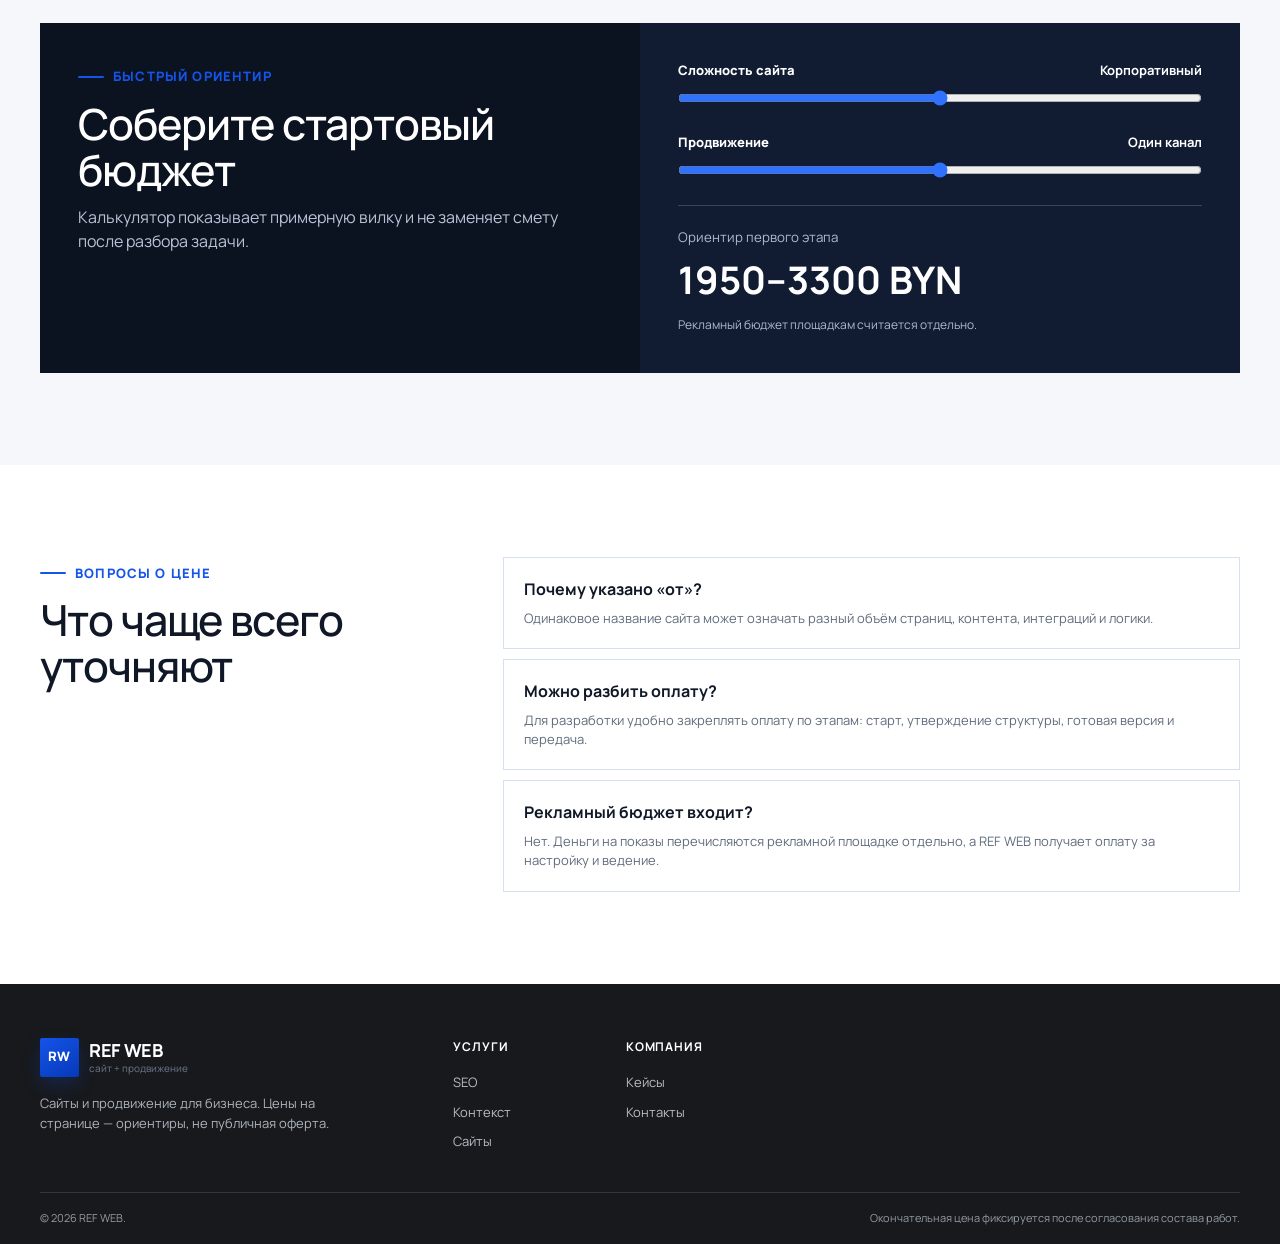
<file: pages/pricing.html>
<!DOCTYPE html>
<html lang="ru">
<head>
  <meta charset="utf-8">
  <meta name="viewport" content="width=device-width,initial-scale=1">
  <title>Цены REF WEB — сайты, SEO и контекстная реклама</title>
  <meta name="description" content="Подробные ориентиры стоимости сайтов, SEO-продвижения и контекстной рекламы REF WEB.">
  <link rel="preconnect" href="https://fonts.googleapis.com">
  <link rel="preconnect" href="https://fonts.gstatic.com" crossorigin>
  <link href="https://fonts.googleapis.com/css2?family=Manrope:wght@400;500;600;700;800&display=swap" rel="stylesheet">
  <link href="../css/styles.css" rel="stylesheet">
  <style>
    .price-hero{padding:84px 0 56px;background:radial-gradient(circle at 80% 20%,rgba(47,114,255,.2),transparent 30%),linear-gradient(180deg,#fff,#f3f7ff)}
    .price-hero-grid{display:grid;grid-template-columns:1.1fr .9fr;gap:68px;align-items:end}.price-hero .lead{max-width:740px;margin-top:20px}
    .price-promise{padding:26px;border:1px solid var(--line);background:#fff;box-shadow:var(--shadow-soft)}.price-promise strong{display:block;font-size:22px;margin-bottom:10px}.price-promise ul{display:grid;gap:9px;color:var(--muted);font-size:14px}.price-promise li::before{content:"✓";color:var(--primary);font-weight:800;margin-right:8px}
    .price-nav{display:flex;gap:8px;flex-wrap:wrap;margin-bottom:34px}.price-nav a{padding:11px 16px;border:1px solid var(--line-strong);background:#fff;font-size:12px;font-weight:800}.price-nav a:hover{background:var(--primary);color:#fff;border-color:var(--primary)}
    .tariff-group{margin-top:72px}.tariff-group:first-of-type{margin-top:0}.tariff-head{display:grid;grid-template-columns:1fr .7fr;gap:36px;align-items:end;margin-bottom:26px}.tariff-head p{color:var(--muted)}
    .tariff-grid{display:grid;grid-template-columns:repeat(3,1fr);gap:18px}.tariff{padding:27px;border:1px solid var(--line);background:#fff;display:flex;flex-direction:column;min-height:100%;transition:.25s}.tariff:hover{transform:translateY(-6px);box-shadow:var(--shadow)}.tariff.featured{border:2px solid var(--primary);position:relative}.tariff-badge{position:absolute;right:16px;top:16px;padding:6px 8px;background:var(--primary);color:#fff;font-size:9px;font-weight:800;text-transform:uppercase;letter-spacing:.08em}.tariff .tier{color:var(--primary);font-size:11px;font-weight:800;text-transform:uppercase;letter-spacing:.08em}.tariff h2{font-size:25px;margin:10px 0 8px}.tariff .amount{font-size:32px;font-weight:800;margin:12px 0}.tariff .amount span{font-size:13px;color:var(--muted);font-weight:600}.tariff p{color:var(--muted);font-size:14px}.tariff ul{display:grid;gap:10px;margin:22px 0 26px}.tariff li{font-size:13px;padding-left:18px;position:relative}.tariff li::before{content:"✓";position:absolute;left:0;color:var(--primary);font-weight:800}.tariff .btn{margin-top:auto}
    .monthly-grid{display:grid;grid-template-columns:1fr 1fr;gap:20px}.monthly-card{padding:30px;border:1px solid var(--line);background:#fff}.monthly-card h2{font-size:28px;margin-bottom:8px}.monthly-price{font-size:34px;font-weight:800;color:var(--primary);margin:17px 0}.monthly-card dl{display:grid;gap:0;margin:20px 0}.monthly-card dl div{display:flex;justify-content:space-between;gap:20px;padding:12px 0;border-bottom:1px solid var(--line);font-size:13px}.monthly-card dt{color:var(--muted)}.monthly-card dd{font-weight:800;text-align:right}
    .estimate{display:grid;grid-template-columns:1fr 1fr;background:#0b1220;color:#fff}.estimate-copy,.estimate-panel{padding:38px}.estimate-copy p{color:#b8c4d6;margin-top:13px}.estimate-panel{background:#111c32}.estimate-row{margin-bottom:20px}.estimate-row label{display:flex;justify-content:space-between;font-size:13px;font-weight:800;margin-bottom:9px}.estimate-row input{width:100%;accent-color:#2f72ff}.estimate-total{padding-top:22px;border-top:1px solid rgba(255,255,255,.18)}.estimate-total small{display:block;color:#aebad0}.estimate-total strong{font-size:38px;display:block;margin:4px 0}.estimate-total span{font-size:12px;color:#aebad0}
    .pricing-faq{display:grid;grid-template-columns:.72fr 1.28fr;gap:48px}.pricing-faq-list{display:grid;gap:10px}.pricing-faq-item{padding:20px;border:1px solid var(--line);background:#fff}.pricing-faq-item strong{display:block;margin-bottom:7px}.pricing-faq-item p{font-size:13px;color:var(--muted)}
    @media(max-width:980px){.price-hero-grid,.tariff-head,.estimate,.pricing-faq{grid-template-columns:1fr}.tariff-grid{grid-template-columns:1fr 1fr}.tariff-grid .tariff:last-child{grid-column:1/-1}}
    @media(max-width:640px){.price-hero{padding:56px 0 40px}.tariff-grid,.monthly-grid{grid-template-columns:1fr}.tariff-grid .tariff:last-child{grid-column:auto}.estimate-copy,.estimate-panel{padding:25px}.tariff-group{margin-top:52px}}
  </style>
</head>
<body>
<a class="skip-link" href="#content">К содержанию</a>
<header class="site-header"><div class="container nav-bar"><a class="logo" href="../index.html"><span class="logo-mark">RW</span><span class="logo-text">REF WEB<span>сайт + продвижение</span></span></a><nav class="nav-links" aria-label="Основное меню"><a href="../index.html">Главная</a><a href="services.html">Услуги</a><a href="cases.html">Кейсы</a><a class="active" href="pricing.html">Цены</a><a href="entrepreneurs.html">Бизнесу</a><a href="about.html">О нас</a><a href="contacts.html">Контакты</a></nav><div class="nav-actions"><a class="nav-phone" href="tel:+375291234567">+375 (29) 123-45-67</a><a class="btn btn-primary btn-sm" data-open-modal data-service="Расчёт проекта" href="#">Рассчитать</a><button class="burger" data-burger aria-label="Открыть меню" aria-expanded="false"><span></span><span></span><span></span></button></div></div><nav class="mobile-nav" data-mobile-nav><a href="../index.html">Главная</a><a href="services.html">Услуги</a><a href="cases.html">Кейсы</a><a href="pricing.html">Цены</a><a href="contacts.html">Контакты</a></nav></header>
<main id="content">
<section class="price-hero"><div class="container price-hero-grid"><div class="reveal"><div class="breadcrumbs"><a href="../index.html">Главная</a> / Цены</div><span class="eyebrow">Прозрачные ориентиры</span><h1 class="display-xl">Цена зависит от задачи, но состав работ не должен быть загадкой</h1><p class="body-lg lead">Ниже — рабочие стартовые вилки. После короткого разбора фиксируем страницы, функции, сроки и результат каждого этапа.</p></div><aside class="price-promise reveal"><strong>Перед началом вы знаете:</strong><ul><li>что именно входит в проект;</li><li>какие материалы и доступы получите;</li><li>что оплачивается один раз, а что ежемесячно;</li><li>какие расходы идут напрямую рекламным площадкам.</li></ul></aside></div></section>
<section class="section section-cloud"><div class="container"><nav class="price-nav reveal"><a href="#sites">Сайты</a><a href="#seo">SEO</a><a href="#ppc">Контекст</a><a href="#combo">Комплекс</a><a href="#estimate">Калькулятор</a></nav>
<section class="tariff-group" id="sites"><div class="tariff-head reveal"><div><span class="eyebrow">Разработка сайтов</span><h2 class="display-lg">Разовый запуск проекта</h2></div><p>Хостинг, домен, платные сервисы и сложные интеграции считаются отдельно, если они нужны.</p></div><div class="tariff-grid"><article class="tariff reveal"><span class="tier">Старт</span><h2>Лендинг</h2><div class="amount">от 800 <span>BYN</span></div><p>Для одной услуги, акции или быстрого старта.</p><ul><li>Структура и прототип</li><li>До 7 смысловых экранов</li><li>Адаптивная вёрстка</li><li>Форма, телефон и мессенджеры</li><li>Базовая SEO-разметка</li></ul><a class="btn btn-outline" data-open-modal data-service="Лендинг" href="#">Обсудить</a></article><article class="tariff featured reveal"><span class="tariff-badge">Чаще выбирают</span><span class="tier">Рост</span><h2>Корпоративный сайт</h2><div class="amount">от 1 500 <span>BYN</span></div><p>Для компании с несколькими услугами и кейсами.</p><ul><li>5–12 страниц</li><li>Услуги, кейсы и формы</li><li>Квиз или простой калькулятор</li><li>Техническая SEO-подготовка</li><li>Инструкция и передача файлов</li></ul><a class="btn btn-primary" data-open-modal data-service="Корпоративный сайт" href="#">Рассчитать</a></article><article class="tariff reveal"><span class="tier">Система</span><h2>Каталог / сложный сайт</h2><div class="amount">от 2 800 <span>BYN</span></div><p>Для товаров, B2B-продукции и нестандартной логики.</p><ul><li>Категории и карточки</li><li>Фильтры и поиск</li><li>Калькуляторы и интеграции</li><li>Миграция контента</li><li>Расширенная проверка</li></ul><a class="btn btn-outline" data-open-modal data-service="Каталог или сложный сайт" href="#">Обсудить</a></article></div></section>
<section class="tariff-group" id="seo"><div class="tariff-head reveal"><div><span class="eyebrow">SEO-продвижение</span><h2 class="display-lg">Системная работа с поиском</h2></div><p>SEO не обещает результат за неделю. Сначала устраняем технические препятствия и строим структуру под спрос.</p></div><div class="monthly-grid"><article class="monthly-card reveal"><h2>SEO-старт</h2><p>Для локального бизнеса или небольшого сайта.</p><div class="monthly-price">от 550 BYN / мес.</div><dl><div><dt>Аудит и стратегия</dt><dd>входит</dd></div><div><dt>Технические исправления</dt><dd>приоритетные</dd></div><div><dt>Семантика</dt><dd>до 5 направлений</dd></div><div><dt>Отчёт</dt><dd>ежемесячно</dd></div></dl><a class="btn btn-outline" data-open-modal data-service="SEO-старт" href="#">Обсудить SEO</a></article><article class="monthly-card reveal"><h2>SEO-рост</h2><p>Для каталога, конкурентной ниши или нескольких регионов.</p><div class="monthly-price">от 900 BYN / мес.</div><dl><div><dt>Расширенная семантика</dt><dd>входит</dd></div><div><dt>Новые посадочные</dt><dd>по плану</dd></div><div><dt>Контент и перелинковка</dt><dd>регулярно</dd></div><div><dt>Аналитика позиций</dt><dd>расширенная</dd></div></dl><a class="btn btn-primary" data-open-modal data-service="SEO-рост" href="#">Получить план</a></article></div></section>
<section class="tariff-group" id="ppc"><div class="tariff-head reveal"><div><span class="eyebrow">Контекстная реклама</span><h2 class="display-lg">Быстрый тест спроса и заявки</h2></div><p>Рекламный бюджет оплачивается площадке отдельно и не входит в стоимость настройки или ведения.</p></div><div class="monthly-grid"><article class="monthly-card reveal"><h2>Настройка кампании</h2><p>Разовый запуск одного направления.</p><div class="monthly-price">от 450 BYN</div><dl><div><dt>Сбор запросов</dt><dd>входит</dd></div><div><dt>Объявления</dt><dd>несколько групп</dd></div><div><dt>Минус-слова</dt><dd>входит</dd></div><div><dt>Цели аналитики</dt><dd>базовые</dd></div></dl><a class="btn btn-outline" data-open-modal data-service="Настройка контекстной рекламы" href="#">Запустить рекламу</a></article><article class="monthly-card reveal"><h2>Ведение и оптимизация</h2><p>Для регулярного контроля цены обращения.</p><div class="monthly-price">от 350 BYN / мес.</div><dl><div><dt>Корректировки ставок</dt><dd>регулярно</dd></div><div><dt>Чистка запросов</dt><dd>регулярно</dd></div><div><dt>Тест объявлений</dt><dd>по данным</dd></div><div><dt>Отчёт</dt><dd>понятный</dd></div></dl><a class="btn btn-primary" data-open-modal data-service="Ведение контекстной рекламы" href="#">Обсудить ведение</a></article></div></section>
<section class="tariff-group" id="combo"><div class="tariff-head reveal"><div><span class="eyebrow">Комплекс</span><h2 class="display-lg">Сайт + один канал продвижения</h2></div><p>Подходит, когда нужно не просто сделать страницы, а сразу подготовить путь к первым обращениям.</p></div><div class="tariff-grid"><article class="tariff reveal"><span class="tier">Быстрый старт</span><h2>Лендинг + контекст</h2><div class="amount">от 1 350 <span>BYN</span></div><ul><li>Лендинг</li><li>Настройка аналитики</li><li>Одна рекламная кампания</li><li>Проверка форм и целей</li></ul><a class="btn btn-outline" data-open-modal data-service="Лендинг + контекст" href="#">Рассчитать</a></article><article class="tariff featured reveal"><span class="tariff-badge">Сбалансированный</span><span class="tier">Рост</span><h2>Сайт + SEO-старт</h2><div class="amount">от 2 050 <span>BYN</span></div><ul><li>Многостраничный сайт</li><li>Семантическая структура</li><li>Техническая оптимизация</li><li>Первый месяц продвижения</li></ul><a class="btn btn-primary" data-open-modal data-service="Сайт + SEO" href="#">Получить расчёт</a></article><article class="tariff reveal"><span class="tier">Под ключ</span><h2>Сайт + SEO + контекст</h2><div class="amount">от 3 200 <span>BYN</span></div><ul><li>Разработка сайта</li><li>Два канала трафика</li><li>Сквозная логика заявок</li><li>План развития на 3 месяца</li></ul><a class="btn btn-outline" data-open-modal data-service="Сайт + SEO + контекст" href="#">Обсудить</a></article></div></section>
<section class="tariff-group estimate reveal" id="estimate"><div class="estimate-copy"><span class="eyebrow">Быстрый ориентир</span><h2 class="display-lg">Соберите стартовый бюджет</h2><p>Калькулятор показывает примерную вилку и не заменяет смету после разбора задачи.</p></div><div class="estimate-panel"><div class="estimate-row"><label><span>Сложность сайта</span><strong data-site-label>Корпоративный</strong></label><input data-site-range type="range" min="1" max="3" value="2"></div><div class="estimate-row"><label><span>Продвижение</span><strong data-promo-label>Один канал</strong></label><input data-promo-range type="range" min="0" max="2" value="1"></div><div class="estimate-total"><small>Ориентир первого этапа</small><strong data-estimate-total>2 050–3 000 BYN</strong><span>Рекламный бюджет площадкам считается отдельно.</span></div></div></section>
</div></section>
<section class="section"><div class="container pricing-faq"><div class="reveal"><span class="eyebrow">Вопросы о цене</span><h2 class="display-lg">Что чаще всего уточняют</h2></div><div class="pricing-faq-list"><article class="pricing-faq-item reveal"><strong>Почему указано «от»?</strong><p>Одинаковое название сайта может означать разный объём страниц, контента, интеграций и логики.</p></article><article class="pricing-faq-item reveal"><strong>Можно разбить оплату?</strong><p>Для разработки удобно закреплять оплату по этапам: старт, утверждение структуры, готовая версия и передача.</p></article><article class="pricing-faq-item reveal"><strong>Рекламный бюджет входит?</strong><p>Нет. Деньги на показы перечисляются рекламной площадке отдельно, а REF WEB получает оплату за настройку и ведение.</p></article></div></div></section>
</main>
<footer class="footer"><div class="container"><div class="footer-main"><div class="footer-brand"><a class="logo" href="../index.html"><span class="logo-mark">RW</span><span class="logo-text">REF WEB<span>сайт + продвижение</span></span></a><p>Сайты и продвижение для бизнеса. Цены на странице — ориентиры, не публичная оферта.</p></div><div class="footer-links-grid"><div class="footer-col"><h4>Услуги</h4><a href="services.html#seo">SEO</a><a href="services.html#ppc">Контекст</a><a href="services.html#custom">Сайты</a></div><div class="footer-col"><h4>Компания</h4><a href="cases.html">Кейсы</a><a href="contacts.html">Контакты</a></div></div></div><div class="footer-bottom"><span>© 2026 REF WEB.</span><span>Окончательная цена фиксируется после согласования состава работ.</span></div></div></footer>
<div class="modal" data-modal><div class="modal-dialog" role="dialog" aria-modal="true" aria-labelledby="modal-title"><button class="modal-close" data-close-modal aria-label="Закрыть">×</button><span class="eyebrow">Расчёт проекта</span><h2 class="display-md" id="modal-title">Расскажите о задаче</h2><form class="form-grid" data-lead-form><div class="field"><label>Имя</label><input name="name"></div><div class="field"><label>Телефон *</label><input name="phone" type="tel" required></div><div class="field full"><label>Услуга</label><select name="service"><option>Консультация</option><option>Сайт</option><option>SEO</option><option>Контекстная реклама</option><option>Комплекс</option></select></div><div class="field full"><button class="btn btn-primary" type="submit">Получить расчёт</button></div></form></div></div>
<script src="../js/main.js"></script>
<script>(function(){const site=document.querySelector('[data-site-range]'),promo=document.querySelector('[data-promo-range]'),siteLabel=document.querySelector('[data-site-label]'),promoLabel=document.querySelector('[data-promo-label]'),total=document.querySelector('[data-estimate-total]');const sites={1:{label:'Лендинг',base:[800,1400]},2:{label:'Корпоративный',base:[1500,2400]},3:{label:'Каталог / сложный',base:[2800,4800]}};const promos={0:{label:'Без продвижения',add:[0,0]},1:{label:'Один канал',add:[450,900]},2:{label:'SEO + контекст',add:[900,1600]}};function update(){const s=sites[site.value],p=promos[promo.value];siteLabel.textContent=s.label;promoLabel.textContent=p.label;total.textContent=`${s.base[0]+p.add[0]}–${s.base[1]+p.add[1]} BYN`}site.addEventListener('input',update);promo.addEventListener('input',update);update()})();</script>
</body>
</html>
</file>
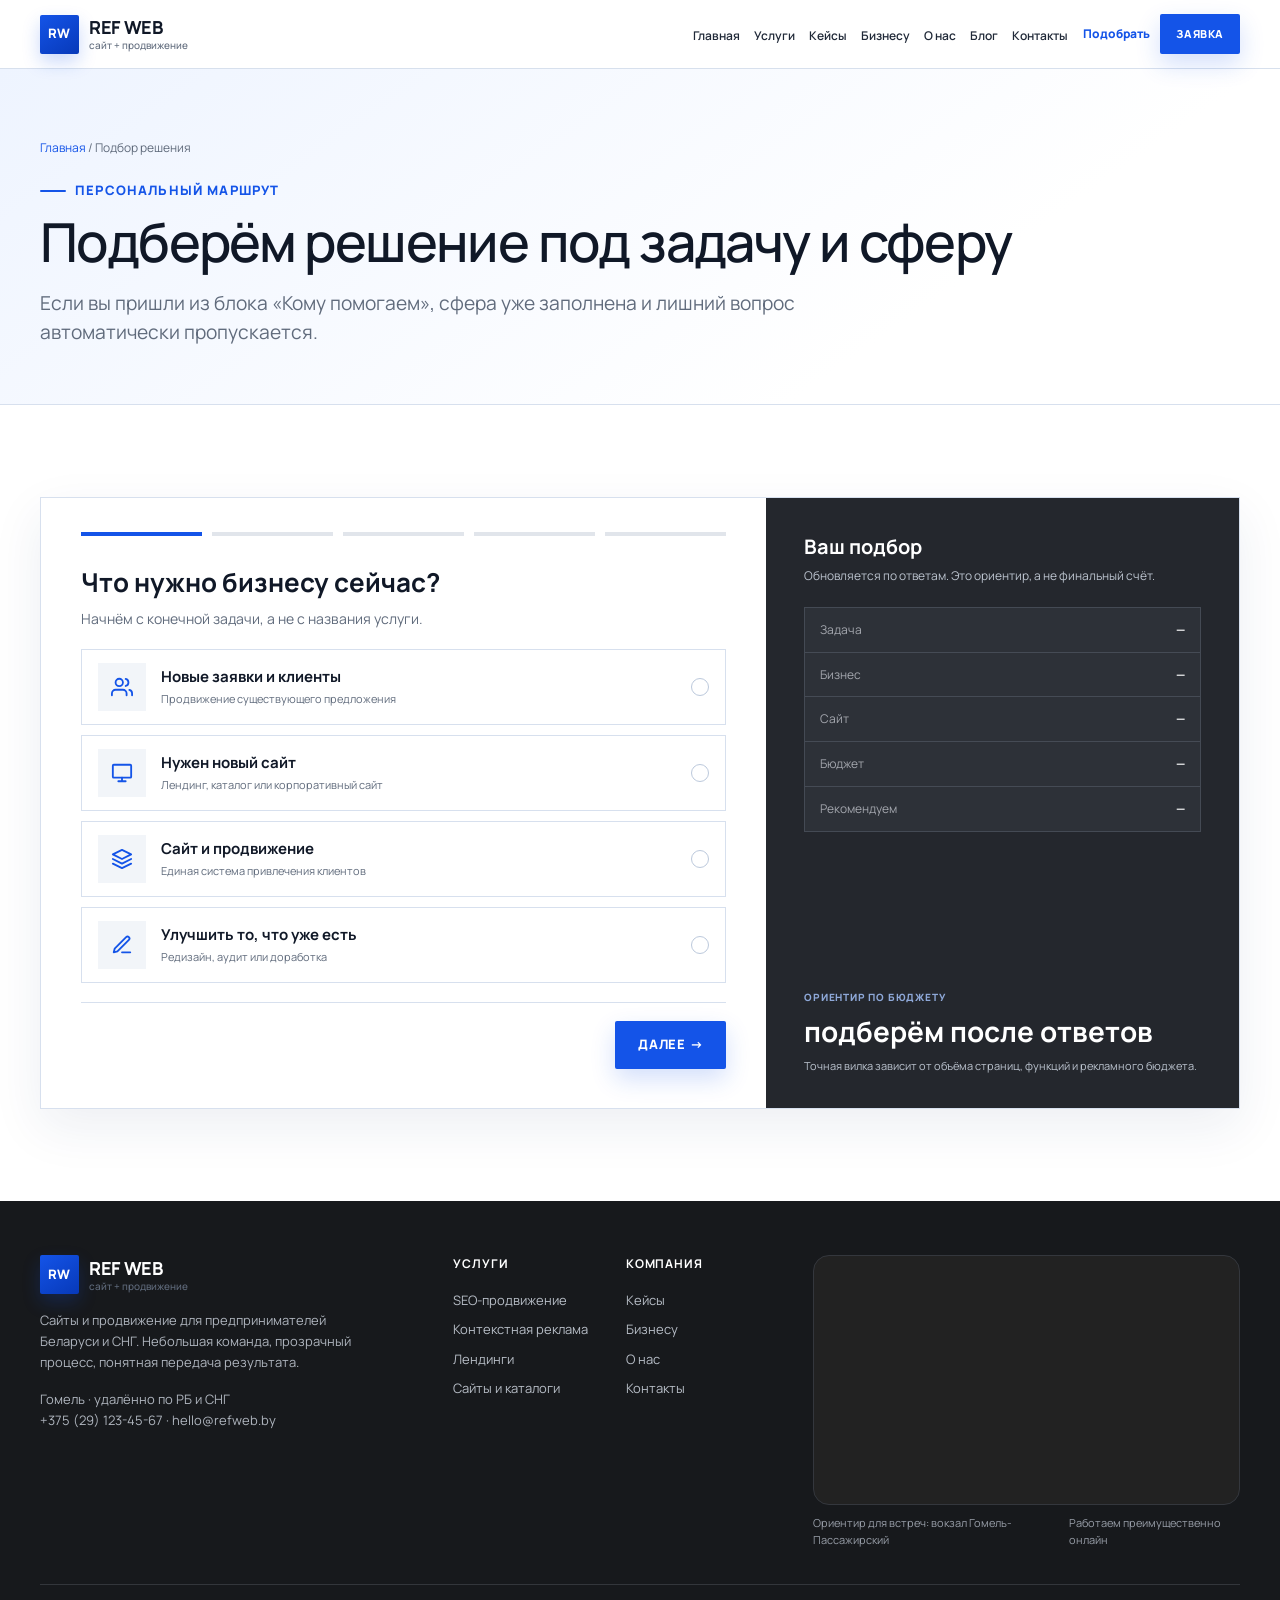
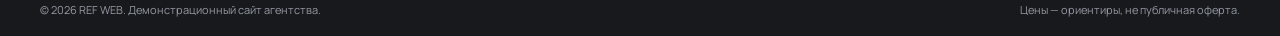
<file: pages/quiz.html>
<!DOCTYPE html>

<html lang="ru"><head><meta charset="utf-8"/><meta content="width=device-width,initial-scale=1" name="viewport"/><title>Подбор решения — REF WEB</title><meta content="Квиз для подбора сайта, SEO и рекламы под конкретную сферу бизнеса." name="description"/><link href="https://fonts.googleapis.com" rel="preconnect"/><link crossorigin="" href="https://fonts.gstatic.com" rel="preconnect"/><link href="https://fonts.googleapis.com/css2?family=Manrope:wght@400;500;600;700;800&amp;display=swap" rel="stylesheet"/><link href="../css/styles.css" rel="stylesheet"/><link href="data:image/svg+xml,%3Csvg xmlns='http://www.w3.org/2000/svg' viewBox='0 0 32 32'%3E%3Crect width='32' height='32' rx='7' fill='%231454e8'/%3E%3Ctext x='16' y='21' text-anchor='middle' fill='white' font-family='Arial' font-size='11' font-weight='700'%3ERW%3C/text%3E%3C/svg%3E" rel="icon"/></head><body><a class="skip-link" href="#content">К содержанию</a>
<header class="site-header">
<div class="container nav-bar">
<a aria-label="REF WEB — главная" class="logo" href="../index.html"><span class="logo-mark">RW</span><span class="logo-text">REF WEB<span>сайт + продвижение</span></span></a>
<nav aria-label="Основное меню" class="nav-links"><a class="" href="../index.html">Главная</a><a class="" href="../pages/services.html">Услуги</a><a class="" href="../pages/cases.html">Кейсы</a><a class="" href="../pages/entrepreneurs.html">Бизнесу</a><a class="" href="../pages/about.html">О нас</a><a class="" href="../pages/blog.html">Блог</a><a class="" href="../pages/contacts.html">Контакты</a></nav>
<div class="nav-actions"><a class="nav-phone" href="tel:+375291234567">+375 (29) 123-45-67</a><a class="nav-quick-link" href="../pages/quiz.html">Подобрать</a><a class="btn btn-primary btn-sm" data-open-modal="" data-service="Заявка с сайта" href="#">Заявка</a><button aria-expanded="false" aria-label="Открыть меню" class="burger" data-burger=""><span></span><span></span><span></span></button></div>
</div>
<nav aria-label="Мобильное меню" class="mobile-nav" data-mobile-nav=""><a href="../index.html">Главная</a><a href="../pages/services.html">Услуги</a><a href="../pages/cases.html">Кейсы</a><a href="../pages/entrepreneurs.html">Бизнесу</a><a href="../pages/about.html">О нас</a><a href="../pages/blog.html">Блог</a><a href="../pages/contacts.html">Контакты</a><div class="mobile-nav-actions"><a class="btn btn-outline" href="../pages/quiz.html">Подобрать решение</a><a class="btn btn-primary" data-open-modal="" data-service="Заявка с сайта" href="#">Оставить заявку</a></div></nav>
</header><main id="content"><section class="page-hero"><div class="container"><div class="breadcrumbs"><a href="../index.html">Главная</a> / Подбор решения</div><span class="eyebrow">Персональный маршрут</span><h1 class="display-xl">Подберём решение под задачу и сферу</h1><p class="body-lg lead">Если вы пришли из блока «Кому помогаем», сфера уже заполнена и лишний вопрос автоматически пропускается.</p></div></section><section class="section section-amber"><div class="container"><div class="quiz-shell" data-quiz="">
<div class="quiz-main"><div class="prefill-note" data-prefill-note=""></div><div class="quiz-progress"></div>
<div class="quiz-step active" data-field="goal" data-requires="goal"><h3>Что нужно бизнесу сейчас?</h3><p>Начнём с конечной задачи, а не с названия услуги.</p><div class="quiz-options"><button class="quiz-option" data-group="goal" data-option="clients" type="button"><span class="quiz-option-icon"><svg viewbox="0 0 24 24"><path d="M17 21v-2a4 4 0 0 0-4-4H5a4 4 0 0 0-4 4v2"></path><circle cx="9" cy="7" r="4"></circle><path d="M23 21v-2a4 4 0 0 0-3-3.87M16 3.13a4 4 0 0 1 0 7.75"></path></svg></span><span><strong>Новые заявки и клиенты</strong><small>Продвижение существующего предложения</small></span></button><button class="quiz-option" data-group="goal" data-option="site" type="button"><span class="quiz-option-icon"><svg viewbox="0 0 24 24"><rect height="14" rx="1" width="20" x="2" y="3"></rect><path d="M8 21h8M12 17v4"></path></svg></span><span><strong>Нужен новый сайт</strong><small>Лендинг, каталог или корпоративный сайт</small></span></button><button class="quiz-option" data-group="goal" data-option="both" type="button"><span class="quiz-option-icon"><svg viewbox="0 0 24 24"><path d="M12 2 2 7l10 5 10-5-10-5Z"></path><path d="m2 17 10 5 10-5M2 12l10 5 10-5"></path></svg></span><span><strong>Сайт и продвижение</strong><small>Единая система привлечения клиентов</small></span></button><button class="quiz-option" data-group="goal" data-option="improve" type="button"><span class="quiz-option-icon"><svg viewbox="0 0 24 24"><path d="M12 20h9M16.5 3.5a2.12 2.12 0 0 1 3 3L7 19l-4 1 1-4L16.5 3.5Z"></path></svg></span><span><strong>Улучшить то, что уже есть</strong><small>Редизайн, аудит или доработка</small></span></button></div></div>
<div class="quiz-step" data-field="business" data-requires="business"><h3>Чем занимается ваш бизнес?</h3><p>Это влияет на структуру сайта и подходящие каналы продвижения.</p><div class="quiz-options"><button class="quiz-option" data-group="business" data-option="shop" type="button"><span class="quiz-option-icon">🛒</span><span><strong>Магазин / торговля</strong><small>Товары, каталог, доставка</small></span></button><button class="quiz-option" data-group="business" data-option="service" type="button"><span class="quiz-option-icon">🛠</span><span><strong>Услуги / специалисты</strong><small>Мастер, клининг, салон, сервис</small></span></button><button class="quiz-option" data-group="business" data-option="build" type="button"><span class="quiz-option-icon">🏗</span><span><strong>Строительство / ремонт</strong><small>Объекты, сметы, региональные заявки</small></span></button><button class="quiz-option" data-group="business" data-option="industry" type="button"><span class="quiz-option-icon">🏭</span><span><strong>Производство / B2B</strong><small>Каталог, документы, запрос КП</small></span></button><button class="quiz-option" data-group="business" data-option="farm" type="button"><span class="quiz-option-icon">🌱</span><span><strong>Ферма / агробизнес</strong><small>Локальные продажи, опт</small></span></button><button class="quiz-option" data-group="business" data-option="other" type="button"><span class="quiz-option-icon">💼</span><span><strong>Другой бизнес</strong><small>Разберём индивидуально</small></span></button></div></div>
<div class="quiz-step" data-field="site" data-requires="site"><h3>Что сейчас с сайтом?</h3><p>Не всегда нужно делать всё заново.</p><div class="quiz-options"><button class="quiz-option" data-group="site" data-option="none" type="button"><span class="quiz-option-icon">＋</span><span><strong>Сайта пока нет</strong><small>Начинаем с структуры и предложения</small></span></button><button class="quiz-option" data-group="site" data-option="old" type="button"><span class="quiz-option-icon">↻</span><span><strong>Есть, но устарел</strong><small>Нужен редизайн или перенос</small></span></button><button class="quiz-option" data-group="site" data-option="ok" type="button"><span class="quiz-option-icon">✓</span><span><strong>Есть и работает</strong><small>Можно усиливать трафик и конверсию</small></span></button><button class="quiz-option" data-group="site" data-option="landing" type="button"><span class="quiz-option-icon">▤</span><span><strong>Есть визитка / лендинг</strong><small>Возможно, требуется развитие</small></span></button></div></div>
<div class="quiz-step" data-field="budget" data-requires="budget"><h3>Какой бюджет комфортен?</h3><p>Это не окончательная цена, а способ подобрать реалистичный старт.</p><div class="quiz-options"><button class="quiz-option" data-group="budget" data-option="start" type="button"><span class="quiz-option-icon">₽</span><span><strong>До 500 BYN в месяц</strong><small>Небольшой тест или точечные работы</small></span></button><button class="quiz-option" data-group="budget" data-option="mid" type="button"><span class="quiz-option-icon">₽₽</span><span><strong>500–1 500 BYN в месяц</strong><small>Рабочий старт для малого бизнеса</small></span></button><button class="quiz-option" data-group="budget" data-option="growth" type="button"><span class="quiz-option-icon">₽₽₽</span><span><strong>1 500–3 000 BYN в месяц</strong><small>Разработка и активное продвижение</small></span></button><button class="quiz-option" data-group="budget" data-option="max" type="button"><span class="quiz-option-icon">↗</span><span><strong>От 3 000 BYN в месяц</strong><small>Полный цикл и развитие</small></span></button><button class="quiz-option" data-group="budget" data-option="unknown" type="button"><span class="quiz-option-icon">?</span><span><strong>Пока не определился</strong><small>Поможем расставить приоритеты</small></span></button></div></div>
<div class="quiz-step" data-field="contact"><h3>Куда прислать рекомендацию?</h3><p>Оставьте контакт — в демо данные никуда не отправляются.</p><form class="form-grid"><div class="field"><label>Имя</label><input name="name" placeholder="Как обращаться"/></div><div class="field"><label>Телефон *</label><input name="phone" placeholder="+375 (__) ___-__-__" required="" type="tel"/></div><div class="field full"><label>Комментарий</label><textarea name="comment" placeholder="Что важно учесть"></textarea></div><div class="field full"><button class="btn btn-primary" type="submit">Получить рекомендацию</button></div></form></div>
<div class="quiz-success"><div style="font-size:46px">✓</div><h3 class="display-sm">Ответы сохранены</h3><p class="body-md">Это демонстрационная версия. После подключения формы заявка сможет уходить в Telegram, CRM или на почту.</p></div>
<div class="quiz-nav"><button class="btn btn-ghost" data-prev="" type="button">Назад</button><button class="btn btn-primary" data-next="" type="button">Далее →</button></div>
</div>
<aside class="quiz-side"><h3>Ваш подбор</h3><p>Обновляется по ответам. Это ориентир, а не финальный счёт.</p><div class="quiz-summary"><div class="quiz-row"><span>Задача</span><strong data-sum-goal="">—</strong></div><div class="quiz-row"><span>Бизнес</span><strong data-sum-business="">—</strong></div><div class="quiz-row"><span>Сайт</span><strong data-sum-site="">—</strong></div><div class="quiz-row"><span>Бюджет</span><strong data-sum-budget="">—</strong></div><div class="quiz-row"><span>Рекомендуем</span><strong data-sum-services="">—</strong></div></div><div class="quiz-estimate"><small>Ориентир по бюджету</small><strong data-estimate="">подберём после ответов</strong><p>Точная вилка зависит от объёма страниц, функций и рекламного бюджета.</p></div></aside>
</div></div></section></main><footer class="footer">
<div class="container">
<div class="footer-main">
<div class="footer-brand"><a class="logo" href="../index.html"><span class="logo-mark">RW</span><span class="logo-text">REF WEB<span>сайт + продвижение</span></span></a><p>Сайты и продвижение для предпринимателей Беларуси и СНГ. Небольшая команда, прозрачный процесс, понятная передача результата.</p><p>Гомель · удалённо по РБ и СНГ<br/><a href="tel:+375291234567">+375 (29) 123-45-67</a> · <a href="mailto:hello@refweb.by">hello@refweb.by</a></p></div>
<div class="footer-links-grid">
<div class="footer-col"><h4>Услуги</h4><a href="../pages/services.html#seo">SEO-продвижение</a><a href="../pages/services.html#ppc">Контекстная реклама</a><a href="../pages/services.html#landing">Лендинги</a><a href="../pages/services.html#custom">Сайты и каталоги</a></div>
<div class="footer-col"><h4>Компания</h4><a href="../pages/cases.html">Кейсы</a><a href="../pages/entrepreneurs.html">Бизнесу</a><a href="../pages/about.html">О нас</a><a href="../pages/contacts.html">Контакты</a></div>
</div>
<div class="footer-map-wrap"><div class="footer-map"><iframe loading="lazy" src="https://yandex.ru/map-widget/v1/?text=%D0%96%D0%B5%D0%BB%D0%B5%D0%B7%D0%BD%D0%BE%D0%B4%D0%BE%D1%80%D0%BE%D0%B6%D0%BD%D1%8B%D0%B9%20%D0%B2%D0%BE%D0%BA%D0%B7%D0%B0%D0%BB%20%D0%93%D0%BE%D0%BC%D0%B5%D0%BB%D1%8C-%D0%9F%D0%B0%D1%81%D1%81%D0%B0%D0%B6%D0%B8%D1%80%D1%81%D0%BA%D0%B8%D0%B9&amp;z=16" title="Яндекс Карта — железнодорожный вокзал Гомеля"></iframe></div><div class="footer-map-label"><span>Ориентир для встреч: вокзал Гомель-Пассажирский</span><span>Работаем преимущественно онлайн</span></div></div>
</div>
<div class="footer-bottom"><span>© 2026 REF WEB. Демонстрационный сайт агентства.</span><span>Цены — ориентиры, не публичная оферта.</span></div>
</div>
</footer><div class="modal" data-modal=""><div aria-labelledby="modal-title" aria-modal="true" class="modal-dialog" role="dialog"><button aria-label="Закрыть" class="modal-close" data-close-modal="">×</button><span class="eyebrow">Связаться</span><h2 class="display-md" id="modal-title">Расскажите о задаче</h2><p class="body-md" style="margin:10px 0 20px">Перезвоним, уточним задачу и назовём понятный следующий шаг. Без обязательного прохождения подбора.</p><form class="form-grid" data-lead-form=""><div class="field"><label>Ваше имя</label><input name="name" placeholder="Как обращаться"/></div><div class="field"><label>Телефон *</label><input name="phone" placeholder="+375 (__) ___-__-__" required="" type="tel"/></div><div class="field full"><label>Что нужно</label><select name="service"><option>Консультация</option><option>Сайт</option><option>Лендинг</option><option>SEO</option><option>Контекстная реклама</option><option>Сайт + продвижение</option><option>Заявка с сайта</option></select></div><div class="field full"><label>Комментарий</label><textarea name="comment" placeholder="Коротко о бизнесе и задаче"></textarea></div><div class="field full"><label class="consent"><input checked="" required="" type="checkbox"/> <span>Согласен с обработкой персональных данных в РБ.</span></label></div><div class="field full"><button class="btn btn-primary" type="submit">Оставить заявку</button></div></form></div></div><script src="../js/main.js"></script></body></html>
</file>
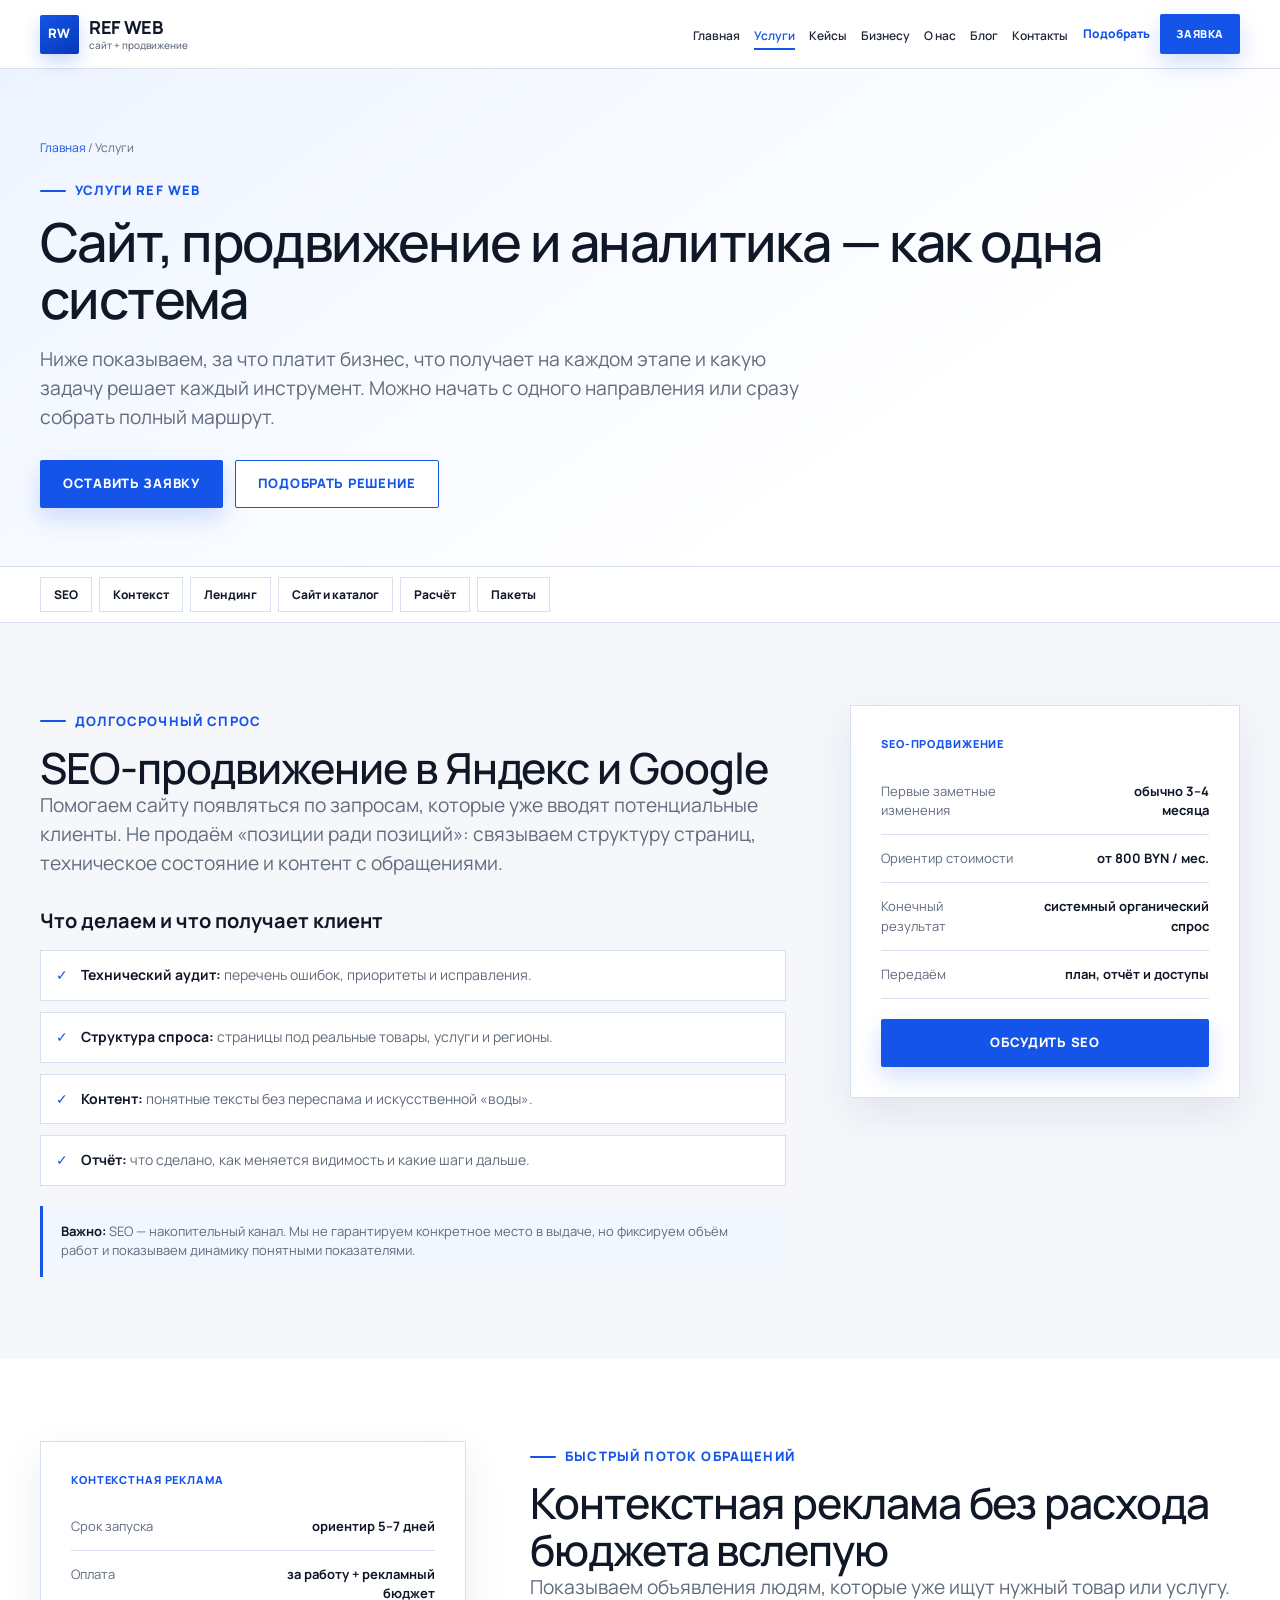
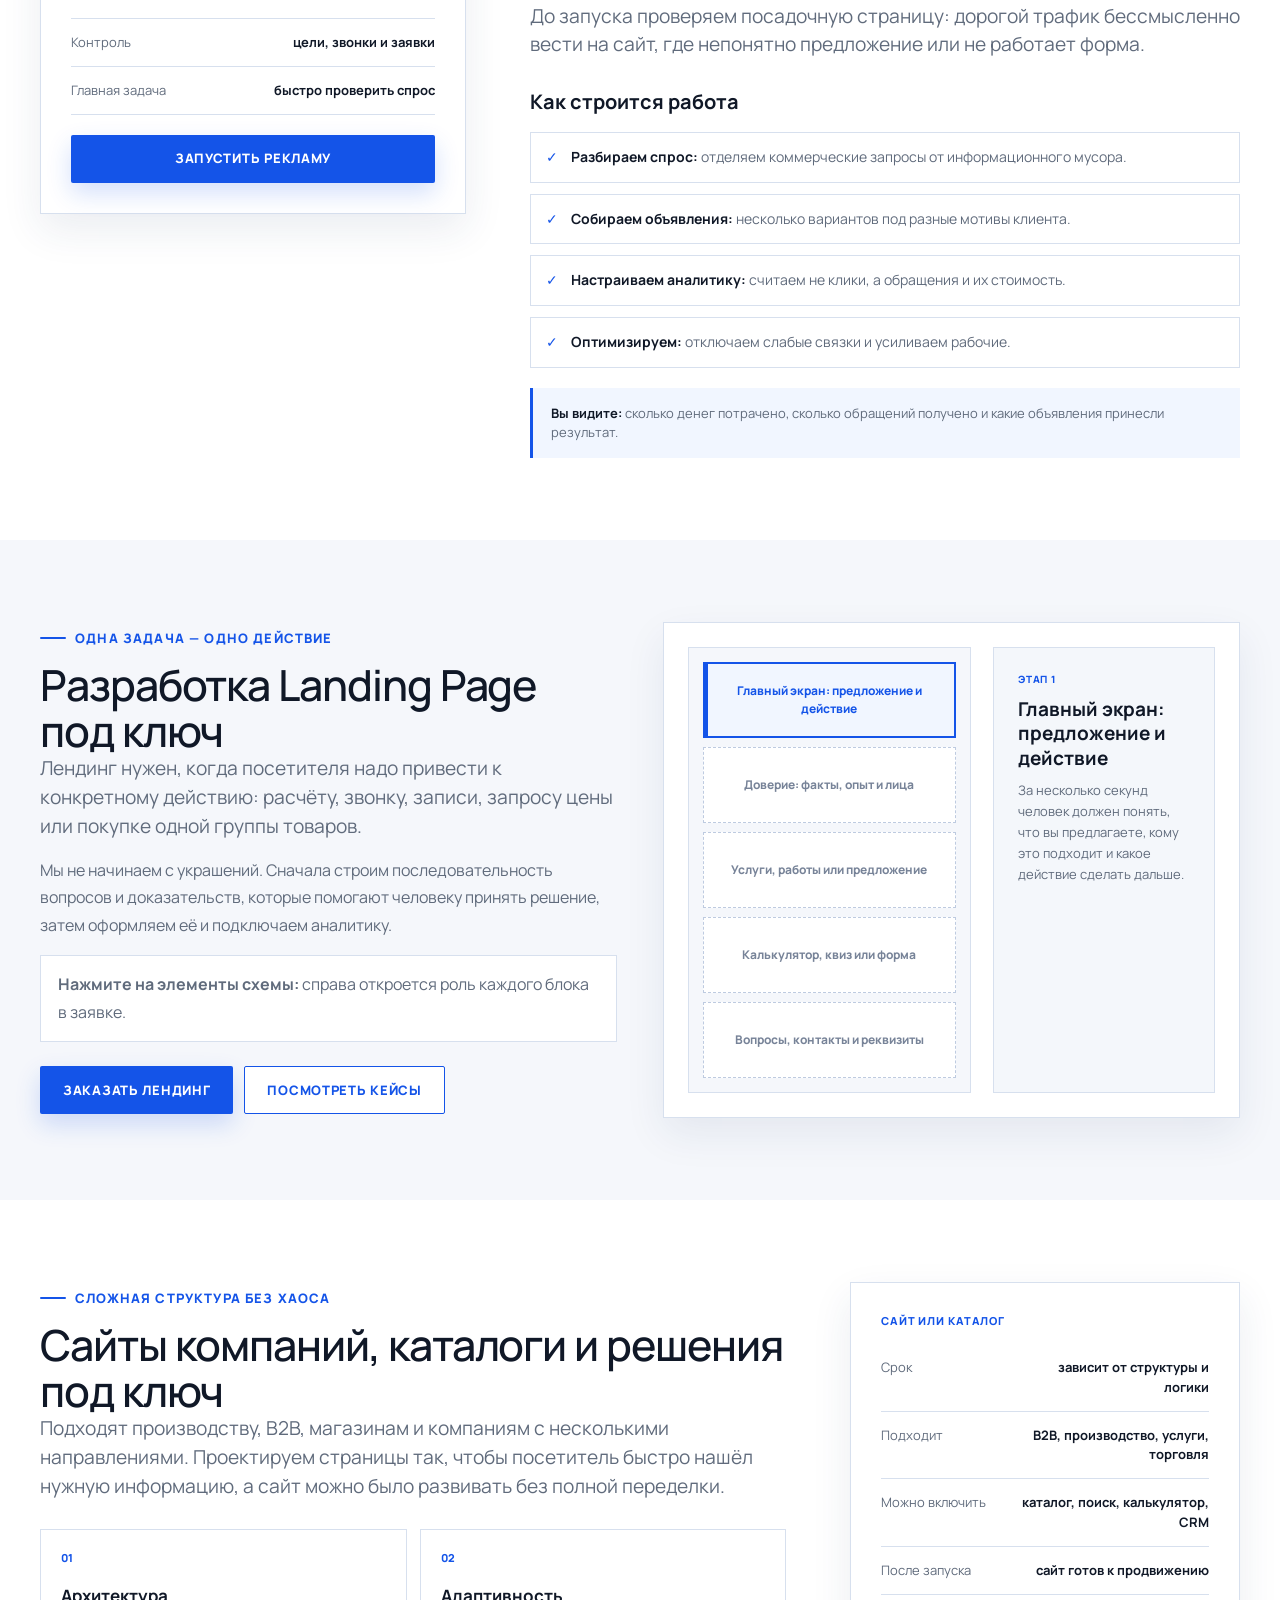
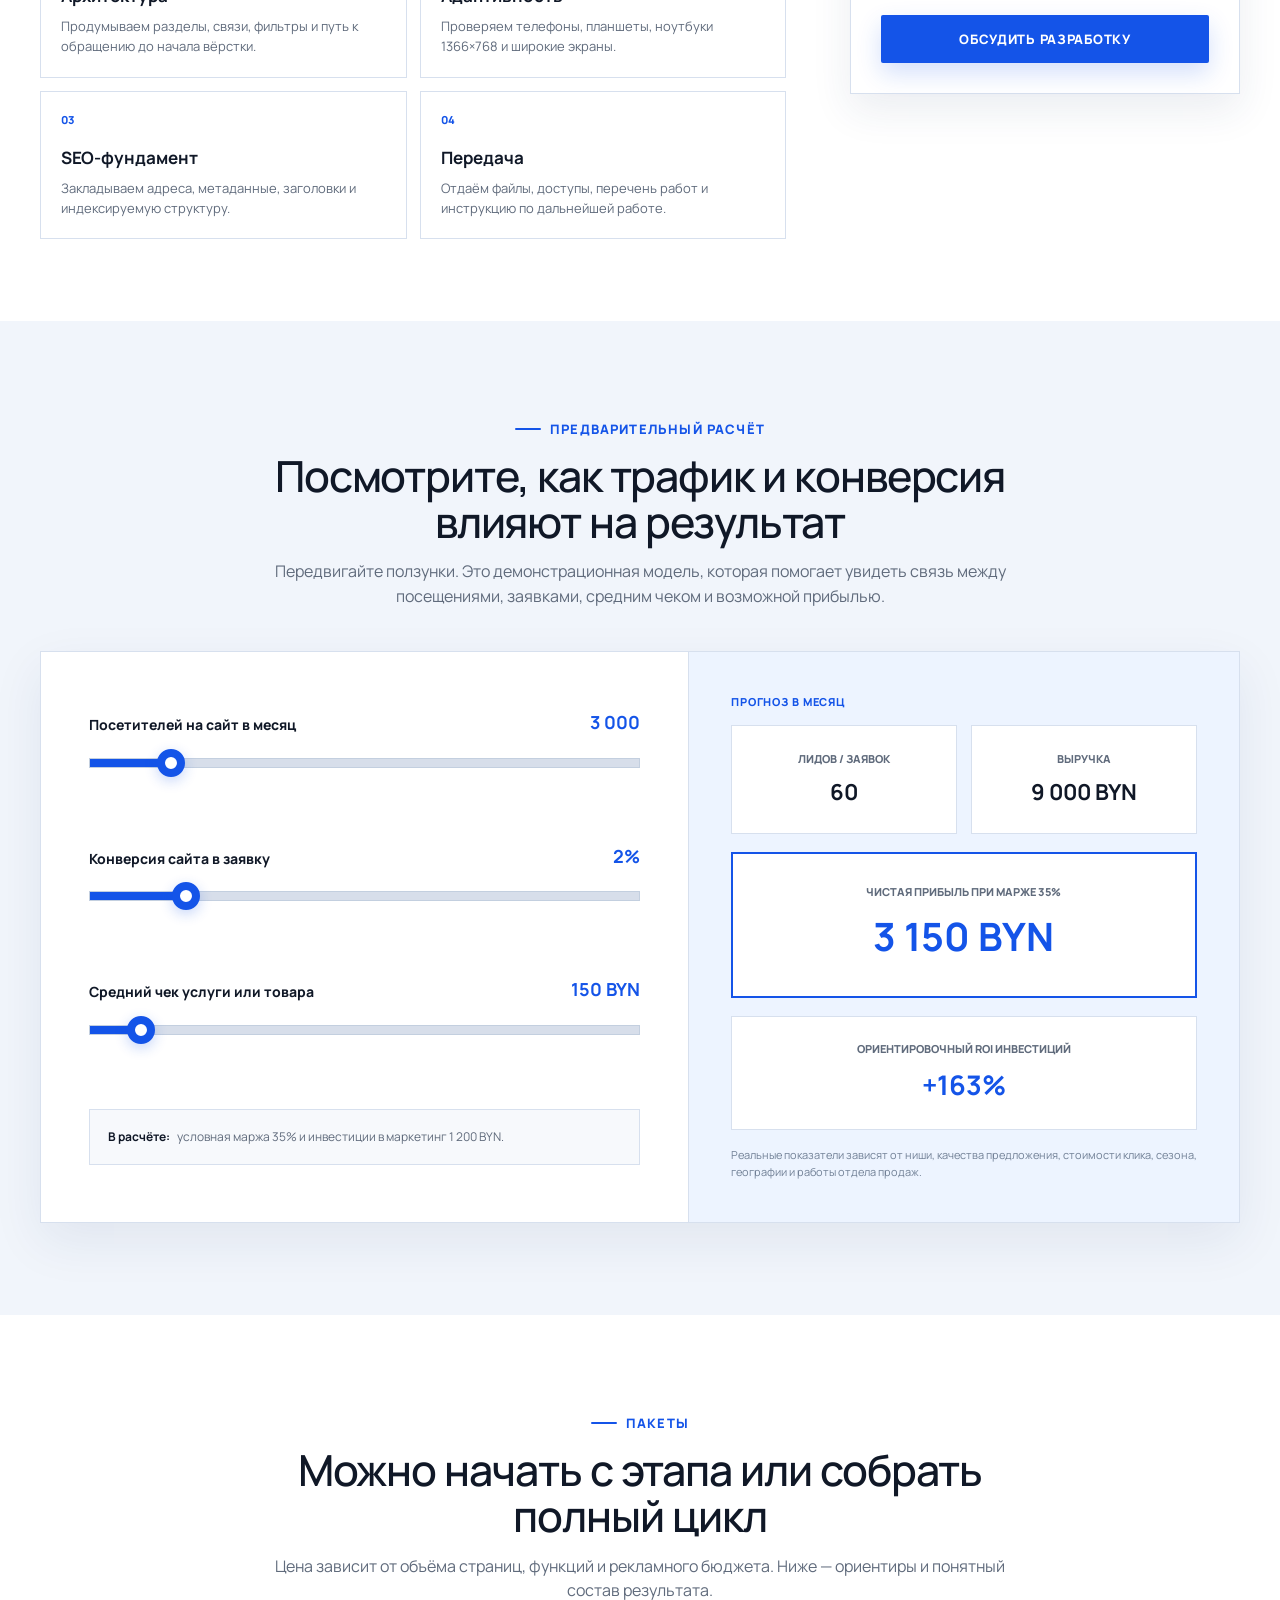
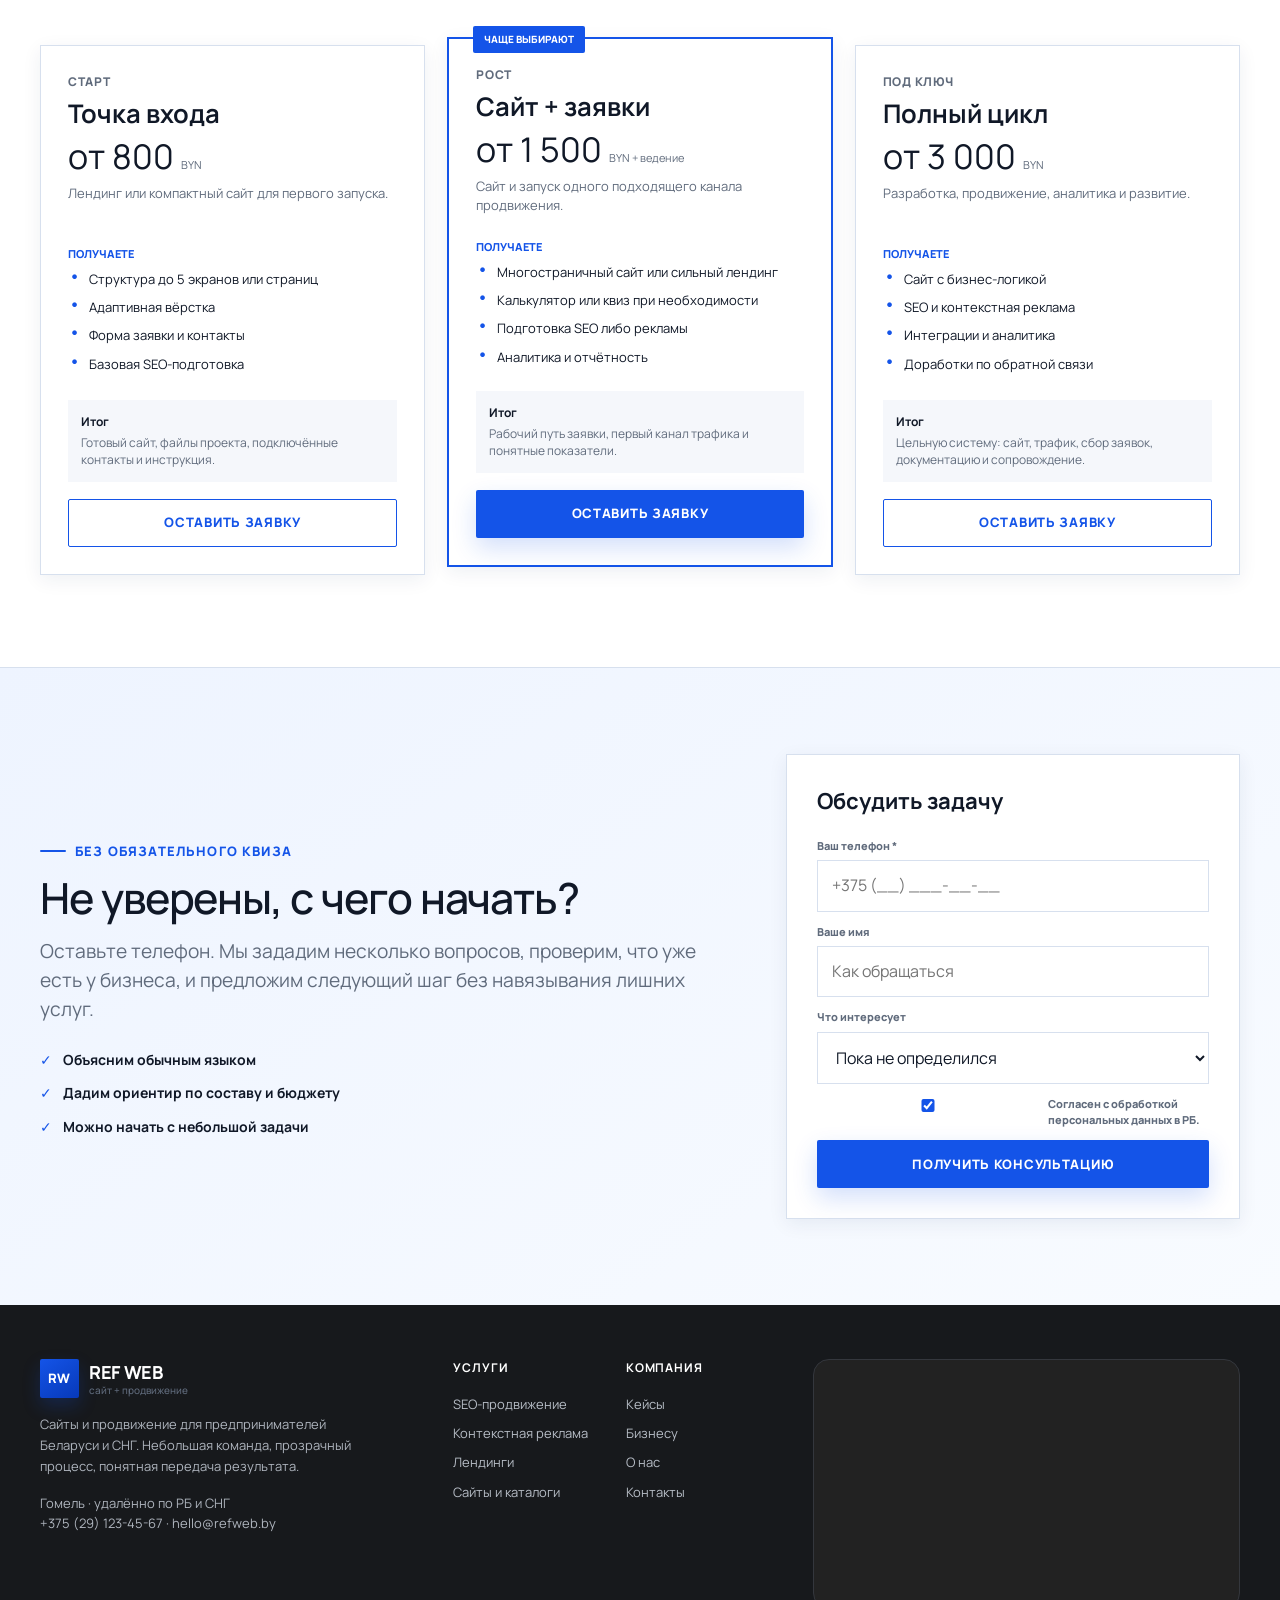
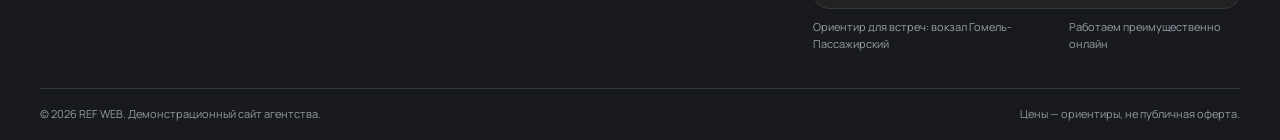
<file: pages/services.html>
<!DOCTYPE html>
<html lang="ru"><head><meta charset="utf-8"/><meta content="width=device-width,initial-scale=1" name="viewport"/><title>Услуги REF WEB — сайты, SEO и реклама</title><meta content="Сайты, лендинги, SEO, контекстная реклама, расчёт окупаемости и понятные пакеты услуг REF WEB." name="description"/><link href="https://fonts.googleapis.com" rel="preconnect"/><link crossorigin="" href="https://fonts.gstatic.com" rel="preconnect"/><link href="https://fonts.googleapis.com/css2?family=Manrope:wght@400;500;600;700;800&amp;display=swap" rel="stylesheet"/><link href="../css/styles.css" rel="stylesheet"/><link href="data:image/svg+xml,%3Csvg xmlns='http://www.w3.org/2000/svg' viewBox='0 0 32 32'%3E%3Crect width='32' height='32' rx='6' fill='%231454e8'/%3E%3Ctext x='16' y='21' text-anchor='middle' fill='white' font-family='Arial' font-size='11' font-weight='700'%3ERW%3C/text%3E%3C/svg%3E" rel="icon"/></head><body><a class="skip-link" href="#content">К содержанию</a><header class="site-header">
<div class="container nav-bar">
<a aria-label="REF WEB — главная" class="logo" href="../index.html"><span class="logo-mark">RW</span><span class="logo-text">REF WEB<span>сайт + продвижение</span></span></a>
<nav aria-label="Основное меню" class="nav-links"><a class="" href="../index.html">Главная</a><a class="active" href="../pages/services.html">Услуги</a><a class="" href="../pages/cases.html">Кейсы</a><a class="" href="../pages/entrepreneurs.html">Бизнесу</a><a class="" href="../pages/about.html">О нас</a><a class="" href="../pages/blog.html">Блог</a><a class="" href="../pages/contacts.html">Контакты</a></nav>
<div class="nav-actions"><a class="nav-phone" href="tel:+375291234567">+375 (29) 123-45-67</a><a class="nav-quick-link" href="../pages/quiz.html">Подобрать</a><a class="btn btn-primary btn-sm" data-open-modal="" data-service="Заявка с сайта" href="#">Заявка</a><button aria-expanded="false" aria-label="Открыть меню" class="burger" data-burger=""><span></span><span></span><span></span></button></div>
</div>
<nav aria-label="Мобильное меню" class="mobile-nav" data-mobile-nav=""><a href="../index.html">Главная</a><a href="../pages/services.html">Услуги</a><a href="../pages/cases.html">Кейсы</a><a href="../pages/entrepreneurs.html">Бизнесу</a><a href="../pages/about.html">О нас</a><a href="../pages/blog.html">Блог</a><a href="../pages/contacts.html">Контакты</a><div class="mobile-nav-actions"><a class="btn btn-outline" href="../pages/quiz.html">Подобрать решение</a><a class="btn btn-primary" data-open-modal="" data-service="Заявка с сайта" href="#">Оставить заявку</a></div></nav>
</header><main id="content">
<section class="page-hero services-hero"><div class="container"><div class="breadcrumbs"><a href="../index.html">Главная</a> / Услуги</div><span class="eyebrow">Услуги REF WEB</span><h1 class="display-xl">Сайт, продвижение и аналитика — как одна система</h1><p class="body-lg lead">Ниже показываем, за что платит бизнес, что получает на каждом этапе и какую задачу решает каждый инструмент. Можно начать с одного направления или сразу собрать полный маршрут.</p><div class="page-hero-actions"><a class="btn btn-primary" data-open-modal="" data-service="Консультация по услугам" href="#">Оставить заявку</a><a class="btn btn-outline" href="quiz.html">Подобрать решение</a></div></div></section>
<nav aria-label="Разделы услуг" class="service-jump"><div class="container"><a href="#seo">SEO</a><a href="#ppc">Контекст</a><a href="#landing">Лендинг</a><a href="#custom">Сайт и каталог</a><a href="#roi">Расчёт</a><a href="#packages">Пакеты</a></div></nav>
<section class="section service-detail section-cloud" id="seo"><div class="container service-layout"><div class="service-content reveal"><span class="eyebrow">Долгосрочный спрос</span><h2 class="display-lg">SEO-продвижение в Яндекс и Google</h2><p class="body-lg">Помогаем сайту появляться по запросам, которые уже вводят потенциальные клиенты. Не продаём «позиции ради позиций»: связываем структуру страниц, техническое состояние и контент с обращениями.</p><div class="service-explain"><h3>Что делаем и что получает клиент</h3><ul class="check-list"><li><strong>Технический аудит:</strong> перечень ошибок, приоритеты и исправления.</li><li><strong>Структура спроса:</strong> страницы под реальные товары, услуги и регионы.</li><li><strong>Контент:</strong> понятные тексты без переспама и искусственной «воды».</li><li><strong>Отчёт:</strong> что сделано, как меняется видимость и какие шаги дальше.</li></ul></div><div class="service-note"><strong>Важно:</strong> SEO — накопительный канал. Мы не гарантируем конкретное место в выдаче, но фиксируем объём работ и показываем динамику понятными показателями.</div></div><aside class="service-fact-card reveal"><span class="fact-kicker">SEO-продвижение</span><div class="fact-row"><span>Первые заметные изменения</span><strong>обычно 3–4 месяца</strong></div><div class="fact-row"><span>Ориентир стоимости</span><strong>от 800 BYN / мес.</strong></div><div class="fact-row"><span>Конечный результат</span><strong>системный органический спрос</strong></div><div class="fact-row"><span>Передаём</span><strong>план, отчёт и доступы</strong></div><a class="btn btn-primary" data-open-modal="" data-service="SEO-продвижение" href="#">Обсудить SEO</a></aside></div></section>
<section class="section service-detail" id="ppc"><div class="container service-layout reverse"><aside class="service-fact-card reveal"><span class="fact-kicker">Контекстная реклама</span><div class="fact-row"><span>Срок запуска</span><strong>ориентир 5–7 дней</strong></div><div class="fact-row"><span>Оплата</span><strong>за работу + рекламный бюджет</strong></div><div class="fact-row"><span>Контроль</span><strong>цели, звонки и заявки</strong></div><div class="fact-row"><span>Главная задача</span><strong>быстро проверить спрос</strong></div><a class="btn btn-primary" data-open-modal="" data-service="Контекстная реклама" href="#">Запустить рекламу</a></aside><div class="service-content reveal"><span class="eyebrow">Быстрый поток обращений</span><h2 class="display-lg">Контекстная реклама без расхода бюджета вслепую</h2><p class="body-lg">Показываем объявления людям, которые уже ищут нужный товар или услугу. До запуска проверяем посадочную страницу: дорогой трафик бессмысленно вести на сайт, где непонятно предложение или не работает форма.</p><div class="service-explain"><h3>Как строится работа</h3><ul class="check-list"><li><strong>Разбираем спрос:</strong> отделяем коммерческие запросы от информационного мусора.</li><li><strong>Собираем объявления:</strong> несколько вариантов под разные мотивы клиента.</li><li><strong>Настраиваем аналитику:</strong> считаем не клики, а обращения и их стоимость.</li><li><strong>Оптимизируем:</strong> отключаем слабые связки и усиливаем рабочие.</li></ul></div><div class="service-note"><strong>Вы видите:</strong> сколько денег потрачено, сколько обращений получено и какие объявления принесли результат.</div></div></div></section>
<section class="section service-detail section-cloud" id="landing"><div class="container service-layout"><div class="service-content reveal"><span class="eyebrow">Одна задача — одно действие</span><h2 class="display-lg">Разработка Landing Page под ключ</h2><p class="body-lg">Лендинг нужен, когда посетителя надо привести к конкретному действию: расчёту, звонку, записи, запросу цены или покупке одной группы товаров.</p><p>Мы не начинаем с украшений. Сначала строим последовательность вопросов и доказательств, которые помогают человеку принять решение, затем оформляем её и подключаем аналитику.</p><p class="interaction-hint"><strong>Нажмите на элементы схемы:</strong> справа откроется роль каждого блока в заявке.</p><div class="service-inline-actions"><a class="btn btn-primary" data-open-modal="" data-service="Landing Page" href="#">Заказать лендинг</a><a class="btn btn-outline" href="cases.html">Посмотреть кейсы</a></div></div><div class="wireframe-widget reveal"><div class="wireframe-canvas"><button class="wireframe-block active" data-wireframe="hero">Главный экран: предложение и действие</button><button class="wireframe-block" data-wireframe="trust">Доверие: факты, опыт и лица</button><button class="wireframe-block" data-wireframe="offer">Услуги, работы или предложение</button><button class="wireframe-block" data-wireframe="capture">Калькулятор, квиз или форма</button><button class="wireframe-block" data-wireframe="faq">Вопросы, контакты и реквизиты</button></div><div class="wireframe-info-panel"><span class="wireframe-step" data-wireframe-step="">Этап 1</span><h3 data-wireframe-title="">Главный экран: предложение и действие</h3><p data-wireframe-text="">За несколько секунд человек должен понять, что вы предлагаете, кому это подходит и какое действие сделать дальше.</p></div></div></div></section>
<section class="section service-detail" id="custom"><div class="container service-layout"><div class="service-content reveal"><span class="eyebrow">Сложная структура без хаоса</span><h2 class="display-lg">Сайты компаний, каталоги и решения под ключ</h2><p class="body-lg">Подходят производству, B2B, магазинам и компаниям с несколькими направлениями. Проектируем страницы так, чтобы посетитель быстро нашёл нужную информацию, а сайт можно было развивать без полной переделки.</p><div class="standards-grid"><article><span>01</span><h3>Архитектура</h3><p>Продумываем разделы, связи, фильтры и путь к обращению до начала вёрстки.</p></article><article><span>02</span><h3>Адаптивность</h3><p>Проверяем телефоны, планшеты, ноутбуки 1366×768 и широкие экраны.</p></article><article><span>03</span><h3>SEO-фундамент</h3><p>Закладываем адреса, метаданные, заголовки и индексируемую структуру.</p></article><article><span>04</span><h3>Передача</h3><p>Отдаём файлы, доступы, перечень работ и инструкцию по дальнейшей работе.</p></article></div></div><aside class="service-fact-card reveal"><span class="fact-kicker">Сайт или каталог</span><div class="fact-row"><span>Срок</span><strong>зависит от структуры и логики</strong></div><div class="fact-row"><span>Подходит</span><strong>B2B, производство, услуги, торговля</strong></div><div class="fact-row"><span>Можно включить</span><strong>каталог, поиск, калькулятор, CRM</strong></div><div class="fact-row"><span>После запуска</span><strong>сайт готов к продвижению</strong></div><a class="btn btn-primary" data-open-modal="" data-service="Сайт или каталог под ключ" href="#">Обсудить разработку</a></aside></div></section>
<section class="section roi-section section-cloud" id="roi"><div class="container"><div class="section-head center reveal"><span class="eyebrow">Предварительный расчёт</span><h2 class="display-lg">Посмотрите, как трафик и конверсия влияют на результат</h2><p class="body-md">Передвигайте ползунки. Это демонстрационная модель, которая помогает увидеть связь между посещениями, заявками, средним чеком и возможной прибылью.</p></div><div class="roi-container reveal"><div class="roi-calc-panel"><div class="roi-slider-group"><div class="roi-slider-header"><span>Посетителей на сайт в месяц</span><strong id="val-traffic">3 000</strong></div><input id="roi-traffic" max="20000" min="500" step="100" type="range" value="3000"/></div><div class="roi-slider-group"><div class="roi-slider-header"><span>Конверсия сайта в заявку</span><strong id="val-conv">2%</strong></div><input id="roi-conv" max="10" min="0.5" step="0.1" type="range" value="2"/></div><div class="roi-slider-group"><div class="roi-slider-header"><span>Средний чек услуги или товара</span><strong id="val-ticket">150 BYN</strong></div><input id="roi-ticket" max="2000" min="10" step="10" type="range" value="150"/></div><div class="roi-assumptions"><strong>В расчёте:</strong><span>условная маржа 35% и инвестиции в маркетинг 1 200 BYN.</span></div></div><div class="roi-results-panel"><span class="fact-kicker">Прогноз в месяц</span><div class="roi-metrics-grid"><div class="roi-metric-box"><span>Лидов / заявок</span><strong id="metric-leads">60</strong></div><div class="roi-metric-box"><span>Выручка</span><strong id="metric-revenue">9 000 BYN</strong></div></div><div class="roi-grand-total"><span>Чистая прибыль при марже 35%</span><strong id="metric-profit">3 150 BYN</strong></div><div class="roi-roi"><span>Ориентировочный ROI инвестиций</span><strong id="grand-roi">+163%</strong></div><p class="roi-disclaimer">Реальные показатели зависят от ниши, качества предложения, стоимости клика, сезона, географии и работы отдела продаж.</p></div></div></div></section>
<section class="section" id="packages"><div class="container"><div class="section-head center reveal"><span class="eyebrow">Пакеты</span><h2 class="display-lg">Можно начать с этапа или собрать полный цикл</h2><p class="body-md">Цена зависит от объёма страниц, функций и рекламного бюджета. Ниже — ориентиры и понятный состав результата.</p></div><div class="pricing-grid"><article class="price-card reveal"><span class="tier">Старт</span><h3 class="display-sm">Точка входа</h3><div class="amount">от 800 <span>BYN</span></div><p class="price-desc">Лендинг или компактный сайт для первого запуска.</p><div class="price-section-label">Получаете</div><ul class="price-list"><li>Структура до 5 экранов или страниц</li><li>Адаптивная вёрстка</li><li>Форма заявки и контакты</li><li>Базовая SEO-подготовка</li></ul><div class="price-result"><strong>Итог</strong>Готовый сайт, файлы проекта, подключённые контакты и инструкция.</div><a class="btn btn-outline" data-open-modal="" data-service="Пакет Старт" href="#">Оставить заявку</a></article><article class="price-card featured reveal"><span class="price-badge">Чаще выбирают</span><span class="tier">Рост</span><h3 class="display-sm">Сайт + заявки</h3><div class="amount">от 1 500 <span>BYN + ведение</span></div><p class="price-desc">Сайт и запуск одного подходящего канала продвижения.</p><div class="price-section-label">Получаете</div><ul class="price-list"><li>Многостраничный сайт или сильный лендинг</li><li>Калькулятор или квиз при необходимости</li><li>Подготовка SEO либо рекламы</li><li>Аналитика и отчётность</li></ul><div class="price-result"><strong>Итог</strong>Рабочий путь заявки, первый канал трафика и понятные показатели.</div><a class="btn btn-primary" data-open-modal="" data-service="Пакет Рост" href="#">Оставить заявку</a></article><article class="price-card reveal"><span class="tier">Под ключ</span><h3 class="display-sm">Полный цикл</h3><div class="amount">от 3 000 <span>BYN</span></div><p class="price-desc">Разработка, продвижение, аналитика и развитие.</p><div class="price-section-label">Получаете</div><ul class="price-list"><li>Сайт с бизнес-логикой</li><li>SEO и контекстная реклама</li><li>Интеграции и аналитика</li><li>Доработки по обратной связи</li></ul><div class="price-result"><strong>Итог</strong>Цельную систему: сайт, трафик, сбор заявок, документацию и сопровождение.</div><a class="btn btn-outline" data-open-modal="" data-service="Пакет Под ключ" href="#">Оставить заявку</a></article></div></div></section>
<section class="lead-cta" id="request-form"><div class="container lead-cta-grid"><div class="lead-cta-copy reveal"><span class="eyebrow">Без обязательного квиза</span><h2 class="display-lg">Не уверены, с чего начать?</h2><p class="body-lg">Оставьте телефон. Мы зададим несколько вопросов, проверим, что уже есть у бизнеса, и предложим следующий шаг без навязывания лишних услуг.</p><ul class="lead-points"><li>Объясним обычным языком</li><li>Дадим ориентир по составу и бюджету</li><li>Можно начать с небольшой задачи</li></ul></div><div class="inline-form-card reveal"><h3>Обсудить задачу</h3><form class="form-grid" data-lead-form=""><div class="field full"><label>Ваш телефон *</label><input name="phone" placeholder="+375 (__) ___-__-__" required="" type="tel"/></div><div class="field full"><label>Ваше имя</label><input name="name" placeholder="Как обращаться"/></div><div class="field full"><label>Что интересует</label><select name="service"><option>Пока не определился</option><option>Сайт или лендинг</option><option>SEO</option><option>Контекстная реклама</option><option>Полный цикл</option></select></div><div class="field full"><label class="consent"><input checked="" required="" type="checkbox"/> <span>Согласен с обработкой персональных данных в РБ.</span></label></div><div class="field full"><button class="btn btn-primary" type="submit">Получить консультацию</button></div></form></div></div></section>
</main><footer class="footer">
<div class="container">
<div class="footer-main">
<div class="footer-brand"><a class="logo" href="../index.html"><span class="logo-mark">RW</span><span class="logo-text">REF WEB<span>сайт + продвижение</span></span></a><p>Сайты и продвижение для предпринимателей Беларуси и СНГ. Небольшая команда, прозрачный процесс, понятная передача результата.</p><p>Гомель · удалённо по РБ и СНГ<br/><a href="tel:+375291234567">+375 (29) 123-45-67</a> · <a href="mailto:hello@refweb.by">hello@refweb.by</a></p></div>
<div class="footer-links-grid">
<div class="footer-col"><h4>Услуги</h4><a href="../pages/services.html#seo">SEO-продвижение</a><a href="../pages/services.html#ppc">Контекстная реклама</a><a href="../pages/services.html#landing">Лендинги</a><a href="../pages/services.html#custom">Сайты и каталоги</a></div>
<div class="footer-col"><h4>Компания</h4><a href="../pages/cases.html">Кейсы</a><a href="../pages/entrepreneurs.html">Бизнесу</a><a href="../pages/about.html">О нас</a><a href="../pages/contacts.html">Контакты</a></div>
</div>
<div class="footer-map-wrap"><div class="footer-map"><iframe loading="lazy" src="https://yandex.ru/map-widget/v1/?text=%D0%96%D0%B5%D0%BB%D0%B5%D0%B7%D0%BD%D0%BE%D0%B4%D0%BE%D1%80%D0%BE%D0%B6%D0%BD%D1%8B%D0%B9%20%D0%B2%D0%BE%D0%BA%D0%B7%D0%B0%D0%BB%20%D0%93%D0%BE%D0%BC%D0%B5%D0%BB%D1%8C-%D0%9F%D0%B0%D1%81%D1%81%D0%B0%D0%B6%D0%B8%D1%80%D1%81%D0%BA%D0%B8%D0%B9&amp;z=16" title="Яндекс Карта — железнодорожный вокзал Гомеля"></iframe></div><div class="footer-map-label"><span>Ориентир для встреч: вокзал Гомель-Пассажирский</span><span>Работаем преимущественно онлайн</span></div></div>
</div>
<div class="footer-bottom"><span>© 2026 REF WEB. Демонстрационный сайт агентства.</span><span>Цены — ориентиры, не публичная оферта.</span></div>
</div>
</footer><div class="modal" data-modal=""><div aria-labelledby="modal-title" aria-modal="true" class="modal-dialog" role="dialog"><button aria-label="Закрыть" class="modal-close" data-close-modal="">×</button><span class="eyebrow">Связаться</span><h2 class="display-md" id="modal-title">Расскажите о задаче</h2><p class="body-md" style="margin:10px 0 20px">Перезвоним, уточним задачу и назовём понятный следующий шаг. Без обязательного прохождения подбора.</p><form class="form-grid" data-lead-form=""><div class="field"><label>Ваше имя</label><input name="name" placeholder="Как обращаться"/></div><div class="field"><label>Телефон *</label><input name="phone" placeholder="+375 (__) ___-__-__" required="" type="tel"/></div><div class="field full"><label>Что нужно</label><select name="service"><option>Консультация</option><option>Сайт</option><option>Лендинг</option><option>SEO</option><option>Контекстная реклама</option><option>Сайт + продвижение</option><option>Заявка с сайта</option></select></div><div class="field full"><label>Комментарий</label><textarea name="comment" placeholder="Коротко о бизнесе и задаче"></textarea></div><div class="field full"><label class="consent"><input checked="" required="" type="checkbox"/> <span>Согласен с обработкой персональных данных в РБ.</span></label></div><div class="field full"><button class="btn btn-primary" type="submit">Оставить заявку</button></div></form></div></div><script src="../js/main.js"></script></body></html>
</file>
<file: css/styles.css>
:root{
  --primary:#1454e8;
  --primary-2:#2f72ff;
  --primary-deep:#0a2f8f;
  --sky:#dcecff;
  --sky-2:#eff6ff;
  --mint:#8ce5cf;
  --mint-soft:#e7fbf6;
  --amber:#ffbf66;
  --amber-soft:#fff4df;
  --coral:#ff7c75;
  --rose:#e13487;
  --ink:#111827;
  --ink-2:#1f2937;
  --graphite:#25272b;
  --muted:#5f6878;
  --line:#dce3ef;
  --line-strong:#c6d1e2;
  --paper:#fff;
  --cloud:#f5f7fb;
  --cloud-blue:#edf4ff;
  --dark:#17191d;
  --dark-2:#23262b;
  --on-dark:#f8fafc;
  --font:"Manrope","Inter",system-ui,-apple-system,"Segoe UI",Arial,sans-serif;
  --container:1200px;
  --wide:1440px;
  --header-h:76px;
  --section:92px;
  --r-sm:8px;
  --r-md:14px;
  --r-lg:22px;
  --r-xl:32px;
  --shadow:0 12px 38px rgba(25,45,85,.10);
  --shadow-soft:0 6px 20px rgba(25,45,85,.08);
}
*{box-sizing:border-box;margin:0;padding:0}
html{scroll-behavior:smooth;scroll-padding-top:calc(var(--header-h) + 16px)}
body{font-family:var(--font);color:var(--ink);background:var(--paper);font-size:16px;line-height:1.48;-webkit-font-smoothing:antialiased;overflow-x:hidden}
body.modal-open{overflow:hidden}
a{color:inherit;text-decoration:none}
a:hover{color:var(--primary)}
img{display:block;max-width:100%;height:auto}
button,input,textarea,select{font:inherit;color:inherit}
button{border:0;background:none}
ul{list-style:none}
.container{width:min(calc(100% - 48px),var(--container));margin-inline:auto}
.container-wide{width:min(calc(100% - 48px),var(--wide));margin-inline:auto}
.section{padding:var(--section) 0;position:relative;scroll-margin-top:calc(var(--header-h) + 20px)}
.section-cloud{background:var(--cloud)}
.section-blue{background:linear-gradient(145deg,#eef5ff 0%,#f8fbff 55%,#effaf7 100%)}
.section-amber{background:linear-gradient(145deg,#fff9ef 0%,#fff 70%)}
.section-dark{background:var(--dark);color:var(--on-dark)}
.eyebrow{display:inline-flex;align-items:center;gap:9px;color:var(--primary);font-size:13px;font-weight:800;letter-spacing:.09em;text-transform:uppercase;margin-bottom:14px}
.eyebrow::before{content:"";width:26px;height:2px;background:currentColor;border-radius:99px}
.display-xxl{font-size:clamp(40px,5vw,68px);font-weight:520;line-height:1.02;letter-spacing:-.035em}
.display-xl{font-size:clamp(36px,4.2vw,56px);font-weight:540;line-height:1.05;letter-spacing:-.03em}
.display-lg{font-size:clamp(31px,3.35vw,46px);font-weight:540;line-height:1.08;letter-spacing:-.025em}
.display-md{font-size:clamp(26px,2.6vw,36px);font-weight:600;line-height:1.13;letter-spacing:-.02em}
.display-sm{font-size:clamp(22px,2vw,28px);font-weight:650;line-height:1.18}
.display-xs{font-size:20px;font-weight:650;line-height:1.2}
.body-lg{font-size:clamp(17px,1.5vw,20px);line-height:1.5;color:var(--muted)}
.body-md{font-size:16px;line-height:1.55;color:var(--muted)}
.caption{font-size:14px;line-height:1.5;color:var(--muted)}
.section-head{max-width:770px;margin-bottom:42px}
.section-head.center{text-align:center;margin-inline:auto}
.section-head p{margin-top:14px}
.skip-link{position:fixed;left:12px;top:-60px;z-index:9999;background:#fff;padding:12px 16px;border:2px solid var(--primary);border-radius:8px}
.skip-link:focus{top:12px}

/* Header */
.site-header{position:sticky;top:0;z-index:1000;background:rgba(255,255,255,.94);backdrop-filter:blur(16px);border-bottom:1px solid rgba(207,217,233,.82);transition:box-shadow .2s ease}
.site-header.scrolled{box-shadow:0 8px 28px rgba(20,42,83,.08)}
.nav-bar{height:var(--header-h);display:flex;align-items:center;justify-content:space-between;gap:28px}
.logo{display:inline-flex;align-items:center;gap:12px;min-width:max-content;color:var(--ink)}
.logo:hover{color:var(--ink)}
.logo-mark{width:42px;height:42px;display:grid;place-items:center;border-radius:9px;background:linear-gradient(145deg,var(--primary),#0739b9);color:#fff;font-size:14px;font-weight:800;letter-spacing:.02em;box-shadow:0 8px 18px rgba(20,84,232,.22)}
.logo-text{font-size:20px;font-weight:750;line-height:1;letter-spacing:-.02em}
.logo-text span{display:block;margin-top:5px;font-size:11px;font-weight:500;color:var(--muted);letter-spacing:0}
.nav-links{display:flex;align-items:center;gap:29px;margin-left:auto}
.nav-links a{font-size:15px;font-weight:600;color:var(--ink-2);position:relative;padding:27px 0 24px}
.nav-links a::after{content:"";position:absolute;left:0;right:100%;bottom:18px;height:2px;background:var(--primary);transition:right .2s ease}
.nav-links a:hover::after,.nav-links a.active::after{right:0}
.nav-links a.active{color:var(--primary)}
.nav-actions{display:flex;align-items:center;gap:15px}
.nav-phone{font-size:14px;font-weight:700;white-space:nowrap}
.burger{display:none;width:42px;height:42px;border:1px solid var(--line);border-radius:10px;align-items:center;justify-content:center;flex-direction:column;gap:5px;cursor:pointer}
.burger span{width:19px;height:2px;background:var(--ink);border-radius:99px;transition:.2s}
.mobile-nav{display:none;position:absolute;top:100%;left:0;right:0;background:#fff;border-bottom:1px solid var(--line);padding:16px 24px 24px;box-shadow:var(--shadow)}
.mobile-nav.open{display:grid;gap:4px}
.mobile-nav a{padding:12px 8px;font-weight:600}

/* buttons */
.btn{min-height:48px;padding:13px 22px;border-radius:10px;display:inline-flex;align-items:center;justify-content:center;gap:9px;border:1px solid transparent;font-size:13px;font-weight:800;text-transform:uppercase;letter-spacing:.055em;cursor:pointer;transition:transform .18s ease,box-shadow .18s ease,background .18s ease,color .18s ease,border-color .18s ease;white-space:nowrap}
.btn:hover{transform:translateY(-2px)}
.btn:active{transform:translateY(0)}
.btn-sm{min-height:42px;padding:10px 17px}
.btn-primary{background:linear-gradient(135deg,var(--primary),var(--primary-2));color:#fff;box-shadow:0 10px 22px rgba(20,84,232,.2)}
.btn-primary:hover{color:#fff;box-shadow:0 14px 28px rgba(20,84,232,.3)}
.btn-outline{border-color:var(--primary);color:var(--primary);background:#fff}
.btn-outline:hover{background:var(--sky-2)}
.btn-ghost{border-color:var(--line-strong);background:rgba(255,255,255,.65);color:var(--ink)}
.btn-dark{background:var(--dark);color:#fff}
.btn-dark:hover{color:#fff;background:#07090c}
.btn-text{display:inline-flex;align-items:center;gap:8px;color:var(--primary);font-weight:750;font-size:14px}
.btn-text::after{content:"→";transition:transform .2s ease}
.btn-text:hover::after{transform:translateX(4px)}

/* hero */
.hero{padding:34px 0 58px;background:radial-gradient(circle at 84% 20%,rgba(105,174,255,.17),transparent 29%),linear-gradient(180deg,#fff 0%,#fbfdff 100%)}
.hero-frame{min-height:min(690px,calc(100svh - var(--header-h) - 58px));border:1px solid var(--line);border-radius:var(--r-xl);overflow:hidden;display:grid;grid-template-columns:1.08fr .92fr;background:#fff;box-shadow:var(--shadow);position:relative}
.hero-frame::before,.hero-frame::after{content:"";position:absolute;width:22px;height:54%;top:23%;background:var(--primary);z-index:3}
.hero-frame::before{left:0;clip-path:polygon(0 0,100% 11%,100% 89%,0 100%)}
.hero-frame::after{right:0;clip-path:polygon(0 11%,100% 0,100% 100%,0 89%)}
.hero-copy{padding:clamp(42px,5vw,78px);display:flex;flex-direction:column;justify-content:center;position:relative;z-index:2}
.hero-copy .lead{max-width:660px;margin-top:22px}
.hero-trust{display:grid;grid-template-columns:repeat(3,minmax(0,1fr));gap:10px;margin-top:28px;margin-bottom:26px}
.hero-trust-item{font-size:13px;line-height:1.35;display:flex;align-items:flex-start;gap:8px;color:var(--ink-2);font-weight:600}
.hero-trust-item svg{flex:0 0 auto;color:var(--primary);margin-top:1px}
.hero-cta{display:flex;gap:12px;flex-wrap:wrap}
.hero-note{margin-top:15px;font-size:12px;color:var(--muted)}
.hero-visual{position:relative;overflow:hidden;background:var(--cloud-blue);min-height:480px}
.hero-visual img{width:100%;height:100%;object-fit:cover}
.hero-badge{position:absolute;left:32px;bottom:28px;max-width:260px;padding:18px 20px;background:rgba(255,255,255,.93);backdrop-filter:blur(10px);border:1px solid rgba(255,255,255,.8);border-radius:16px;box-shadow:var(--shadow-soft)}
.hero-badge strong{display:block;font-size:15px;margin-bottom:5px}
.hero-badge span{font-size:12px;color:var(--muted)}

/* audience */
.audience-intro{display:grid;grid-template-columns:.78fr 1.22fr;gap:64px;align-items:end;margin-bottom:34px}
.audience-intro .section-head{margin:0}
.audience-hint{padding:19px 21px;border-left:3px solid var(--primary);background:#fff;border-radius:0 14px 14px 0;color:var(--muted);box-shadow:var(--shadow-soft)}
.audience-grid{display:grid;grid-template-columns:repeat(3,1fr);gap:18px}
.audience-card{position:relative;min-height:280px;padding:24px;border-radius:20px;border:1px solid var(--line);background:#fff;cursor:pointer;overflow:hidden;transition:transform .22s ease,box-shadow .22s ease,border-color .22s ease;text-align:left}
.audience-card::before{content:"";position:absolute;right:-42px;top:-42px;width:140px;height:140px;border-radius:50%;background:var(--accent-soft,var(--sky-2));transition:transform .25s ease}
.audience-card:hover,.audience-card:focus-visible{transform:translateY(-7px);box-shadow:0 18px 45px rgba(23,45,88,.13);border-color:var(--accent,var(--primary));outline:none}
.audience-card:hover::before{transform:scale(1.2)}
.audience-card.shop{--accent:#1d65ed;--accent-soft:#e7f0ff}
.audience-card.service{--accent:#0eaa8f;--accent-soft:#e5fbf6}
.audience-card.build{--accent:#f1932b;--accent-soft:#fff0dc}
.audience-card.industry{--accent:#5f6b85;--accent-soft:#edf0f5}
.audience-card.farm{--accent:#39a95d;--accent-soft:#e7f8ec}
.audience-card.other{--accent:#d83b87;--accent-soft:#fdeaf3}
.audience-icon{position:relative;z-index:2;width:58px;height:58px;border-radius:16px;background:var(--accent-soft);color:var(--accent);display:grid;place-items:center;margin-bottom:28px}
.audience-card h3{position:relative;z-index:2;font-size:21px;line-height:1.22;margin-bottom:12px}
.audience-card p{position:relative;z-index:2;color:var(--muted);font-size:14px;line-height:1.5}
.audience-tags{position:relative;z-index:2;display:flex;gap:7px;flex-wrap:wrap;margin-top:16px}
.audience-tags span{font-size:11px;font-weight:700;padding:6px 9px;background:var(--accent-soft);color:var(--accent);border-radius:999px}
.audience-action{position:absolute;left:24px;right:24px;bottom:20px;z-index:3;display:flex;justify-content:space-between;align-items:center;color:var(--accent);font-size:13px;font-weight:800}
.audience-action span:last-child{font-size:20px}

/* dynamic solutions */
.solution-panel{display:none;margin-top:30px;border:1px solid var(--line);border-radius:24px;background:#fff;box-shadow:var(--shadow);overflow:hidden}
.solution-panel.active{display:grid;grid-template-columns:.8fr 1.2fr;animation:panelIn .35s ease}
@keyframes panelIn{from{opacity:0;transform:translateY(18px)}to{opacity:1;transform:none}}
.solution-visual{padding:42px;background:linear-gradient(145deg,var(--solution-soft,#eaf2ff),#fff);position:relative;min-height:340px;display:flex;flex-direction:column;justify-content:space-between}
.solution-symbol{width:82px;height:82px;border-radius:24px;background:var(--solution-color,var(--primary));color:#fff;display:grid;place-items:center;box-shadow:0 18px 32px color-mix(in srgb,var(--solution-color,var(--primary)) 25%,transparent)}
.solution-visual small{font-size:12px;font-weight:800;text-transform:uppercase;letter-spacing:.08em;color:var(--solution-color,var(--primary))}
.solution-visual h3{font-size:clamp(28px,3vw,42px);line-height:1.08;margin-top:10px}
.solution-copy{padding:42px}
.solution-copy>p{color:var(--muted);max-width:650px;margin-bottom:22px}
.solution-list{display:grid;grid-template-columns:repeat(2,minmax(0,1fr));gap:12px;margin:22px 0 28px}
.solution-list li{padding:15px;border:1px solid var(--line);border-radius:12px;font-size:14px;font-weight:650;display:flex;gap:9px;align-items:flex-start}
.solution-list li::before{content:"✓";color:var(--solution-color,var(--primary));font-weight:900}
.solution-result{padding:17px 19px;background:var(--cloud);border-radius:14px;border-left:4px solid var(--solution-color,var(--primary));margin-bottom:24px}
.solution-result strong{display:block;margin-bottom:4px}
.solution-result span{font-size:14px;color:var(--muted)}
.solution-actions{display:flex;gap:11px;flex-wrap:wrap}

/* how it works */
.flow-grid{display:grid;grid-template-columns:.83fr 1.17fr;gap:52px;align-items:center}
.flow-copy .body-lg{margin-top:18px;max-width:610px}
.flow-points{display:grid;gap:14px;margin-top:28px}
.flow-point{display:grid;grid-template-columns:46px 1fr;gap:14px;align-items:center;padding:14px 16px;border:1px solid var(--line);background:#fff;border-radius:14px;transition:.2s}
.flow-point:hover{transform:translateX(5px);border-color:#abc5f8}
.flow-point .num{width:46px;height:46px;border-radius:13px;background:var(--ink);color:#fff;display:grid;place-items:center;font-weight:800}
.flow-point strong{display:block;font-size:16px}
.flow-point span{font-size:13px;color:var(--muted)}
.flow-diagram{position:relative;border:1px solid var(--line);border-radius:24px;background:linear-gradient(145deg,#fff,#eef7ff);padding:38px;min-height:430px;display:flex;align-items:center;box-shadow:var(--shadow-soft);overflow:hidden}
.flow-diagram::after{content:"";position:absolute;inset:auto -80px -110px auto;width:300px;height:300px;border-radius:50%;background:rgba(140,229,207,.18)}
.flow-chain{display:grid;grid-template-columns:1fr 58px 1fr 58px 1fr;width:100%;align-items:center;position:relative;z-index:2}
.flow-node{aspect-ratio:1;border:2px solid var(--primary);border-radius:26px;background:#fff;display:grid;place-items:center;text-align:center;padding:18px;color:var(--primary);box-shadow:0 12px 26px rgba(20,84,232,.13);transition:.25s}
.flow-node:hover{transform:translateY(-7px) rotate(-1deg)}
.flow-node svg{margin-bottom:10px}
.flow-node strong{font-size:14px;color:var(--ink)}
.flow-arrow{height:2px;background:linear-gradient(90deg,var(--primary),var(--mint));position:relative}
.flow-arrow::after{content:"";position:absolute;right:-1px;top:-4px;width:8px;height:8px;border-top:2px solid var(--primary);border-right:2px solid var(--primary);transform:rotate(45deg)}

/* process */
.process-shell{border-radius:28px;background:radial-gradient(circle at 80% 80%,rgba(140,229,207,.13),transparent 34%),linear-gradient(140deg,#302d28,#1d2023 65%);color:#f8fafc;overflow:hidden;border:1px solid #3b3e43;box-shadow:0 22px 60px rgba(0,0,0,.18)}
.process-top{display:grid;grid-template-columns:1.1fr .9fr;gap:50px;padding:48px 44px 36px;border-bottom:1px solid rgba(255,255,255,.09)}
.process-top .eyebrow{color:var(--amber)}
.process-top p{color:#bbbcc1;max-width:520px;align-self:center}
.process-track{position:relative;display:grid;grid-template-columns:repeat(6,1fr);padding:34px 28px 46px;gap:12px}
.process-track::before{content:"";position:absolute;left:43px;right:43px;top:51%;height:2px;background:linear-gradient(90deg,var(--amber),#f8cf86 45%,var(--mint) 70%,#65dcca)}
.process-step{position:relative;min-height:290px;display:flex;flex-direction:column;align-items:center;z-index:2}
.process-card{width:100%;min-height:145px;padding:18px;border:1px solid rgba(255,255,255,.1);background:rgba(12,14,16,.66);border-radius:16px;box-shadow:0 12px 24px rgba(0,0,0,.16)}
.process-step:nth-child(even){justify-content:flex-end}
.process-step:nth-child(even) .process-card{order:2}
.process-dot{width:52px;height:52px;border-radius:50%;display:grid;place-items:center;background:var(--amber);color:#111;font-size:12px;font-weight:900;border:7px solid #202225;flex:0 0 auto;margin:15px 0}
.process-step:nth-child(n+4) .process-dot{background:var(--mint)}
.process-card h3{font-size:18px;margin-bottom:7px}
.process-card p{font-size:12px;color:#b7b8bd;line-height:1.45}
.process-output{display:block;margin-top:11px;color:var(--amber);text-transform:uppercase;font-size:10px;font-weight:800;letter-spacing:.07em}
.process-step:nth-child(n+4) .process-output{color:var(--mint)}

/* cases */
.cases-head{display:flex;align-items:end;justify-content:space-between;gap:30px;margin-bottom:38px}
.cases-head .section-head{margin:0}
.case-grid{display:grid;grid-template-columns:repeat(3,1fr);gap:22px}
.case-card{border:1px solid var(--line);border-radius:20px;background:#fff;overflow:hidden;transition:transform .22s ease,box-shadow .22s ease;display:flex;flex-direction:column}
.case-card:hover{transform:translateY(-6px);box-shadow:var(--shadow)}
.case-cover{height:225px;position:relative;display:flex;align-items:center;justify-content:center;color:#fff;text-align:center;padding:24px;overflow:hidden}
.case-cover::after{content:"";position:absolute;inset:auto -40px -90px auto;width:210px;height:210px;border:1px solid rgba(255,255,255,.25);border-radius:50%}
.case-cover.clean{background:linear-gradient(135deg,#0db7d2,#357af2)}
.case-cover.skt{background:linear-gradient(135deg,#4c596d,#1d293b)}
.case-cover.faberlic{background:linear-gradient(135deg,#e83d91,#c91f6e)}
.case-cover svg{margin:auto auto 14px;position:relative;z-index:2}
.case-cover strong{display:block;font-size:22px;position:relative;z-index:2}
.case-cover span{display:block;font-size:11px;text-transform:uppercase;letter-spacing:.08em;opacity:.8;margin-top:5px;position:relative;z-index:2}
.case-badge{position:absolute;top:16px;left:16px;padding:6px 10px;border-radius:999px;background:rgba(255,255,255,.92);color:var(--ink);font-size:10px;font-weight:800;text-transform:uppercase;z-index:3}
.case-body{padding:23px;display:flex;flex-direction:column;flex:1}
.case-body h3{font-size:21px;margin-bottom:10px}
.case-body>p{font-size:14px;color:var(--muted);line-height:1.55}
.case-tags{display:flex;gap:6px;flex-wrap:wrap;margin-top:17px}
.case-tags span{font-size:10px;padding:5px 8px;border:1px solid var(--line);background:#f8fafc;border-radius:5px;color:#476078}
.case-details{display:grid;grid-template-rows:0fr;transition:grid-template-rows .3s ease;margin-top:0}
.case-details-inner{overflow:hidden}
.case-details-content{padding-top:17px;margin-top:17px;border-top:1px solid var(--line);display:grid;gap:8px;font-size:13px;color:var(--muted)}
.case-card.expanded .case-details{grid-template-rows:1fr}
.case-footer{display:flex;justify-content:space-between;gap:12px;align-items:center;padding-top:18px;margin-top:auto}
.case-toggle{color:var(--primary);font-size:13px;font-weight:800;cursor:pointer}

/* quiz */
.quiz-shell{display:grid;grid-template-columns:1.18fr .82fr;min-height:610px;border:1px solid var(--line);border-radius:24px;background:#fff;overflow:hidden;box-shadow:var(--shadow)}
.quiz-main{padding:34px}
.quiz-side{background:var(--dark);color:#fff;padding:34px;display:flex;flex-direction:column}
.quiz-progress{display:grid;grid-template-columns:repeat(5,1fr);gap:8px;margin-bottom:28px}
.quiz-progress span{height:4px;background:#e1e5eb;border-radius:99px;transition:.2s}
.quiz-progress span.active,.quiz-progress span.done{background:var(--primary)}
.quiz-step{display:none;animation:stepIn .25s ease}
.quiz-step.active{display:block}
@keyframes stepIn{from{opacity:0;transform:translateX(12px)}to{opacity:1;transform:none}}
.quiz-step h3{font-size:24px;margin-bottom:5px}
.quiz-step>p{color:var(--muted);font-size:14px;margin-bottom:20px}
.quiz-options{display:grid;gap:10px}
.quiz-option{width:100%;padding:14px 16px;border:1px solid var(--line);border-radius:12px;background:#fff;text-align:left;display:grid;grid-template-columns:42px 1fr auto;gap:12px;align-items:center;cursor:pointer;transition:.18s}
.quiz-option:hover{border-color:#9ab7f5;background:#f8fbff}
.quiz-option.selected{border-color:var(--primary);background:#eef4ff;box-shadow:0 0 0 1px var(--primary) inset}
.quiz-option-icon{width:42px;height:42px;border-radius:11px;background:var(--cloud);display:grid;place-items:center}
.quiz-option strong{display:block;font-size:14px}
.quiz-option small{display:block;color:var(--muted);font-size:11px;margin-top:3px}
.quiz-option::after{content:"";width:16px;height:16px;border:1px solid var(--line-strong);border-radius:50%}
.quiz-option.selected::after{border:5px solid var(--primary)}
.quiz-nav{display:flex;justify-content:space-between;gap:12px;margin-top:22px;padding-top:20px;border-top:1px solid var(--line)}
.quiz-side h3{font-size:20px;margin-bottom:5px}
.quiz-side>p{font-size:12px;color:#aeb3bc;margin-bottom:22px}
.quiz-summary{border:1px solid #3d4046;border-radius:13px;overflow:hidden}
.quiz-row{display:flex;justify-content:space-between;gap:16px;padding:11px 13px;border-bottom:1px solid #373a3f;font-size:12px}
.quiz-row:last-child{border-bottom:0}
.quiz-row span:first-child{color:#a4a7ae}
.quiz-row strong{text-align:right;font-size:12px}
.quiz-estimate{margin-top:auto;padding-top:25px}
.quiz-estimate small{display:block;color:#8e9299;text-transform:uppercase;font-size:10px;font-weight:800;letter-spacing:.08em;margin-bottom:6px}
.quiz-estimate strong{font-size:26px}
.quiz-estimate p{font-size:11px;color:#969aa2;margin-top:6px}
.form-grid{display:grid;grid-template-columns:1fr 1fr;gap:12px}
.field{display:grid;gap:6px}
.field.full{grid-column:1/-1}
.field label{font-size:11px;font-weight:800;color:var(--muted)}
.field input,.field textarea,.field select{width:100%;padding:13px 14px;border:1px solid var(--line);border-radius:10px;background:#fff;outline:none}
.field input:focus,.field textarea:focus,.field select:focus{border-color:var(--primary);box-shadow:0 0 0 3px rgba(20,84,232,.11)}
.field textarea{min-height:82px;resize:vertical}
.quiz-success{display:none;padding:35px;border-radius:18px;background:var(--mint-soft);text-align:center}
.quiz-success.active{display:block}
.prefill-note{display:none;padding:12px 14px;background:var(--mint-soft);border:1px solid #b6eedf;border-radius:12px;margin-bottom:16px;font-size:13px;color:#167c68}
.prefill-note.show{display:block}

/* about mini */
.about-mini{display:grid;grid-template-columns:.82fr 1.18fr;gap:42px;align-items:center}
.about-photo{position:relative;border-radius:24px;overflow:hidden;min-height:430px;box-shadow:var(--shadow)}
.about-photo img{width:100%;height:100%;object-fit:cover;position:absolute;inset:0}
.about-copy p{margin-top:14px;color:var(--muted)}
.about-points{display:grid;gap:11px;margin-top:24px}
.about-point{display:grid;grid-template-columns:38px 1fr;gap:12px;align-items:start}
.about-point i{width:38px;height:38px;border-radius:11px;background:var(--sky-2);color:var(--primary);display:grid;place-items:center;font-style:normal;font-weight:900}
.about-point strong{display:block;font-size:14px}
.about-point span{font-size:13px;color:var(--muted)}

/* pricing */
.pricing-grid{display:grid;grid-template-columns:repeat(3,1fr);gap:22px;align-items:stretch}
.price-card{border:1px solid var(--line);border-radius:20px;background:#fff;padding:27px;display:flex;flex-direction:column;position:relative;box-shadow:var(--shadow-soft)}
.price-card.featured{border:2px solid var(--primary);transform:translateY(-8px)}
.price-badge{position:absolute;top:-13px;left:24px;background:var(--primary);color:#fff;font-size:10px;font-weight:900;text-transform:uppercase;padding:6px 11px;border-radius:5px}
.price-card .tier{font-size:12px;font-weight:800;text-transform:uppercase;color:var(--muted);letter-spacing:.06em}
.price-card h3{margin:8px 0 9px}
.amount{font-size:34px;line-height:1.1;margin-bottom:8px}
.amount span{font-size:11px;color:var(--muted)}
.price-desc{color:var(--muted);font-size:13px;min-height:42px}
.price-section-label{font-size:11px;font-weight:900;text-transform:uppercase;color:var(--primary);margin-top:20px;margin-bottom:8px}
.price-list{display:grid;gap:9px;margin-bottom:24px}
.price-list li{font-size:13px;display:flex;gap:8px;align-items:flex-start}
.price-list li::before{content:"•";color:var(--primary);font-size:20px;line-height:12px}
.price-result{background:var(--cloud);border-radius:12px;padding:13px;margin-top:auto;margin-bottom:17px;font-size:12px;color:var(--muted)}
.price-result strong{display:block;color:var(--ink);margin-bottom:3px}

/* FAQ */
.faq-list{max-width:980px;margin-inline:auto;display:grid;gap:10px}
.faq-item{border:1px solid var(--line);border-radius:14px;background:#fff;overflow:hidden}
.faq-q{width:100%;display:flex;align-items:center;justify-content:space-between;gap:20px;padding:19px 21px;text-align:left;font-weight:700;cursor:pointer}
.faq-q svg{transition:transform .22s ease;flex:0 0 auto}
.faq-a{display:grid;grid-template-rows:0fr;transition:grid-template-rows .27s ease;color:var(--muted)}
.faq-a>div{overflow:hidden;padding:0 21px}
.faq-item.open .faq-a{grid-template-rows:1fr}
.faq-item.open .faq-a>div{padding-bottom:20px}
.faq-item.open .faq-q svg{transform:rotate(180deg)}

/* footer */
.footer{background:#17191c;color:#d4d8df;padding:54px 0 18px}
.footer-main{display:grid;grid-template-columns:1.05fr .9fr 1.2fr;gap:40px;align-items:start}
.footer .logo{color:#fff}
.footer-brand p{font-size:13px;line-height:1.6;color:#aeb4bd;margin-top:16px;max-width:320px}
.footer-links-grid{display:grid;grid-template-columns:repeat(2,1fr);gap:25px}
.footer-col h4{font-size:12px;color:#fff;text-transform:uppercase;letter-spacing:.07em;margin-bottom:13px}
.footer-col a{display:block;font-size:13px;color:#b7bdc6;padding:5px 0}
.footer-col a:hover{color:#fff}
.footer-map{border-radius:16px;overflow:hidden;border:1px solid #34373d;background:#222;height:250px}
.footer-map iframe{width:100%;height:100%;border:0;filter:grayscale(.25) brightness(.85)}
.footer-map-label{display:flex;justify-content:space-between;gap:12px;margin-top:10px;font-size:11px;color:#989ea8}
.footer-bottom{border-top:1px solid #33363b;margin-top:36px;padding-top:17px;display:flex;justify-content:space-between;gap:20px;font-size:11px;color:#949aa3}

/* secondary pages */
.page-hero{padding:70px 0 58px;background:linear-gradient(145deg,var(--cloud-blue),#fff 62%,var(--mint-soft));border-bottom:1px solid var(--line)}
.page-hero .lead{max-width:770px;margin-top:18px}
.breadcrumbs{font-size:12px;color:var(--muted);margin-bottom:18px}
.breadcrumbs a{color:var(--primary)}
.info-grid{display:grid;grid-template-columns:repeat(3,1fr);gap:18px}
.info-card{padding:24px;border:1px solid var(--line);border-radius:16px;background:#fff}
.info-card h3{font-size:19px;margin-bottom:9px}
.info-card p{font-size:14px;color:var(--muted)}
.prose{max-width:820px}
.prose h2{font-size:32px;margin:38px 0 14px}
.prose h3{font-size:22px;margin:27px 0 10px}
.prose p{color:var(--muted);margin:12px 0;line-height:1.68}
.prose ul{display:grid;gap:8px;margin:16px 0}
.prose li{padding-left:20px;position:relative;color:var(--muted)}
.prose li::before{content:"•";position:absolute;left:0;color:var(--primary);font-weight:900}
.term-grid{display:grid;grid-template-columns:repeat(2,1fr);gap:14px}
.term-card{padding:20px;border:1px solid var(--line);border-radius:15px;background:#fff}
.term-card strong{font-size:16px}
.term-card p{font-size:13px;color:var(--muted);margin-top:7px}
.doc-list{display:grid;grid-template-columns:repeat(3,1fr);gap:13px}
.doc-item{padding:18px;border:1px solid var(--line);border-radius:13px;background:#fff;display:flex;gap:12px;align-items:center;font-size:13px;font-weight:700}
.doc-item i{font-style:normal;width:38px;height:38px;border-radius:10px;background:var(--sky-2);display:grid;place-items:center;color:var(--primary)}
.contact-grid{display:grid;grid-template-columns:.8fr 1.2fr;gap:28px}
.contact-card{padding:28px;border:1px solid var(--line);border-radius:18px;background:#fff;box-shadow:var(--shadow-soft)}
.contact-list{display:grid;gap:14px;margin-top:20px}
.contact-item{display:grid;grid-template-columns:42px 1fr;gap:12px;align-items:center}
.contact-item i{font-style:normal;width:42px;height:42px;background:var(--sky-2);border-radius:12px;display:grid;place-items:center;color:var(--primary)}
.contact-item span{display:block;font-size:12px;color:var(--muted)}
.contact-item strong{font-size:14px}
.blog-grid{display:grid;grid-template-columns:repeat(3,1fr);gap:20px}
.blog-card{border:1px solid var(--line);border-radius:17px;background:#fff;padding:24px}
.blog-card small{font-size:11px;color:var(--primary);text-transform:uppercase;font-weight:800}
.blog-card h3{font-size:20px;margin:13px 0 9px}
.blog-card p{font-size:13px;color:var(--muted)}

/* case detail */
.case-hero{padding:64px 0;background:var(--cloud-blue)}
.case-meta{display:flex;gap:10px;flex-wrap:wrap;margin-bottom:18px}
.case-meta span{font-size:11px;font-weight:800;text-transform:uppercase;color:var(--primary)}
.case-stats{display:grid;grid-template-columns:repeat(4,1fr);gap:15px;margin-top:34px}
.case-stat{padding:20px;border:1px solid var(--line);border-radius:15px;background:#fff;box-shadow:var(--shadow-soft)}
.case-stat strong{display:block;font-size:27px;color:var(--primary)}
.case-stat span{font-size:11px;color:var(--muted)}
.case-layout{display:grid;grid-template-columns:1fr 360px;gap:46px;align-items:start}
.case-sidebar{position:sticky;top:calc(var(--header-h) + 24px);border:1px solid var(--line);border-radius:18px;padding:24px;background:#fff;box-shadow:var(--shadow-soft)}
.case-sidebar h3{font-size:18px;padding-bottom:14px;border-bottom:1px solid var(--line)}
.sidebar-row{display:flex;justify-content:space-between;gap:20px;padding:12px 0;border-bottom:1px solid var(--line);font-size:12px}
.sidebar-row span:first-child{color:var(--muted)}
.sidebar-row strong{text-align:right}
.case-sidebar .btn{width:100%;margin-top:20px}

/* modal + toast */
.modal{position:fixed;inset:0;background:rgba(5,12,25,.62);z-index:2000;display:none;place-items:center;padding:20px}
.modal.open{display:grid}
.modal-dialog{width:min(100%,560px);background:#fff;border-radius:20px;padding:28px;box-shadow:0 30px 80px rgba(0,0,0,.28);position:relative}
.modal-close{position:absolute;right:16px;top:14px;width:36px;height:36px;border-radius:10px;background:var(--cloud);cursor:pointer;font-size:20px}
.toast{position:fixed;right:20px;bottom:20px;z-index:3000;max-width:360px;padding:14px 18px;background:var(--ink);color:#fff;border-radius:12px;box-shadow:var(--shadow);opacity:0;transform:translateY(15px);pointer-events:none;transition:.25s}
.toast.show{opacity:1;transform:none}
.reveal{opacity:0;transform:translateY(24px);transition:opacity .6s ease,transform .6s ease}
.reveal.visible{opacity:1;transform:none}

/* responsive */
@media(max-width:1150px){
  :root{--container:1050px}
  .nav-links{gap:18px}.nav-phone{display:none}
  .hero-frame{grid-template-columns:1fr .82fr}.hero-copy{padding:46px}
  .audience-grid{grid-template-columns:repeat(2,1fr)}
  .process-track{grid-template-columns:repeat(3,1fr)}
  .process-track::before{display:none}.process-step{min-height:auto}.process-step:nth-child(even){justify-content:initial}.process-step:nth-child(even) .process-card{order:initial}.process-dot{order:-1;margin:0 0 10px}.process-card{min-height:150px}
  .footer-main{grid-template-columns:1fr 1fr}.footer-map-wrap{grid-column:1/-1}
}
@media(max-width:900px){
  :root{--section:74px;--header-h:68px}
  .container,.container-wide{width:min(calc(100% - 32px),var(--container))}
  .nav-links,.nav-actions>.btn,.nav-phone{display:none}.burger{display:flex}
  .hero{padding-top:20px}.hero-frame{display:block;min-height:0}.hero-copy{padding:42px 34px}.hero-trust{grid-template-columns:1fr}.hero-visual{min-height:430px}
  .audience-intro,.flow-grid,.about-mini,.contact-grid,.case-layout{grid-template-columns:1fr;gap:30px}
  .solution-panel.active{grid-template-columns:1fr}.solution-visual{min-height:260px}
  .flow-diagram{min-height:350px}.process-top{grid-template-columns:1fr;gap:15px}
  .case-grid,.pricing-grid,.info-grid,.blog-grid{grid-template-columns:1fr 1fr}.case-grid .case-card:last-child{grid-column:1/-1}
  .quiz-shell{grid-template-columns:1fr}.quiz-side{min-height:320px}.quiz-estimate{margin-top:25px}
  .price-card.featured{transform:none}
  .doc-list{grid-template-columns:1fr 1fr}.case-sidebar{position:static}.case-stats{grid-template-columns:1fr 1fr}
}
@media(max-width:640px){
  :root{--section:62px;--header-h:64px}
  .container,.container-wide{width:min(calc(100% - 24px),var(--container))}
  .logo-mark{width:38px;height:38px}.logo-text{font-size:18px}.logo-text span{font-size:10px}
  .display-xxl{font-size:38px}.display-lg{font-size:31px}
  .hero-frame{border-radius:20px}.hero-frame::before,.hero-frame::after{display:none}.hero-copy{padding:34px 22px}.hero-visual{min-height:330px}.hero-badge{left:16px;right:16px;bottom:16px;max-width:none}.hero-cta .btn{width:100%}
  .audience-grid,.case-grid,.pricing-grid,.info-grid,.blog-grid,.term-grid,.doc-list{grid-template-columns:1fr}.case-grid .case-card:last-child{grid-column:auto}
  .audience-card{min-height:270px}.solution-copy,.solution-visual{padding:25px}.solution-list{grid-template-columns:1fr}.solution-actions .btn{width:100%}
  .flow-chain{grid-template-columns:1fr;gap:12px}.flow-arrow{width:2px;height:34px;margin:auto}.flow-arrow::after{right:-3px;top:auto;bottom:0;transform:rotate(135deg)}.flow-node{aspect-ratio:auto;min-height:145px}
  .flow-diagram{padding:24px}
  .process-top{padding:34px 24px 28px}.process-track{grid-template-columns:1fr;padding:25px}.process-step{display:grid;grid-template-columns:48px 1fr;gap:12px;align-items:start}.process-dot{margin:0}.process-card{min-height:0}.process-step:nth-child(even) .process-card{order:initial}
  .quiz-main,.quiz-side{padding:23px}.quiz-shell{min-height:0;border-radius:18px}.quiz-step h3{font-size:21px}.quiz-option{grid-template-columns:38px 1fr auto;padding:12px}.quiz-option-icon{width:38px;height:38px}.quiz-nav .btn{padding-inline:15px}.form-grid{grid-template-columns:1fr}
  .about-photo{min-height:330px}.footer-main{grid-template-columns:1fr}.footer-links-grid{grid-template-columns:1fr 1fr}.footer-bottom{display:grid}.case-stats{grid-template-columns:1fr 1fr}.case-stat strong{font-size:22px}
  .page-hero{padding:48px 0}.cases-head{display:block}.cases-head .btn{margin-top:20px}
}
@media(max-height:850px) and (min-width:901px){
  :root{--section:72px;--header-h:68px}
  .nav-bar{height:var(--header-h)}
  .hero{padding:22px 0 34px}.hero-frame{min-height:calc(100svh - var(--header-h) - 45px)}.hero-copy{padding:34px 42px}.display-xxl{font-size:clamp(40px,4.3vw,56px)}.hero-copy .lead{margin-top:16px;font-size:17px}.hero-trust{margin:20px 0 20px}.hero-badge{bottom:18px}.hero-visual{min-height:440px}
  .quiz-shell{min-height:540px}.quiz-main,.quiz-side{padding:27px}.quiz-progress{margin-bottom:19px}.quiz-option{padding:11px 13px}.quiz-nav{margin-top:16px;padding-top:15px}
}
@media(prefers-reduced-motion:reduce){html{scroll-behavior:auto}.reveal{opacity:1;transform:none;transition:none}*,*::before,*::after{animation-duration:.001ms!important;animation-iteration-count:1!important;transition-duration:.001ms!important}}
@media(max-width:1050px){
  .nav-links,.nav-phone,.nav-actions>.btn{display:none}
  .burger{display:flex}
}
/* Final overlap and low-height refinements */
.audience-card{padding-bottom:66px;min-height:310px}
.case-cover .case-badge{position:absolute;top:16px;left:16px;display:block;margin:0;opacity:1;padding:6px 10px;z-index:4}
@media(max-height:850px) and (min-width:901px){
  #quiz.section{padding:30px 0}
  #quiz .section-head{margin-bottom:20px}
  #quiz .section-head .eyebrow{margin-bottom:7px}
  #quiz .section-head .display-lg{font-size:34px}
  #quiz .section-head p{margin-top:6px;font-size:14px}
  #quiz .quiz-shell{min-height:488px}
  #quiz .quiz-main,#quiz .quiz-side{padding:20px 22px}
  #quiz .quiz-progress{margin-bottom:14px}
  #quiz .quiz-step h3{font-size:21px}
  #quiz .quiz-step>p{margin-bottom:12px;font-size:12px}
  #quiz .quiz-options{gap:7px}
  #quiz .quiz-option{padding:8px 11px;grid-template-columns:36px 1fr auto;gap:10px}
  #quiz .quiz-option-icon{width:36px;height:36px}
  #quiz .quiz-nav{margin-top:12px;padding-top:12px}
  #quiz .quiz-nav .btn{min-height:42px;padding:10px 18px}
  #quiz .quiz-row{padding:8px 11px}
  #quiz .quiz-estimate{padding-top:16px}
  #quiz .quiz-estimate strong{font-size:22px}
  .page-hero{padding:44px 0 38px}
  .page-hero .display-xl{font-size:42px}
}
@media(max-width:640px){.audience-card{min-height:300px;padding-bottom:64px}}

/* ===== Serious visual system update ===== */
:root{
  --mint:#6f91b3;
  --mint-soft:#edf3f9;
  --amber:#8aa4c0;
  --amber-soft:#f4f7fa;
  --coral:#7890aa;
  --rose:#556b96;
  --r-sm:6px;
  --r-md:10px;
  --r-lg:14px;
  --r-xl:18px;
  --shadow:0 14px 38px rgba(20,42,83,.09);
  --shadow-soft:0 5px 18px rgba(20,42,83,.07);
}
.section-blue{background:linear-gradient(145deg,#edf4ff 0%,#f7faff 58%,#f1f5f9 100%)}
.section-amber,.section-white{background:#fff}
.btn{border-radius:7px}
.logo-mark{border-radius:7px}
.hero-frame,.process-shell{border-radius:18px}
.audience-card,.case-card,.price-card,.faq-item,.info-card,.term-card,.doc-item,.contact-card,.blog-card,.case-stat,.case-sidebar,.modal-dialog,.quiz-shell,.solution-panel,.flow-diagram,.flow-point,.service-fact-card,.wireframe-widget,.inline-form-card,.role-card,.standards-grid article{border-radius:12px}
.hero-badge,.solution-result,.price-result,.quiz-summary,.quiz-option,.quiz-option-icon,.about-point i,.contact-item i,.doc-item i{border-radius:8px}
.audience-icon,.solution-symbol,.flow-node,.process-card{border-radius:10px}
.nav-quick-link{font-size:13px;font-weight:800;color:var(--primary);white-space:nowrap}
.mobile-nav-actions{display:grid;grid-template-columns:1fr 1fr;gap:10px;margin-top:10px}
.floating-apply{position:fixed;right:22px;bottom:22px;z-index:900;display:inline-flex;align-items:center;justify-content:center;min-height:44px;padding:11px 18px;background:var(--ink);color:#fff;border:1px solid rgba(255,255,255,.12);border-radius:7px;font-size:12px;font-weight:800;text-transform:uppercase;letter-spacing:.05em;box-shadow:0 14px 34px rgba(17,24,39,.25);transition:.2s}
.floating-apply:hover{color:#fff;background:#05070a;transform:translateY(-2px)}
.consent{display:flex;align-items:flex-start;gap:9px;font-size:12px;color:var(--muted);font-weight:600}
.consent input{margin-top:3px;accent-color:var(--primary)}
.page-hero-actions{display:flex;gap:12px;flex-wrap:wrap;margin-top:28px}

/* Restrained functional accents: differentiation without a playful rainbow */
.audience-card.shop{--accent:#1454e8;--accent-soft:#eaf1ff}
.audience-card.service{--accent:#167aa4;--accent-soft:#eaf5f9}
.audience-card.build{--accent:#4771a8;--accent-soft:#edf2f8}
.audience-card.industry{--accent:#39475b;--accent-soft:#eef1f4}
.audience-card.farm{--accent:#4d748f;--accent-soft:#edf4f7}
.audience-card.other{--accent:#607092;--accent-soft:#f0f2f7}
.case-cover.clean{background:linear-gradient(135deg,#1687b5,#2b63d7)}
.case-cover.skt{background:linear-gradient(135deg,#4a5669,#202b3b)}
.case-cover.faberlic{background:linear-gradient(135deg,#6472a5,#34456f)}
.process-shell{background:radial-gradient(circle at 80% 80%,rgba(72,116,160,.18),transparent 34%),linear-gradient(140deg,#2b2f35,#171a1f 65%)}
.process-top .eyebrow,.process-output,.process-step:nth-child(n+4) .process-output{color:#98b7df}
.process-dot,.process-step:nth-child(n+4) .process-dot{background:#8eb4e2}

/* Services page */
.services-hero{background:linear-gradient(145deg,#eef4ff,#fff 68%)}
.service-jump{position:sticky;top:var(--header-h);z-index:70;background:rgba(255,255,255,.96);backdrop-filter:blur(12px);border-bottom:1px solid var(--line)}
.service-jump .container{display:flex;gap:7px;overflow:auto;padding-top:10px;padding-bottom:10px;scrollbar-width:none}
.service-jump .container::-webkit-scrollbar{display:none}
.service-jump a{flex:0 0 auto;padding:8px 13px;border:1px solid var(--line);border-radius:6px;font-size:12px;font-weight:750;background:#fff}
.service-jump a:hover{border-color:var(--primary);background:var(--sky-2)}
.service-layout{display:grid;grid-template-columns:minmax(0,1.25fr) minmax(300px,.75fr);gap:64px;align-items:start}
.service-layout.reverse{grid-template-columns:minmax(300px,.75fr) minmax(0,1.25fr)}
.service-content>p:not(.body-lg){color:var(--muted);margin-top:16px;line-height:1.72}
.service-explain{margin-top:28px}
.service-explain h3{font-size:20px;margin-bottom:15px}
.check-list{display:grid;gap:11px}
.check-list li{position:relative;padding:14px 16px 14px 40px;border:1px solid var(--line);background:#fff;font-size:14px;color:var(--muted)}
.check-list li::before{content:"✓";position:absolute;left:15px;top:14px;color:var(--primary);font-weight:900}
.check-list strong{color:var(--ink)}
.service-note{margin-top:20px;padding:16px 18px;border-left:3px solid var(--primary);background:var(--sky-2);color:var(--muted);font-size:13px}
.service-note strong{color:var(--ink)}
.service-fact-card{position:sticky;top:calc(var(--header-h) + 74px);padding:26px;border:1px solid var(--line);background:#fff;box-shadow:var(--shadow-soft)}
.fact-kicker{display:block;color:var(--primary);font-size:11px;font-weight:850;letter-spacing:.08em;text-transform:uppercase;margin-bottom:15px}
.fact-row{display:flex;justify-content:space-between;gap:24px;padding:14px 0;border-bottom:1px solid var(--line);font-size:13px}
.fact-row span{color:var(--muted)}
.fact-row strong{text-align:right;max-width:190px}
.service-fact-card .btn{width:100%;margin-top:20px}
.service-inline-actions{display:flex;gap:11px;flex-wrap:wrap;margin-top:24px}
.interaction-hint{padding:15px 17px;border:1px solid var(--line);background:#fff}
.wireframe-widget{display:grid;grid-template-columns:1.1fr .9fr;gap:16px;padding:18px;border:1px solid var(--line);background:#fff;box-shadow:var(--shadow-soft)}
.wireframe-canvas{display:grid;gap:9px;padding:14px;background:var(--cloud);border:1px solid var(--line);border-radius:8px}
.wireframe-block{width:100%;padding:16px 13px;border:1px dashed #becbe0;background:#fff;color:#778398;text-align:center;font-size:12px;font-weight:750;cursor:pointer;transition:.18s}
.wireframe-block:hover,.wireframe-block.active{border-color:var(--primary);color:var(--primary);background:#f7faff;box-shadow:inset 3px 0 0 var(--primary)}
.wireframe-info-panel{padding:19px;border:1px solid var(--line);background:#f9fbfd;border-radius:8px}
.wireframe-step{display:block;color:var(--primary);font-size:10px;font-weight:850;letter-spacing:.09em;text-transform:uppercase;margin-bottom:10px}
.wireframe-info-panel h3{font-size:19px;line-height:1.28;margin-bottom:10px}
.wireframe-info-panel p{font-size:13px;line-height:1.62;color:var(--muted)}
.standards-grid{display:grid;grid-template-columns:repeat(2,1fr);gap:13px;margin-top:28px}
.standards-grid article{padding:20px;border:1px solid var(--line);background:#fff}
.standards-grid article>span{display:block;color:var(--primary);font-size:11px;font-weight:850;margin-bottom:17px}
.standards-grid h3{font-size:17px;margin-bottom:8px}
.standards-grid p{font-size:13px!important;line-height:1.55!important;margin:0!important;color:var(--muted)}

/* ROI calculator */
.roi-container{display:grid;grid-template-columns:1.05fr .95fr;gap:0;border:1px solid var(--line);background:#fff;box-shadow:var(--shadow);overflow:hidden;border-radius:12px}
.roi-calc-panel{padding:48px;display:flex;flex-direction:column;justify-content:center;gap:30px}
.roi-slider-header{display:flex;justify-content:space-between;gap:20px;align-items:end;margin-bottom:12px;font-size:14px;font-weight:750}
.roi-slider-header strong{color:var(--primary);font-size:17px;white-space:nowrap}
.roi-slider-group input[type=range]{width:100%;accent-color:var(--primary);cursor:pointer}
.roi-assumptions{display:flex;gap:7px;flex-wrap:wrap;padding:14px 16px;background:var(--cloud);border:1px solid var(--line);font-size:12px;color:var(--muted)}
.roi-assumptions strong{color:var(--ink)}
.roi-results-panel{padding:40px;background:linear-gradient(145deg,#edf4ff,#f7faff);border-left:1px solid var(--line)}
.roi-metrics-grid{display:grid;grid-template-columns:1fr 1fr;gap:12px}
.roi-metric-box,.roi-grand-total,.roi-roi{padding:20px;border:1px solid var(--line);background:#fff;text-align:center}
.roi-metric-box span,.roi-grand-total span,.roi-roi span{display:block;color:var(--muted);font-size:11px;font-weight:800;text-transform:uppercase;margin-bottom:8px}
.roi-metric-box strong{font-size:22px}
.roi-grand-total{margin-top:15px;border-color:#9dbcf7;padding:26px}
.roi-grand-total strong{display:block;color:#0f9f75;font-size:34px}
.roi-roi{margin-top:15px}
.roi-roi strong{display:block;color:#0f9f75;font-size:27px}
.roi-disclaimer{font-size:11px;color:#8190a7;margin-top:16px;line-height:1.55}

/* Inline lead forms */
.lead-cta{padding:86px 0;background:linear-gradient(145deg,#eef4ff,#f8fbff);border-top:1px solid var(--line)}
.lead-cta-grid{display:grid;grid-template-columns:1.2fr .8fr;gap:64px;align-items:center}
.lead-cta-copy .body-lg{margin-top:16px;max-width:720px}
.lead-points{display:grid;gap:13px;margin-top:26px}
.lead-points li{display:flex;gap:11px;align-items:flex-start;font-weight:700;font-size:14px}
.lead-points li::before{content:"✓";color:var(--primary);font-weight:900}
.inline-form-card{padding:30px;border:1px solid var(--line);background:#fff;box-shadow:var(--shadow-soft)}
.inline-form-card h3{font-size:22px;margin-bottom:20px}
.inline-form-card .btn{width:100%}

/* Cases and GitHub */
.case-grid-rich .case-card{min-height:100%}
.case-proof{display:grid;gap:8px;margin-top:18px;border-top:1px solid var(--line);padding-top:16px}
.case-proof>div{display:grid;grid-template-columns:78px 1fr;gap:10px;font-size:11px}
.case-proof span{color:var(--muted);text-transform:uppercase;font-weight:800}
.case-proof strong{font-size:12px;line-height:1.45}
.github-trust{padding:72px 0;background:#fff;border-top:1px solid var(--line);border-bottom:1px solid var(--line)}
.github-trust-inner{display:grid;grid-template-columns:84px 1fr auto;gap:30px;align-items:center}
.github-mark{width:84px;height:84px;display:grid;place-items:center;border:1px solid var(--line);background:var(--cloud);color:var(--primary);font-size:26px;font-weight:850;border-radius:12px}
.github-trust .body-md{max-width:780px;margin-top:12px}

/* Expanded about */
.about-story{display:grid;grid-template-columns:.9fr 1.1fr;gap:60px;align-items:center}
.about-story .about-photo{min-height:520px}
.about-story-copy>p{color:var(--muted);line-height:1.72;margin-top:16px}
.about-metrics{display:grid;grid-template-columns:repeat(2,1fr);gap:12px;margin-top:26px}
.about-metrics>div{padding:18px;border:1px solid var(--line);background:#fff}
.about-metrics strong{display:block;color:var(--primary);font-size:26px}
.about-metrics span{display:block;color:var(--muted);font-size:12px;margin-top:4px}
.role-grid{display:grid;grid-template-columns:repeat(2,1fr);gap:20px}
.role-card{padding:28px;border:1px solid var(--line);background:#fff;box-shadow:var(--shadow-soft)}
.role-card>span{display:block;color:var(--primary);font-size:11px;font-weight:850;margin-bottom:22px}
.role-card h3{font-size:22px;margin-bottom:12px}
.role-card p{color:var(--muted);font-size:14px;line-height:1.65}
.role-card ul{display:grid;gap:9px;margin-top:18px}
.role-card li{font-size:13px;font-weight:650;display:flex;gap:9px}
.role-card li::before{content:"—";color:var(--primary)}
.standards-wide{grid-template-columns:repeat(4,1fr)}
.about-final{display:flex;justify-content:space-between;gap:40px;align-items:center;margin-top:42px;padding:28px;border:1px solid var(--line);background:var(--cloud)}
.about-final p{max-width:760px;margin-top:9px}
.about-actions{display:flex;gap:11px;flex-wrap:wrap;margin-top:24px}

/* Low-height desktop refinements */
@media(max-height:850px) and (min-width:901px){
  .service-detail.section{padding:58px 0}
  .service-content .display-lg{font-size:38px}
  .roi-section.section{padding:58px 0}
  .roi-calc-panel{padding:34px 42px;gap:24px}
  .roi-results-panel{padding:30px}
  .lead-cta{padding:62px 0}
}

@media(max-width:1150px){
  .service-layout,.service-layout.reverse{grid-template-columns:1fr .72fr;gap:34px}
  .wireframe-widget{grid-template-columns:1fr}
  .github-trust-inner{grid-template-columns:72px 1fr}.github-trust-inner>.btn{grid-column:2}
  .standards-wide{grid-template-columns:repeat(2,1fr)}
}
@media(max-width:900px){
  .nav-quick-link{display:none}
  .service-jump{top:var(--header-h)}
  .service-layout,.service-layout.reverse,.roi-container,.lead-cta-grid,.about-story{grid-template-columns:1fr}
  .service-fact-card{position:static;order:2}
  .service-layout.reverse .service-fact-card{order:2}
  .roi-results-panel{border-left:0;border-top:1px solid var(--line)}
  .case-grid-rich{grid-template-columns:1fr}
  .case-grid-rich .case-card:last-child{grid-column:auto}
  .github-trust-inner{grid-template-columns:64px 1fr;gap:20px}.github-mark{width:64px;height:64px}.github-trust-inner>.btn{grid-column:1/-1;justify-self:start}
  .role-grid{grid-template-columns:1fr}
  .about-story .about-photo{min-height:420px}
}
@media(max-width:640px){
  .floating-apply{right:12px;bottom:12px;min-height:40px;padding:9px 13px;font-size:10px}
  .mobile-nav-actions{grid-template-columns:1fr}
  .page-hero-actions .btn,.service-inline-actions .btn,.about-actions .btn{width:100%}
  .service-jump .container{width:100%;padding-left:12px;padding-right:12px}
  .service-layout{gap:28px}
  .service-content .display-lg{font-size:30px}
  .standards-grid,.standards-wide,.about-metrics{grid-template-columns:1fr}
  .wireframe-widget{padding:12px}
  .wireframe-info-panel{padding:16px}
  .roi-calc-panel,.roi-results-panel{padding:24px 18px}
  .roi-metrics-grid{grid-template-columns:1fr}
  .roi-grand-total strong{font-size:28px}
  .lead-cta{padding:62px 0}
  .inline-form-card{padding:22px}
  .github-trust{padding:54px 0}.github-trust-inner{grid-template-columns:1fr}.github-mark{width:54px;height:54px}.github-trust-inner>.btn{grid-column:auto;width:100%}
  .about-story .about-photo{min-height:330px}
  .about-final{display:grid;padding:22px}.about-final .btn{width:100%}
  .fact-row{display:grid;gap:5px}.fact-row strong{text-align:left;max-width:none}
}

/* Header fit for common 1366–1440 px notebook screens */
.nav-links a{white-space:nowrap}
@media(max-width:1400px) and (min-width:1051px){
  .nav-phone{display:none}
  .nav-bar{gap:18px}
  .nav-links{gap:18px}
  .nav-links a{font-size:13px}
}

/* =========================================================
   REF WEB — FINAL STRICT BLUE / BLACK / WHITE DESIGN PASS
   ========================================================= */
:root{
  --primary:#1454e8;
  --primary-2:#2f72ff;
  --primary-deep:#0b2e84;
  --sky:#dce9ff;
  --sky-2:#f1f6ff;
  --ink:#101827;
  --ink-2:#202938;
  --graphite:#20242b;
  --muted:#606b7c;
  --line:#d7e0ee;
  --line-strong:#bcc9dc;
  --paper:#fff;
  --cloud:#f5f7fb;
  --cloud-blue:#eef4ff;
  --dark:#15181d;
  --dark-2:#22262d;
  --header-h:68px;
  --r-sm:2px;
  --r-md:3px;
  --r-lg:4px;
  --r-xl:4px;
}
.section-blue{background:linear-gradient(145deg,#edf4ff 0%,#f8fbff 70%,#fff 100%)}
.section-amber{background:#fff}

/* Strict geometry */
.hero-frame,.process-shell,.audience-card,.case-card,.price-card,.faq-item,.info-card,.term-card,.doc-item,.contact-card,.blog-card,.case-stat,.case-sidebar,.modal-dialog,.quiz-shell,.solution-panel,.flow-diagram,.flow-point,.service-fact-card,.wireframe-widget,.inline-form-card,.role-card,.standards-grid article,.roi-container,.roi-metric-box,.roi-grand-total,.roi-roi,.field input,.field textarea,.field select,.service-jump a,.hero-badge,.solution-result,.price-result,.quiz-summary,.quiz-option,.quiz-option-icon,.about-point i,.contact-item i,.doc-item i,.modal-close,.toast{border-radius:0!important}
.btn,.btn-sm,.burger,.logo-mark,.price-badge,.floating-apply{border-radius:2px!important}
.case-badge{border-radius:2px!important}

/* Compact header */
.nav-bar{height:68px;gap:15px}
.logo{gap:10px}
.logo-mark{width:39px;height:39px;font-size:13px}
.logo-text{font-size:18px}.logo-text span{font-size:10px;margin-top:4px}
.nav-links{gap:19px}
.nav-links a{font-size:13px;padding:24px 0 21px}
.nav-links a::after{bottom:15px}
.nav-actions{gap:10px}
.nav-phone{font-size:12.5px}
.nav-quick-link{font-size:12px;font-weight:800;color:var(--primary)}
.nav-actions .btn-sm{min-height:40px;padding:9px 15px;font-size:11px}

/* Buttons only blue / black / white */
.btn{border-radius:2px;background-image:none}
.btn-primary{background:var(--primary);color:#fff;box-shadow:0 10px 24px rgba(20,84,232,.19)}
.btn-primary:hover{background:#0f48cf;box-shadow:0 14px 30px rgba(20,84,232,.28)}
.btn-dark{background:#11151b;color:#fff}
.btn-outline{background:#fff;border-color:var(--primary);color:var(--primary)}
.btn-ghost{background:#fff;border-color:var(--line-strong)}

/* HERO V2 */
.hero-v2{padding:0;background:#fff;border-bottom:1px solid var(--line)}
.hero-v2-grid{min-height:calc(100svh - var(--header-h));display:grid;grid-template-columns:minmax(0,1.02fr) minmax(520px,.98fr);align-items:center;gap:58px;padding:56px 4.2vw 58px;background:linear-gradient(105deg,#fff 0%,#fff 60%,#f5f8fd 100%);position:relative;overflow:hidden}
.hero-v2-copy{position:relative;z-index:3;max-width:780px}
.hero-v2-title{font-size:clamp(56px,5.65vw,90px);font-weight:650;line-height:.99;letter-spacing:-.055em;color:#101820}
.hero-v2-title span{color:var(--primary)}
.hero-v2-lead{max-width:700px;margin-top:30px;font-size:clamp(17px,1.25vw,21px)}
.hero-v2-actions{display:flex;gap:12px;flex-wrap:wrap;margin-top:34px}
.hero-v2-benefits{margin-top:36px;padding-top:26px;border-top:1px solid var(--line);display:grid;grid-template-columns:repeat(3,1fr);gap:18px}
.hero-v2-benefits>div{display:flex;gap:10px;align-items:flex-start}
.hero-check{flex:0 0 34px;width:34px;height:34px;display:grid;place-items:center;background:var(--primary);color:#fff;font-weight:900;font-size:17px}
.hero-v2-benefits strong{display:block;font-size:13px;line-height:1.35}
.hero-v2-benefits small{display:block;color:var(--muted);font-size:10.5px;line-height:1.45;margin-top:4px}
.hero-analytics-wrap{position:relative;min-height:600px;display:grid;place-items:center;perspective:1400px;isolation:isolate}
.hero-orbit{position:absolute;width:430px;height:430px;border-radius:50%;background:radial-gradient(circle,#dce9ff 0 58%,transparent 59%);border:1px solid #cfddf3;animation:heroOrbit 16s linear infinite;z-index:-1}
.hero-orbit::before,.hero-orbit::after{content:"";position:absolute;background:var(--primary)}
.hero-orbit::before{width:78px;height:78px;left:-20px;top:58px}
.hero-orbit::after{width:52px;height:52px;right:10px;bottom:40px;background:#11151b}
.hero-analytics{width:min(100%,550px);height:370px;cursor:pointer;perspective:1300px;position:relative;z-index:2;outline-offset:7px}
.hero-analytics-inner{position:relative;display:block;width:100%;height:100%;transform-style:preserve-3d;transition:transform .72s cubic-bezier(.2,.7,.2,1),filter .25s,scale .25s}
.hero-analytics:hover .hero-analytics-inner,.hero-analytics:focus-visible .hero-analytics-inner{scale:1.035;filter:drop-shadow(0 28px 36px rgba(12,31,68,.25));transform:rotateZ(-1.2deg) rotateY(3deg)}
.hero-analytics.is-flipped .hero-analytics-inner{transform:rotateY(180deg)!important}
.analytics-face{position:absolute;inset:0;padding:34px 38px;background:#101e2b;color:#fff;border:1px solid #213b52;backface-visibility:hidden;box-shadow:0 30px 65px rgba(15,34,65,.25);display:flex;flex-direction:column;text-align:left}
.analytics-front{transform:rotateZ(1.6deg)}
.analytics-back{transform:rotateY(180deg) rotateZ(-1deg);background:#11151b}
.analytics-top{display:flex;justify-content:space-between;align-items:center;color:#c8d5e5;font-size:13px}
.analytics-top strong{font-size:17px;color:#fff}
.analytics-chart{height:165px;margin:28px 0 22px;display:flex;align-items:flex-end;gap:18px;border-bottom:1px solid rgba(255,255,255,.22);background:repeating-linear-gradient(to top,transparent 0 39px,rgba(255,255,255,.06) 40px)}
.analytics-chart i{display:block;flex:1;height:0;background:linear-gradient(180deg,#4b86ff,#1454e8);transform-origin:bottom;box-shadow:0 0 22px rgba(47,114,255,.25)}
.hero-analytics.is-visible .analytics-chart i{animation:growBar .85s cubic-bezier(.2,.75,.25,1) forwards;animation-delay:calc(var(--i,0)*.08s)}
.analytics-chart i:nth-child(1){--i:1}.analytics-chart i:nth-child(2){--i:2}.analytics-chart i:nth-child(3){--i:3}.analytics-chart i:nth-child(4){--i:4}.analytics-chart i:nth-child(5){--i:5}.analytics-chart i:nth-child(6){--i:6}.analytics-chart i:nth-child(7){--i:7}
.analytics-grid{display:grid;grid-template-columns:repeat(3,1fr);gap:20px}
.analytics-grid small{display:block;color:#96a9be;font-size:10px;text-transform:uppercase;letter-spacing:.05em}
.analytics-grid strong{display:block;font-size:24px;margin-top:5px}
.analytics-hint{margin-top:auto;padding-top:14px;color:#9fb5cd;font-size:10px;text-transform:uppercase;letter-spacing:.08em}
.analytics-back-label{font-size:12px;color:#80a8ff;text-transform:uppercase;font-weight:800;letter-spacing:.08em}
.analytics-pipeline{margin-top:30px;display:grid;gap:14px}
.analytics-pipeline>span{display:grid;grid-template-columns:42px 1fr;gap:10px;padding:14px;border:1px solid #38404c;background:#181d24}
.analytics-pipeline b{grid-row:1/3;font-size:18px;color:#5d91ff}
.analytics-pipeline em{font-style:normal;font-weight:800}
.analytics-pipeline small{color:#9ba8b8;font-size:11px}
.analytics-callout{position:absolute;z-index:4;left:3%;bottom:82px;background:#fff;border:1px solid var(--line);box-shadow:0 18px 40px rgba(25,45,85,.14);padding:15px 19px;display:flex;gap:12px;align-items:center;animation:calloutFloat 4s ease-in-out infinite}
.analytics-callout>span{font-size:22px;color:var(--primary)}
.analytics-callout strong{display:block;font-size:13px}.analytics-callout small{display:block;color:var(--muted);font-size:10px;margin-top:3px}
@keyframes growBar{to{height:var(--bar)}}
@keyframes heroOrbit{to{transform:rotate(360deg)}}
@keyframes calloutFloat{0%,100%{transform:translateY(0)}50%{transform:translateY(-9px)}}

/* AUDIENCES: tighter and only blue tonal differences */
#audiences{padding:66px 0}
.audience-intro{grid-template-columns:.82fr 1.18fr;gap:38px;margin-bottom:25px;align-items:center}
.audience-hint{padding:18px 22px;background:#fff;border-left:3px solid var(--primary);box-shadow:none}
.audience-grid{gap:15px}
.audience-card{min-height:224px;padding:20px;border-radius:0!important;box-shadow:none}
.audience-card::before{width:102px;height:102px;right:-34px;top:-34px;background:#eaf1ff!important}
.audience-card:hover,.audience-card:focus-visible{transform:translateY(-4px);box-shadow:0 14px 32px rgba(20,52,105,.11);border-color:var(--primary)}
.audience-icon{width:50px;height:50px;border-radius:0!important;background:#edf3ff!important;color:var(--primary)!important}
.audience-card h3{font-size:19px;margin-top:17px}
.audience-card p{font-size:13px;margin-top:8px;line-height:1.5}
.audience-tags{margin-top:14px}.audience-tags span{background:#f0f5ff!important;color:#174da8!important;border-radius:2px!important;font-size:10px}
.audience-action{margin-top:14px;font-size:11px}

/* HOW V2 */
.how-v2{padding:76px 0;background:#fff}
.how-v2-grid{display:grid;grid-template-columns:.72fr 1.28fr;gap:58px;align-items:center}
.how-v2-copy{align-self:center;max-width:580px}
.how-v2-copy p{margin-top:22px}
.how-v2-system{border:1px solid var(--line);padding:34px;background:#f7faff}
.flow-chain-v2{display:grid;grid-template-columns:1fr 52px 1fr 52px 1fr;align-items:center;gap:0}
.flow-chain-v2 .flow-node{min-height:165px;aspect-ratio:auto;border-radius:0!important;background:#fff}
.flow-chain-v2 .flow-node:hover{transform:translateY(-4px);box-shadow:0 12px 25px rgba(20,84,232,.11)}
.flow-points-v2{display:grid;grid-template-columns:repeat(3,1fr);gap:10px;margin-top:18px}
.flow-points-v2 .flow-point{padding:15px;display:grid;grid-template-columns:34px 1fr;gap:10px;background:#fff}
.flow-points-v2 .flow-point:hover{transform:translateY(-3px)}
.flow-points-v2 .num{width:34px;height:34px;border-radius:0;background:#111827}
.flow-points-v2 strong{font-size:13px}.flow-points-v2 span:not(.num){font-size:10.5px}

/* PROCESS V2 */
.process-v2-section{padding:30px 0 78px;background:#fff}
.process-v2{background:radial-gradient(circle at 82% 80%,rgba(20,84,232,.16),transparent 34%),linear-gradient(145deg,#242931,#12151a 68%);color:#fff;border:1px solid #343b46;padding:52px;overflow:hidden}
.process-v2-head{display:grid;grid-template-columns:1.15fr .85fr;gap:70px;align-items:end;padding-bottom:38px;border-bottom:1px solid rgba(255,255,255,.12)}
.process-v2-head .eyebrow{color:#79a5ff}.process-v2-head p{color:#b9c3d1;max-width:530px;font-size:15px}
.process-v2-body{padding-top:48px}
.process-slider-wrap{position:relative;padding:0 28px 48px}
.process-progress-line{position:absolute;left:51px;right:51px;top:26px;height:3px;background:#4b525e}
.process-progress-line span{display:block;width:0;height:100%;background:var(--primary);transition:width .25s ease}
.process-range{position:absolute;left:42px;right:42px;top:13px;width:calc(100% - 84px);height:29px;opacity:0;cursor:grab;z-index:5}
.process-range:active{cursor:grabbing}
.process-markers{display:grid;grid-template-columns:repeat(6,1fr);position:relative;z-index:3}
.process-marker{color:#aeb9c8;cursor:pointer;display:flex;flex-direction:column;align-items:center;gap:12px;font-size:11px;font-weight:700;transition:.2s}
.process-marker b{width:52px;height:52px;border-radius:50%;display:grid;place-items:center;background:#242a32;border:5px solid #11151a;color:#b8c5d6;box-shadow:0 0 0 1px #4b5563;transition:.2s}
.process-marker.active{color:#fff}.process-marker.active b{background:var(--primary);color:#fff;box-shadow:0 0 0 7px rgba(20,84,232,.2);transform:scale(1.08)}
.process-marker:hover b{border-color:#1a2029;transform:scale(1.08)}
.process-stage-card{display:grid;grid-template-columns:1.25fr .8fr auto;gap:28px;align-items:center;border:1px solid #3c4654;background:#171b21;padding:25px 28px;min-height:132px}
.process-stage-index{display:block;color:#79a5ff;text-transform:uppercase;font-size:10px;font-weight:800;letter-spacing:.09em}
.process-stage-card h3{font-size:25px;margin:6px 0}.process-stage-card p{color:#aeb9c8;font-size:13px}
.process-stage-result{border-left:1px solid #39424e;padding-left:28px}.process-stage-result small{display:block;color:#91a0b3;text-transform:uppercase;font-size:9px;letter-spacing:.08em}.process-stage-result strong{display:block;margin-top:8px;font-size:14px}
.btn-outline-light{border-color:#657184;color:#fff;background:transparent}.btn-outline-light:hover{background:#fff;color:#111827}
.process-modal{position:fixed;inset:0;z-index:2500;background:rgba(6,9,13,.82);display:none;align-items:center;justify-content:center;padding:30px;backdrop-filter:blur(8px)}
.process-modal.open{display:flex;animation:modalFade .2s ease}
.process-modal-dialog{position:relative;width:min(100%,1120px);max-height:calc(100vh - 60px);overflow:auto;background:#fff;padding:50px;color:var(--ink);border:1px solid var(--line)}
.process-modal-close{position:absolute;right:20px;top:18px;width:42px;height:42px;border:1px solid var(--line);cursor:pointer;font-size:25px;background:#fff}
.process-modal-grid{display:grid;grid-template-columns:repeat(2,1fr);gap:1px;background:var(--line);border:1px solid var(--line);margin:30px 0}
.process-modal-grid>div{background:#fff;padding:28px}.process-modal-grid h3{font-size:14px;margin-bottom:11px;color:var(--primary)}.process-modal-grid p{color:var(--muted)}
@keyframes modalFade{from{opacity:0}to{opacity:1}}

/* QUIZ — restore HP proportions and clarity */
#quiz.section{padding:72px 0;background:#fff}
#quiz .section-head{margin-bottom:32px}
#quiz .section-head .display-lg{font-size:clamp(35px,3vw,47px)}
.quiz-shell{grid-template-columns:minmax(0,1.35fr) minmax(380px,.88fr);min-height:610px;border:1px solid var(--line);background:#fff;box-shadow:0 18px 48px rgba(28,54,99,.08)}
.quiz-main{padding:34px 40px}.quiz-side{padding:34px 38px;min-height:610px;background:#24272d!important;color:#fff}
.quiz-side p{color:#bcc4cf}.quiz-summary{border-color:#444a54;background:#2d3138}
.quiz-row{padding:13px 15px;border-color:#454b55}.quiz-row span{color:#b4bdca}.quiz-row strong{color:#fff}
.quiz-estimate{margin-top:auto}.quiz-estimate small{color:#8ea8d8}.quiz-estimate strong{font-size:28px;color:#fff}
.quiz-progress{height:4px;gap:10px;margin-bottom:27px}.quiz-progress span{height:4px;border-radius:0}
.quiz-step h3{font-size:26px}.quiz-step>p{font-size:14px;margin:7px 0 19px}
.quiz-options{gap:10px}.quiz-option{padding:13px 16px;grid-template-columns:48px 1fr auto;gap:15px;min-height:72px}
.quiz-option:hover{border-color:#8dadf4;background:#f7faff;transform:none}
.quiz-option.selected{border-color:var(--primary);background:#eef4ff}
.quiz-option-icon{width:48px;height:48px;background:#f2f5f9;color:var(--primary);display:grid;place-items:center}
.quiz-option-icon svg{width:22px;height:22px;fill:none;stroke:currentColor;stroke-width:2;stroke-linecap:round;stroke-linejoin:round}
.quiz-option strong{font-size:15px}.quiz-option small{font-size:11px;color:var(--muted)}
.quiz-nav{margin-top:19px;padding-top:18px}
.prefill-note{border-radius:0}

/* Packages: intentional hover, no cursor-follow */
.price-card{transition:transform .22s ease,box-shadow .22s ease,border-color .22s ease;background:#fff}
.price-card:hover{transform:translateY(-10px) scale(1.018);box-shadow:0 24px 50px rgba(20,52,105,.17);border-color:#8caef7;z-index:3}
.price-card.featured{transform:translateY(-8px)}
.price-card.featured:hover{transform:translateY(-14px) scale(1.025)}

/* Services — no sticky/following panels */
.service-jump{position:static!important;top:auto!important;backdrop-filter:none;background:#fff}
.service-jump .container{padding-top:10px;padding-bottom:10px}
.service-fact-card,.case-sidebar{position:static!important;top:auto!important}
.services-hero{background:linear-gradient(135deg,#eef4ff,#fff 70%)}
.service-detail{padding:82px 0}
.service-layout{grid-template-columns:minmax(0,1.38fr) minmax(390px,.72fr);gap:64px;align-items:start}
.service-content>p{max-width:850px}
.service-fact-card{padding:30px;box-shadow:0 16px 38px rgba(28,54,99,.09)}
.service-fact-card .btn{width:100%}
.wireframe-widget{grid-template-columns:minmax(270px,.9fr) minmax(230px,.75fr);gap:22px;padding:24px;background:#fff;box-shadow:0 16px 38px rgba(28,54,99,.08)}
.wireframe-canvas,.wireframe-info-panel{border-radius:0!important}
.wireframe-block{padding:18px 14px;min-height:76px;border-radius:0!important;background:#fff}
.wireframe-block.active{border:2px solid var(--primary);background:#f1f6ff;color:var(--primary)}
.wireframe-info-panel{padding:24px;background:#f4f7fb;border:1px solid var(--line)}
.standards-grid article{background:#fff}
.roi-section{background:#f1f5fb}
.roi-container{display:grid;grid-template-columns:1.08fr .92fr;border:1px solid var(--line);background:#fff;box-shadow:0 18px 48px rgba(28,54,99,.08);overflow:hidden}
.roi-calc-panel{padding:48px}.roi-results-panel{padding:42px;background:#edf4ff;border-left:1px solid var(--line)}
.roi-slider-group{margin-bottom:38px}.roi-slider-header{font-size:14px;margin-bottom:15px}.roi-slider-header strong{font-size:18px;color:var(--primary)}
.roi-slider-group input[type=range]{appearance:none;height:10px;background:linear-gradient(90deg,var(--primary) 0 var(--range-progress,0%),#d7deea var(--range-progress,0%) 100%);border:1px solid #c3cfdf;outline:none;border-radius:0!important}
.roi-slider-group input[type=range]::-webkit-slider-thumb{appearance:none;width:28px;height:28px;border-radius:50%;background:#fff;border:8px solid var(--primary);box-shadow:0 4px 13px rgba(20,84,232,.24)}
.roi-slider-group input[type=range]::-moz-range-thumb{width:14px;height:14px;border-radius:50%;background:#fff;border:7px solid var(--primary)}
.roi-assumptions{padding:18px;border:1px solid var(--line);background:#f7f9fc}
.roi-metrics-grid{gap:14px}.roi-metric-box{padding:25px;background:#fff;border:1px solid var(--line)}
.roi-grand-total{padding:30px;background:#fff;border:2px solid var(--primary);margin:18px 0}.roi-grand-total strong{color:var(--primary)!important;font-size:39px}
.roi-roi{padding:24px;background:#fff;border:1px solid var(--line)}.roi-roi strong{color:var(--primary)!important}
.roi-disclaimer{color:#718096}

/* Contacts */
.contact-grid{align-items:stretch}
.contact-card{padding:34px;border:1px solid var(--line);box-shadow:0 14px 34px rgba(28,54,99,.07)}
.contact-item i{width:52px;height:52px;background:#edf4ff;color:var(--primary);display:grid;place-items:center;font-style:normal}
.contact-item i svg{width:23px;height:23px;fill:none;stroke:currentColor;stroke-width:2;stroke-linecap:round;stroke-linejoin:round}

/* Remove any perceived following behavior */
[data-snap]{scroll-snap-align:none!important}
.floating-apply{display:none!important}

/* Responsive */
@media(max-width:1280px){
  .nav-links{gap:14px}.nav-links a{font-size:12px}.nav-phone{display:none}
  .hero-v2-grid{grid-template-columns:1fr 500px;gap:24px;padding-inline:34px}
  .hero-v2-title{font-size:58px}.hero-v2-benefits{gap:10px}
  .process-v2{padding:42px 34px}
}
@media(max-width:1050px){
  .nav-links{display:none}.burger{display:flex}
  .hero-v2-grid{grid-template-columns:1fr;min-height:auto;padding:58px 34px 40px}
  .hero-v2-copy{max-width:850px}.hero-analytics-wrap{min-height:520px}
  .hero-v2-benefits{grid-template-columns:repeat(3,1fr)}
  .how-v2-grid{grid-template-columns:1fr}.how-v2-copy{max-width:760px}
  .process-v2-head{grid-template-columns:1fr;gap:20px}
  .process-stage-card{grid-template-columns:1fr 1fr}.process-stage-card .btn{grid-column:1/-1;justify-self:start}
  .quiz-shell{grid-template-columns:1fr}.quiz-side{min-height:330px}.quiz-estimate{margin-top:28px}
  .service-layout{grid-template-columns:1fr}.service-fact-card{max-width:none}
  .roi-container{grid-template-columns:1fr}.roi-results-panel{border-left:0;border-top:1px solid var(--line)}
}
@media(max-width:760px){
  :root{--header-h:62px;--section:66px}
  .container,.container-wide{width:min(calc(100% - 28px),var(--container))}
  .nav-bar{height:62px}.logo-mark{width:36px;height:36px}.logo-text{font-size:16px}.nav-quick-link{display:none}
  .hero-v2-grid{padding:42px 20px 30px}.hero-v2-title{font-size:clamp(43px,13vw,60px)}.hero-v2-lead{margin-top:22px}.hero-v2-actions .btn{width:100%}
  .hero-v2-benefits{grid-template-columns:1fr}.hero-analytics-wrap{min-height:440px}.hero-analytics{height:325px}.analytics-face{padding:25px}.analytics-chart{height:135px;gap:10px}.analytics-grid strong{font-size:19px}.hero-orbit{width:340px;height:340px}.analytics-callout{left:0;bottom:25px}
  .audience-intro{grid-template-columns:1fr;gap:20px}.audience-grid{grid-template-columns:1fr}.audience-card{min-height:0}
  .how-v2-system{padding:20px}.flow-chain-v2{grid-template-columns:1fr;gap:10px}.flow-chain-v2 .flow-arrow{width:2px;height:30px}.flow-points-v2{grid-template-columns:1fr}
  .process-v2{padding:34px 18px}.process-v2-head .display-xl{font-size:38px}.process-slider-wrap{overflow-x:auto;padding:0 10px 40px}.process-progress-line,.process-range,.process-markers{min-width:680px}.process-stage-card{grid-template-columns:1fr}.process-stage-result{border-left:0;border-top:1px solid #39424e;padding:18px 0 0}.process-modal-dialog{padding:36px 20px}.process-modal-grid{grid-template-columns:1fr}
  #quiz.section{padding:55px 0}.quiz-main,.quiz-side{padding:24px 18px}.quiz-option{grid-template-columns:44px 1fr;min-height:68px}.quiz-option::after{display:none}.quiz-option-icon{width:44px;height:44px}.quiz-nav{gap:10px}.quiz-nav .btn{padding-inline:14px}
  .wireframe-widget{grid-template-columns:1fr;padding:14px}.service-detail{padding:62px 0}
  .roi-calc-panel,.roi-results-panel{padding:28px 20px}.roi-metrics-grid{grid-template-columns:1fr}.roi-grand-total strong{font-size:32px}
  .pricing-grid{grid-template-columns:1fr}.price-card.featured,.price-card.featured:hover{transform:none}
  .contact-card{padding:25px 20px}
}
@media(max-height:820px) and (min-width:1060px){
  .hero-v2-grid{min-height:auto;padding-top:42px;padding-bottom:42px}.hero-v2-title{font-size:58px}.hero-analytics-wrap{min-height:500px}.hero-analytics{height:335px}.hero-v2-benefits{margin-top:24px;padding-top:20px}.hero-v2-lead{margin-top:20px}.hero-v2-actions{margin-top:24px}
  #quiz.section{padding:50px 0}.quiz-shell{min-height:560px}.quiz-main,.quiz-side{padding-top:27px;padding-bottom:27px}.quiz-option{min-height:62px;padding-top:10px;padding-bottom:10px}.quiz-step>p{margin-bottom:14px}
}

/* final fit corrections */
:root{
  --mint:#4f7ecf;
  --mint-soft:#eef4ff;
  --amber:#6e93d8;
  --amber-soft:#f3f7ff;
  --coral:#3d6fc8;
  --rose:#284d96;
}
.page-hero{background:linear-gradient(145deg,#eef4ff,#fff 72%)}
.hero-v2-actions{gap:9px}
.hero-v2-actions .btn{min-height:46px;padding:11px 16px;font-size:11px}
#landing .service-layout{grid-template-columns:minmax(0,1fr) minmax(0,1fr);gap:46px}
.wireframe-widget{grid-template-columns:minmax(0,1.12fr) minmax(0,.88fr);min-width:0}
.wireframe-canvas,.wireframe-info-panel{min-width:0}
@media(max-width:1050px){#landing .service-layout{grid-template-columns:1fr}}
.audience-card{min-height:260px;padding:20px 20px 64px}
.audience-action{left:20px;right:20px;bottom:18px;margin-top:0}
@media(max-width:760px){.audience-card{min-height:0;padding-bottom:62px}}
.process-range{z-index:2}
@media(max-height:900px) and (min-width:1060px){
  .hero-v2-grid{min-height:calc(100svh - var(--header-h));padding-top:34px;padding-bottom:34px}
  .hero-v2-title{font-size:clamp(52px,4.45vw,68px)}
  .hero-v2-lead{margin-top:18px;font-size:17px}
  .hero-v2-actions{margin-top:22px}
  .hero-v2-benefits{margin-top:22px;padding-top:18px}
  .hero-analytics-wrap{min-height:500px}
  .hero-analytics{height:335px}
  .analytics-chart{height:138px;margin:22px 0 18px}
  .analytics-face{padding:28px 32px}
  .analytics-callout{bottom:62px}
}
.case-stat{min-width:0}.case-stat strong{overflow-wrap:anywhere}
@media(max-width:480px){.case-stats{grid-template-columns:1fr}}
</file>
